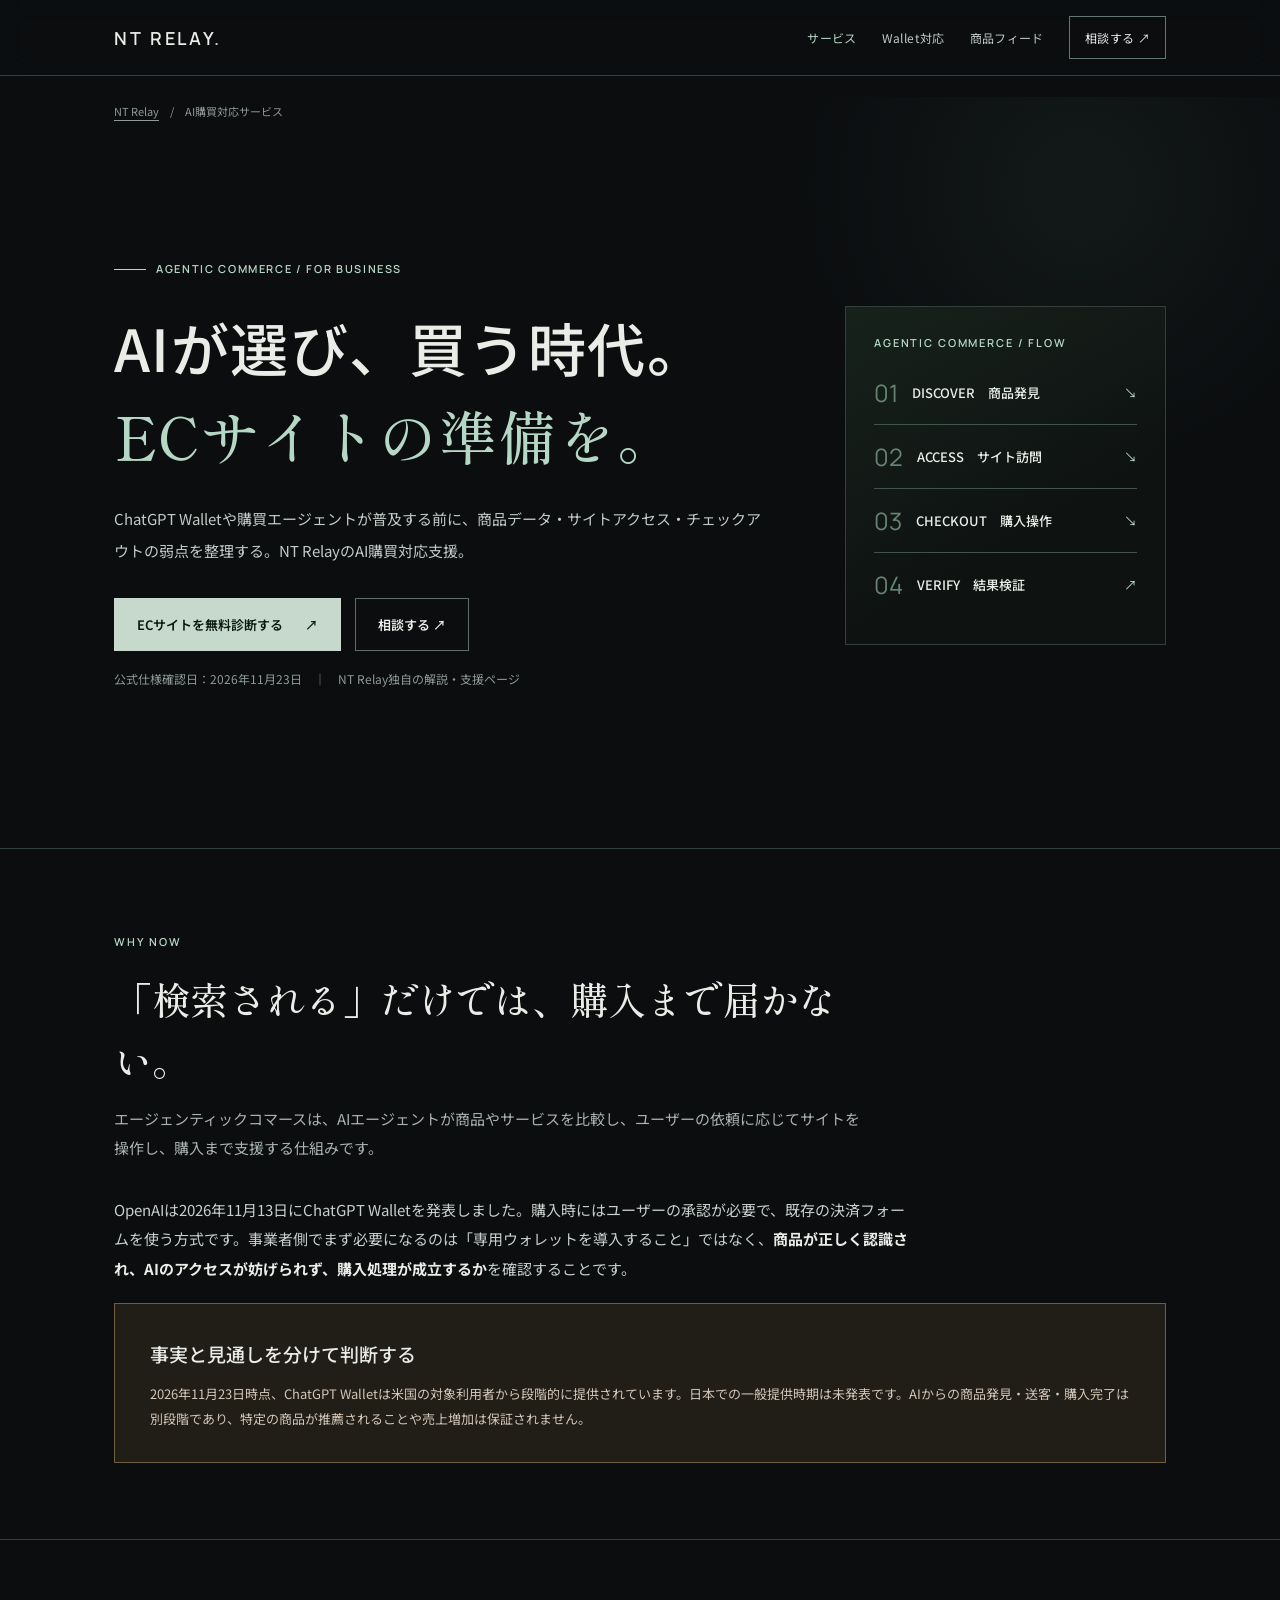
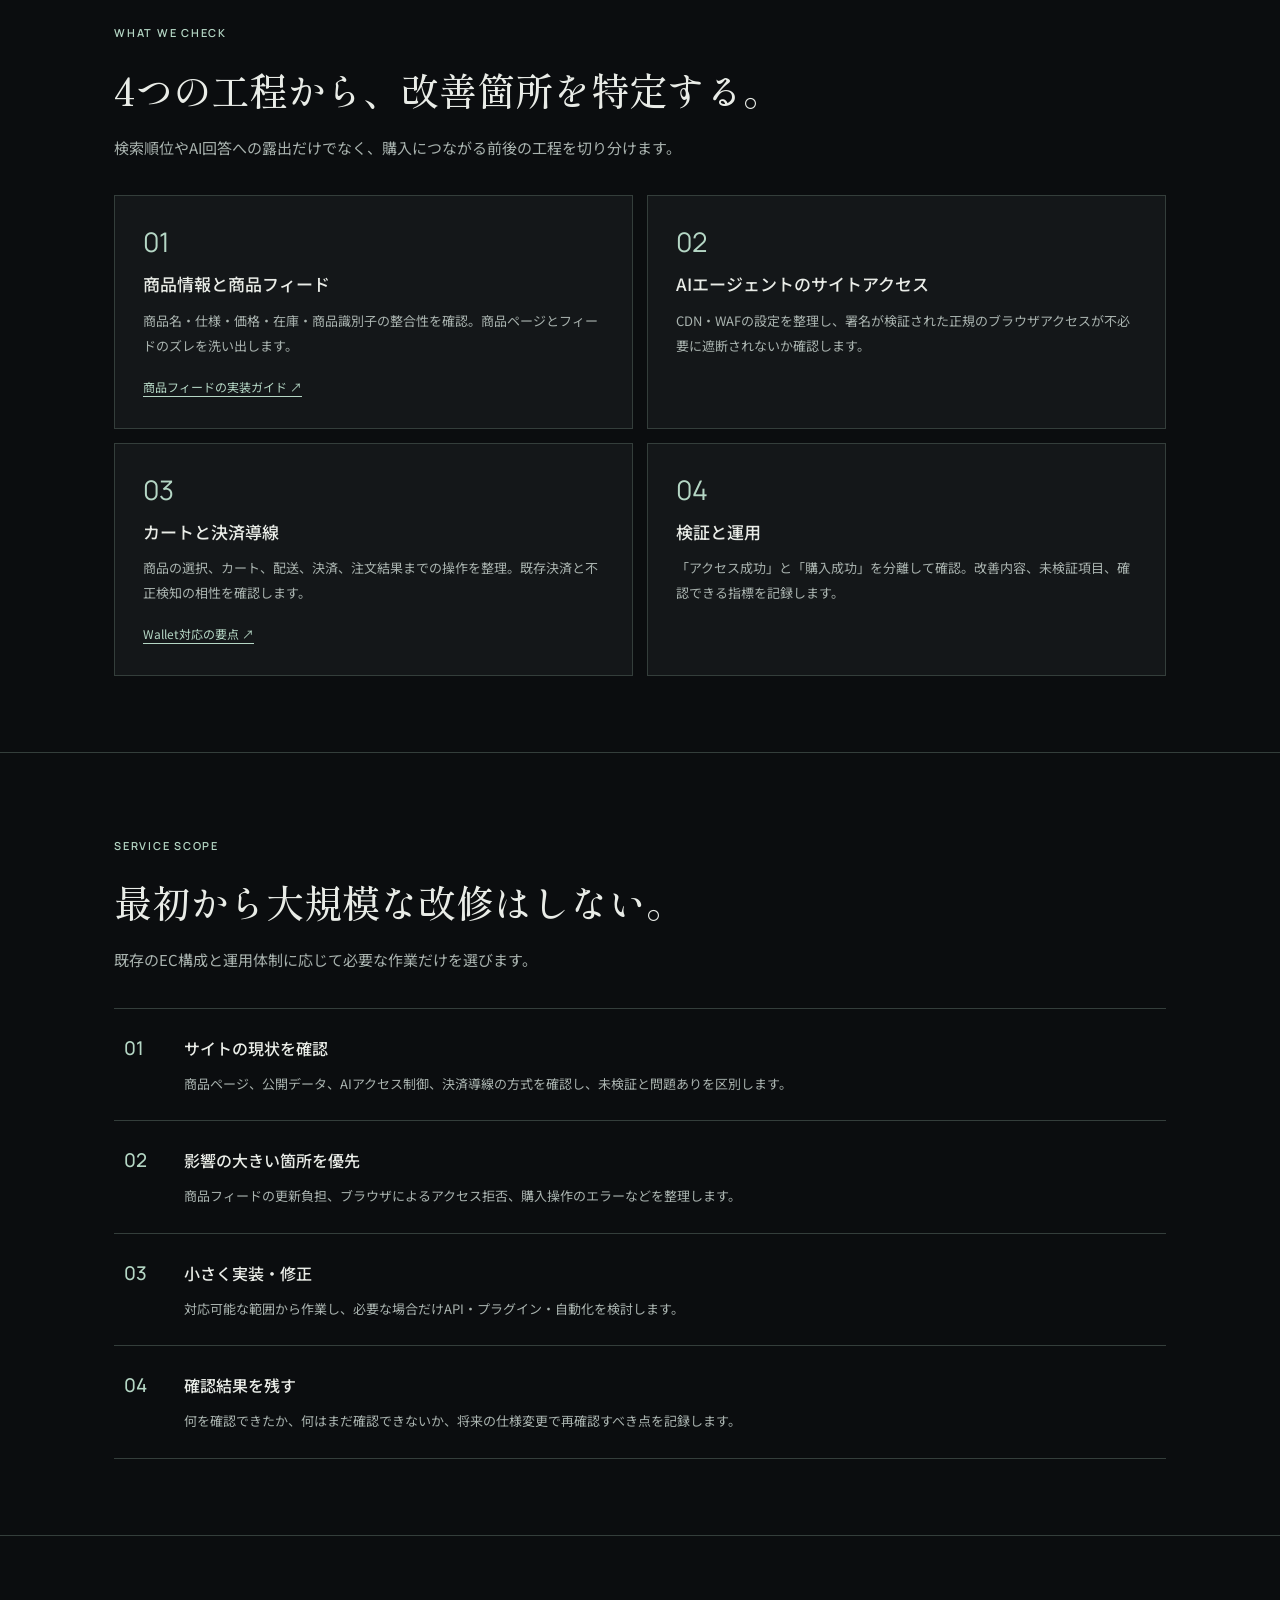
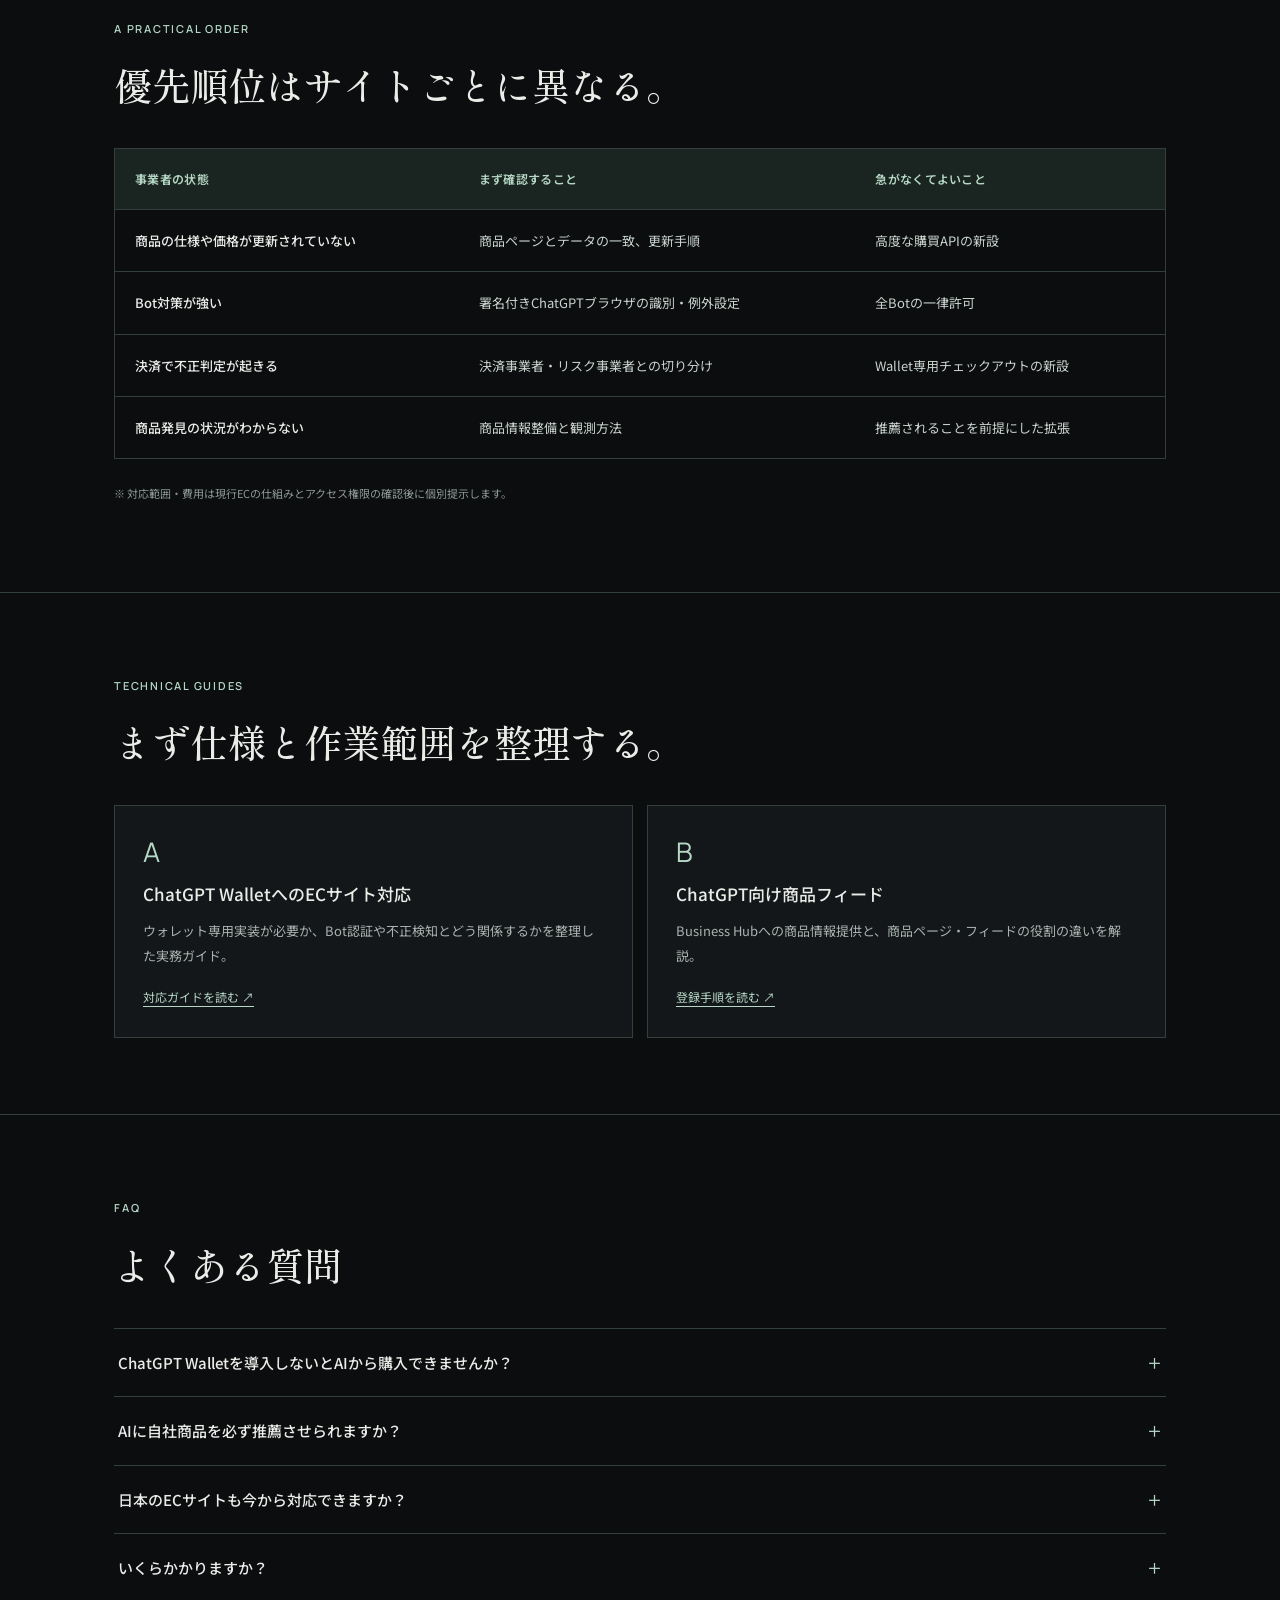
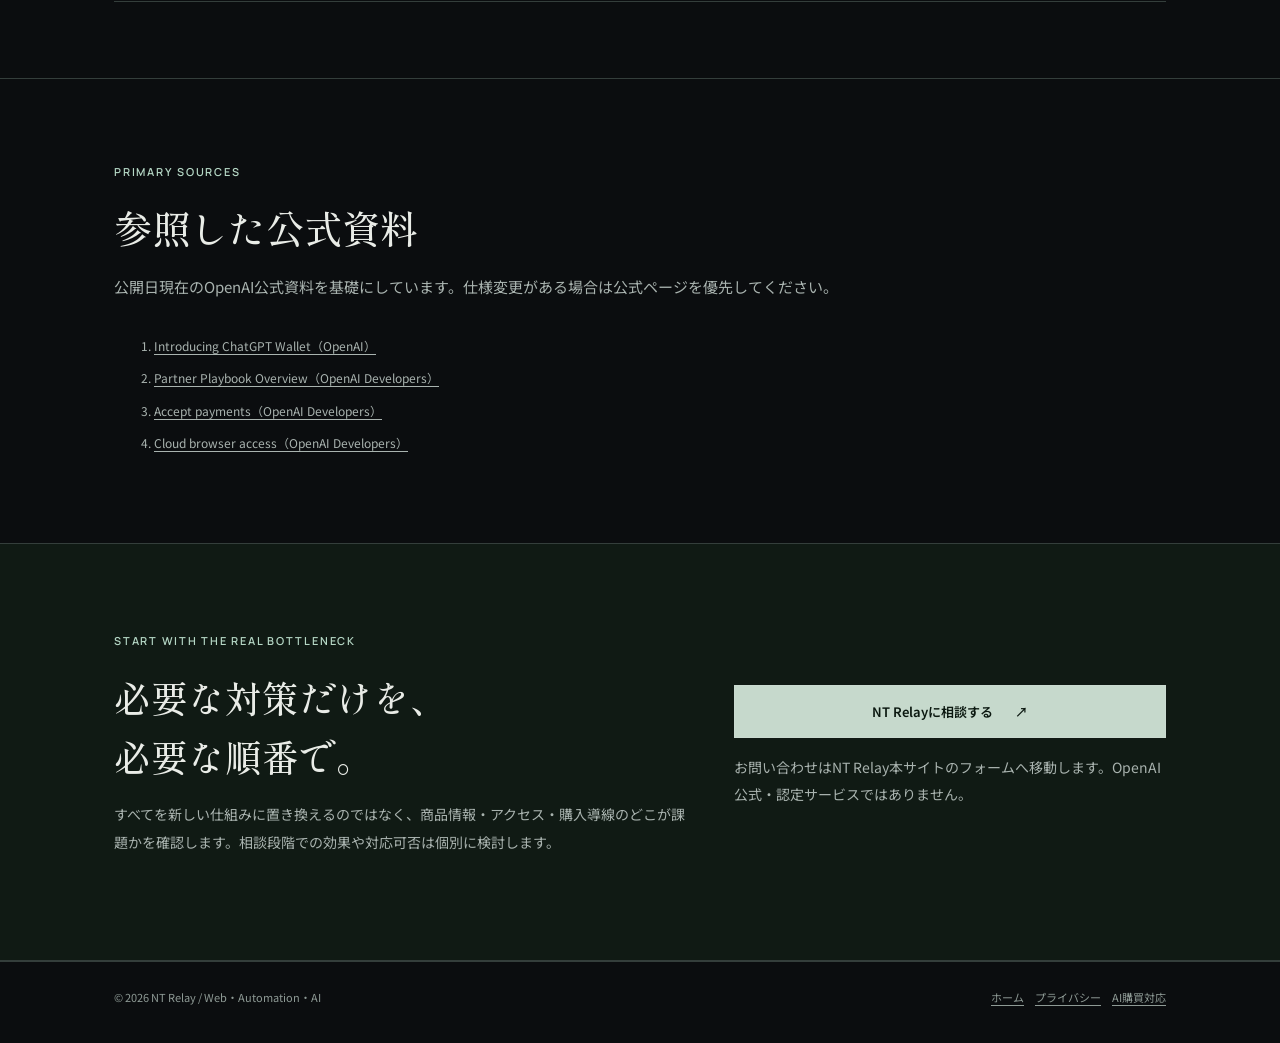
<file: agentic-commerce/index.html>
<!doctype html>
<html lang="ja">
<head>
<meta charset="utf-8">
<meta name="viewport" content="width=device-width, initial-scale=1">
<meta name="theme-color" content="#0b0d0f">
<meta name="robots" content="index,follow">
<title>エージェンティックコマース対応・AI購買導線の整備｜NT Relay</title>
<meta name="description" content="エージェンティックコマースに備えるECサイトのAI購買対応。ChatGPT Wallet、商品フィード、AIブラウザのアクセス、決済・不正検知を段階別に確認し、必要な改善を整理します。">
<link rel="canonical" href="https://ntrelay.com/agentic-commerce/">
<meta property="og:type" content="website">
<meta property="og:site_name" content="NT Relay">
<meta property="og:title" content="エージェンティックコマース対応・AI購買導線の整備｜NT Relay">
<meta property="og:description" content="エージェンティックコマースに備えるECサイトのAI購買対応。ChatGPT Wallet、商品フィード、AIブラウザのアクセス、決済・不正検知を段階別に確認し、必要な改善を整理します。">
<meta property="og:url" content="https://ntrelay.com/agentic-commerce/">
<meta name="twitter:card" content="summary">
<link rel="preconnect" href="https://fonts.googleapis.com">
<link rel="preconnect" href="https://fonts.gstatic.com" crossorigin>
<link href="https://fonts.googleapis.com/css2?family=Manrope:wght@400;500;600&family=Noto+Sans+JP:wght@400;500;600&family=Shippori+Mincho:wght@400;500&display=swap" rel="stylesheet">
<link rel="stylesheet" href="/agentic-commerce/assets/site.css">
<script type="application/ld+json">[{"@context":"https://schema.org","@type":"WebPage","name":"エージェンティックコマース対応・AI購買導線の整備｜NT Relay","url":"https://ntrelay.com/agentic-commerce/","description":"エージェンティックコマースに備えるECサイトのAI購買対応。ChatGPT Wallet、商品フィード、AIブラウザのアクセス、決済・不正検知を段階別に確認し、必要な改善を整理します。","inLanguage":"ja-JP","datePublished":"2026-11-23","dateModified":"2026-11-23","publisher":{"@type":"Organization","name":"NT Relay","url":"https://ntrelay.com/"}},{"@context":"https://schema.org","@type":"BreadcrumbList","itemListElement":[{"@type":"ListItem","position":1,"name":"NT Relay","item":"https://ntrelay.com/"},{"@type":"ListItem","position":2,"name":"AI購買対応サービス","item":"https://ntrelay.com/agentic-commerce/"}]},{"@context":"https://schema.org","@type":"Service","name":"AI購買対応・エージェンティックコマース技術診断","serviceType":"ECサイトのAI購買対応支援","provider":{"@type":"Organization","name":"NT Relay","url":"https://ntrelay.com/"},"areaServed":{"@type":"Country","name":"Japan"},"url":"https://ntrelay.com/agentic-commerce/"}]</script>
</head>
<body>
<a class="skip" href="#main">本文へ移動</a>
<header class="bar"><div class="wrap"><a href="/" class="brand" aria-label="NT Relay ホーム">NT RELAY<b>.</b></a>
<nav class="nav" aria-label="AI購買対応サイト内メニュー">
<a href="/agentic-commerce/" aria-current="page">サービス</a>
<a href="/chatgpt-wallet-ec/">Wallet対応</a>
<a href="/chatgpt-product-feed/">商品フィード</a>
<a class="nav-contact" href="/#contact">相談する ↗</a></nav></div></header>
<main id="main">
<div class="wrap"><p class="breadcrumb"><a href="/">NT Relay</a>　/　AI購買対応サービス</p></div>
<section class="hero"><div class="wrap"><div>
<span class="topline">AGENTIC COMMERCE / FOR BUSINESS</span>
<h1>AIが選び、買う時代。<br><em>ECサイトの準備を。</em></h1>
<p class="lead">ChatGPT Walletや購買エージェントが普及する前に、商品データ・サイトアクセス・チェックアウトの弱点を整理する。NT RelayのAI購買対応支援。</p>
<div class="actions"><a class="button" href="/ai-commerce-check/">ECサイトを無料診断する <span aria-hidden="true">↗</span></a><a class="button ghost" href="/#contact">相談する ↗</a></div>
<p class="note">公式仕様確認日：2026年11月23日　｜　NT Relay独自の解説・支援ページ</p>
</div><aside class="status-panel" aria-label="AI購買の4段階"><p class="mini">AGENTIC COMMERCE / FLOW</p>
<div class="flow-unit"><span class="num">01</span><strong>DISCOVER　商品発見</strong><span class="arrow">↘</span></div>
<div class="flow-unit"><span class="num">02</span><strong>ACCESS　サイト訪問</strong><span class="arrow">↘</span></div>
<div class="flow-unit"><span class="num">03</span><strong>CHECKOUT　購入操作</strong><span class="arrow">↘</span></div>
<div class="flow-unit"><span class="num">04</span><strong>VERIFY　結果検証</strong><span class="arrow">↗</span></div>
</aside></div></section>

<section id="overview"><div class="wrap">
<div class="section-head"><span class="eyebrow">WHY NOW</span><h2>「検索される」だけでは、購入まで届かない。</h2><p>エージェンティックコマースは、AIエージェントが商品やサービスを比較し、ユーザーの依頼に応じてサイトを操作し、購入まで支援する仕組みです。</p></div>
<div class="prose"><p>OpenAIは2026年11月13日にChatGPT Walletを発表しました。購入時にはユーザーの承認が必要で、既存の決済フォームを使う方式です。事業者側でまず必要になるのは「専用ウォレットを導入すること」ではなく、<strong>商品が正しく認識され、AIのアクセスが妨げられず、購入処理が成立するか</strong>を確認することです。</p></div>
<aside class="callout warning"><h3>事実と見通しを分けて判断する</h3><p>2026年11月23日時点、ChatGPT Walletは米国の対象利用者から段階的に提供されています。日本での一般提供時期は未発表です。AIからの商品発見・送客・購入完了は別段階であり、特定の商品が推薦されることや売上増加は保証されません。</p></aside></div></section>
<section id="services"><div class="wrap"><div class="section-head"><span class="eyebrow">WHAT WE CHECK</span><h2>4つの工程から、改善箇所を特定する。</h2><p>検索順位やAI回答への露出だけでなく、購入につながる前後の工程を切り分けます。</p></div>
<div class="grid">
<article class="tile"><div class="tile-num">01</div><h3>商品情報と商品フィード</h3><p>商品名・仕様・価格・在庫・商品識別子の整合性を確認。商品ページとフィードのズレを洗い出します。</p><a class="link" href="/chatgpt-product-feed/">商品フィードの実装ガイド ↗</a></article>
<article class="tile"><div class="tile-num">02</div><h3>AIエージェントのサイトアクセス</h3><p>CDN・WAFの設定を整理し、署名が検証された正規のブラウザアクセスが不必要に遮断されないか確認します。</p></article>
<article class="tile"><div class="tile-num">03</div><h3>カートと決済導線</h3><p>商品の選択、カート、配送、決済、注文結果までの操作を整理。既存決済と不正検知の相性を確認します。</p><a class="link" href="/chatgpt-wallet-ec/">Wallet対応の要点 ↗</a></article>
<article class="tile"><div class="tile-num">04</div><h3>検証と運用</h3><p>「アクセス成功」と「購入成功」を分離して確認。改善内容、未検証項目、確認できる指標を記録します。</p></article>
</div></div></section>
<section id="scope"><div class="wrap"><div class="section-head"><span class="eyebrow">SERVICE SCOPE</span><h2>最初から大規模な改修はしない。</h2><p>既存のEC構成と運用体制に応じて必要な作業だけを選びます。</p></div>
<ol class="steps"><li><strong>サイトの現状を確認</strong><p>商品ページ、公開データ、AIアクセス制御、決済導線の方式を確認し、未検証と問題ありを区別します。</p></li><li><strong>影響の大きい箇所を優先</strong><p>商品フィードの更新負担、ブラウザによるアクセス拒否、購入操作のエラーなどを整理します。</p></li><li><strong>小さく実装・修正</strong><p>対応可能な範囲から作業し、必要な場合だけAPI・プラグイン・自動化を検討します。</p></li><li><strong>確認結果を残す</strong><p>何を確認できたか、何はまだ確認できないか、将来の仕様変更で再確認すべき点を記録します。</p></li></ol></div></section>
<section id="considerations"><div class="wrap"><div class="section-head"><span class="eyebrow">A PRACTICAL ORDER</span><h2>優先順位はサイトごとに異なる。</h2></div>
<div class="table-scroll"><table><thead><tr><th>事業者の状態</th><th>まず確認すること</th><th>急がなくてよいこと</th></tr></thead><tbody>
<tr><td><strong>商品の仕様や価格が更新されていない</strong></td><td>商品ページとデータの一致、更新手順</td><td>高度な購買APIの新設</td></tr>
<tr><td><strong>Bot対策が強い</strong></td><td>署名付きChatGPTブラウザの識別・例外設定</td><td>全Botの一律許可</td></tr>
<tr><td><strong>決済で不正判定が起きる</strong></td><td>決済事業者・リスク事業者との切り分け</td><td>Wallet専用チェックアウトの新設</td></tr>
<tr><td><strong>商品発見の状況がわからない</strong></td><td>商品情報整備と観測方法</td><td>推薦されることを前提にした拡張</td></tr>
</tbody></table></div><p class="updated">※ 対応範囲・費用は現行ECの仕組みとアクセス権限の確認後に個別提示します。</p></div></section>
<section id="guides"><div class="wrap"><div class="section-head"><span class="eyebrow">TECHNICAL GUIDES</span><h2>まず仕様と作業範囲を整理する。</h2></div><div class="grid">
<article class="tile"><div class="tile-num">A</div><h3>ChatGPT WalletへのECサイト対応</h3><p>ウォレット専用実装が必要か、Bot認証や不正検知とどう関係するかを整理した実務ガイド。</p><a class="link" href="/chatgpt-wallet-ec/">対応ガイドを読む ↗</a></article>
<article class="tile"><div class="tile-num">B</div><h3>ChatGPT向け商品フィード</h3><p>Business Hubへの商品情報提供と、商品ページ・フィードの役割の違いを解説。</p><a class="link" href="/chatgpt-product-feed/">登録手順を読む ↗</a></article>
</div></div></section>
<section id="faq"><div class="wrap"><div class="section-head"><span class="eyebrow">FAQ</span><h2>よくある質問</h2></div><div class="faq"><details><summary>ChatGPT Walletを導入しないとAIから購入できませんか？</summary><p>OpenAIによれば、既存のチェックアウトと決済フォームを利用できます。Wallet専用の統合は必須ではありません。ただし、エージェントによるアクセスや不正検知が正常に動作するかは別途確認が必要です。</p></details><details><summary>AIに自社商品を必ず推薦させられますか？</summary><p>できません。フィードや商品情報の整備は、情報の正確性と発見可能性を高めるための対策ですが、推薦や掲載順位は保証されません。</p></details><details><summary>日本のECサイトも今から対応できますか？</summary><p>商品ページやフィード、セキュリティ設定などは事前に点検できます。ただし、Wallet自体は2026年11月23日時点で米国の対象利用者から段階提供であり、日本での購買成功を保証するものではありません。</p></details><details><summary>いくらかかりますか？</summary><p>対象サイトと改修範囲により必要な作業が異なるため、最初に現状と目的を確認し、作業範囲と料金を明示したうえで案内します。</p></details></div></div></section>
<section id="sources"><div class="wrap"><div class="section-head"><span class="eyebrow">PRIMARY SOURCES</span><h2>参照した公式資料</h2><p>公開日現在のOpenAI公式資料を基礎にしています。仕様変更がある場合は公式ページを優先してください。</p></div><ol class="sources"><li><a href="https://openai.com/index/introducing-chatgpt-wallet/" target="_blank" rel="noopener noreferrer">Introducing ChatGPT Wallet（OpenAI）</a></li><li><a href="https://developers.openai.com/commerce/guides/overview" target="_blank" rel="noopener noreferrer">Partner Playbook Overview（OpenAI Developers）</a></li><li><a href="https://developers.openai.com/commerce/guides/accept-payments" target="_blank" rel="noopener noreferrer">Accept payments（OpenAI Developers）</a></li><li><a href="https://developers.openai.com/commerce/agent-access" target="_blank" rel="noopener noreferrer">Cloud browser access（OpenAI Developers）</a></li></ol></div></section>

<section class="cta"><div class="wrap cta-inner"><div><span class="eyebrow">START WITH THE REAL BOTTLENECK</span><h2>必要な対策だけを、<br>必要な順番で。</h2><p>すべてを新しい仕組みに置き換えるのではなく、商品情報・アクセス・購入導線のどこが課題かを確認します。相談段階での効果や対応可否は個別に検討します。</p></div><div><a class="button" href="/#contact">NT Relayに相談する <span aria-hidden="true">↗</span></a><p class="note">お問い合わせはNT Relay本サイトのフォームへ移動します。OpenAI公式・認定サービスではありません。</p></div></div></section>
</main>
<footer class="foot"><div class="wrap foot-inner"><span>© 2026 NT Relay / Web・Automation・AI</span><span><a href="/">ホーム</a>　<a href="/privacy/">プライバシー</a>　<a href="/agentic-commerce/">AI購買対応</a></span></div></footer>
</body></html>
</file>
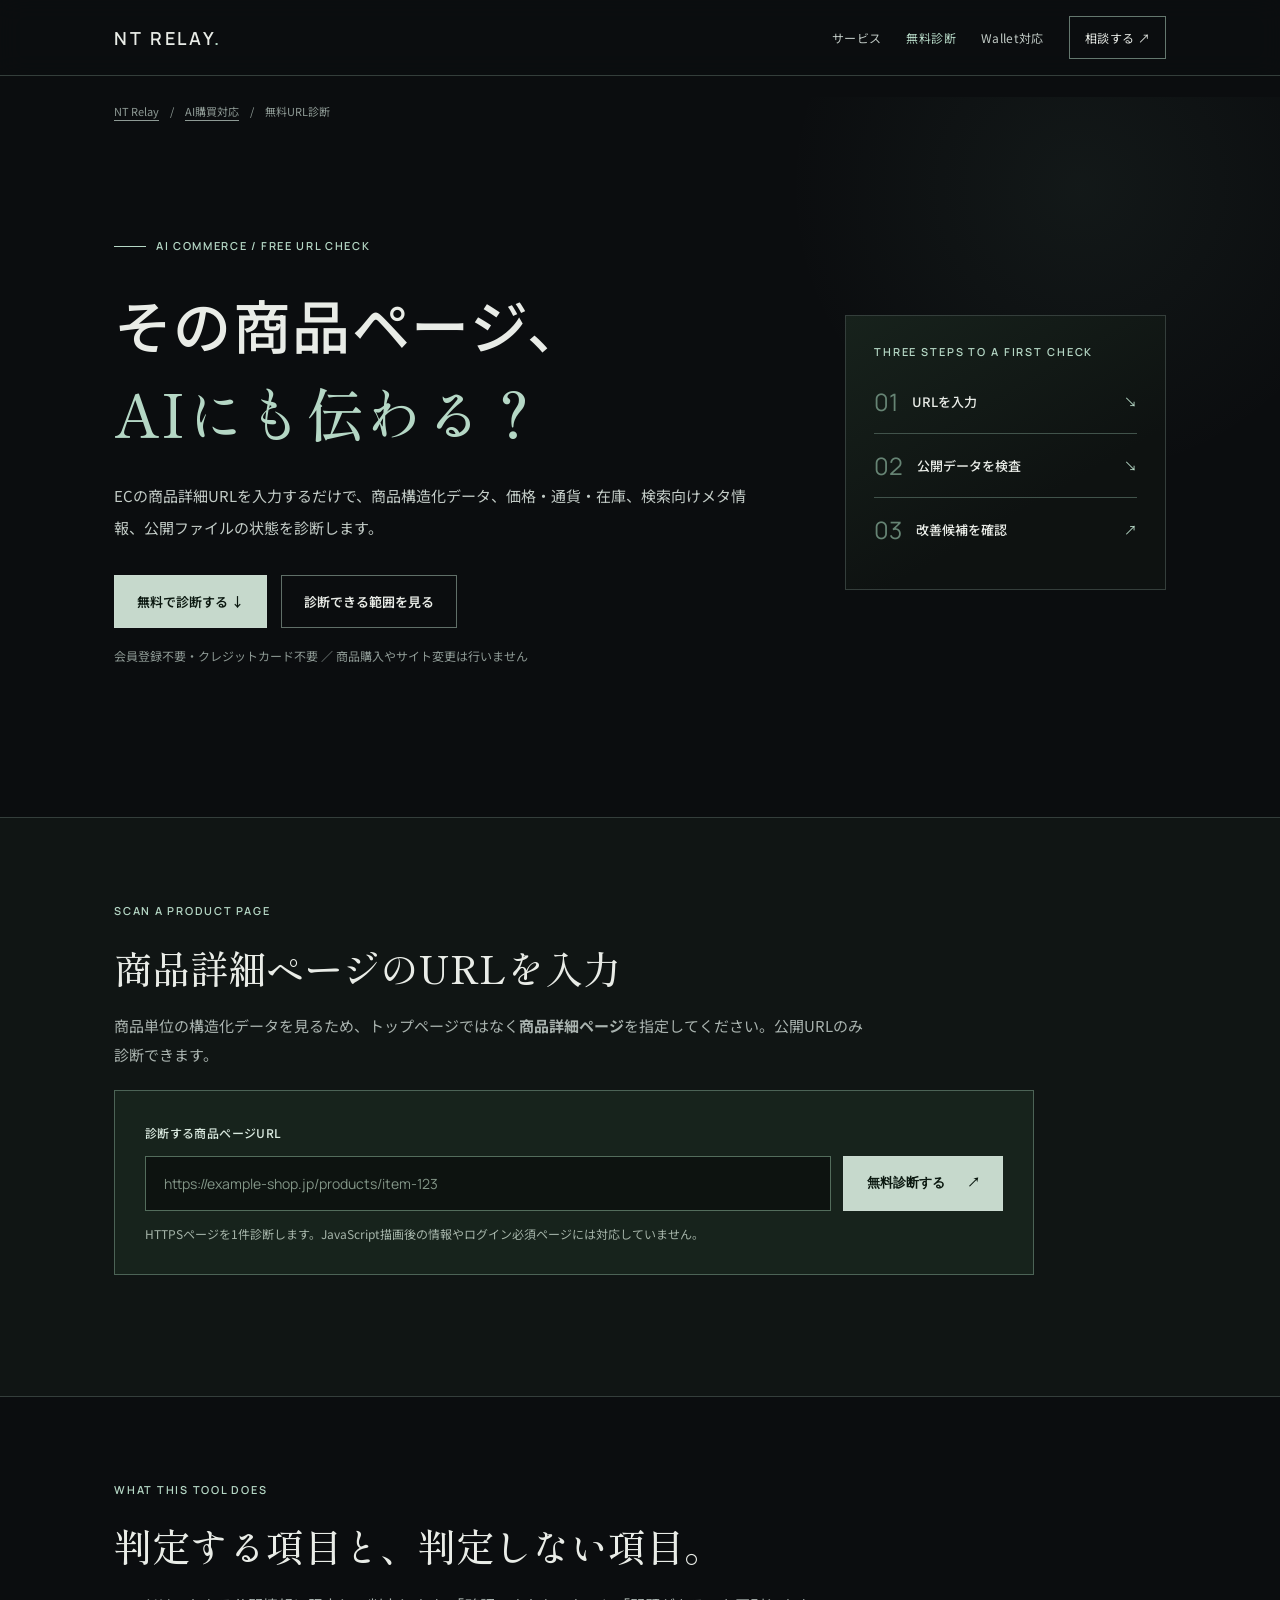
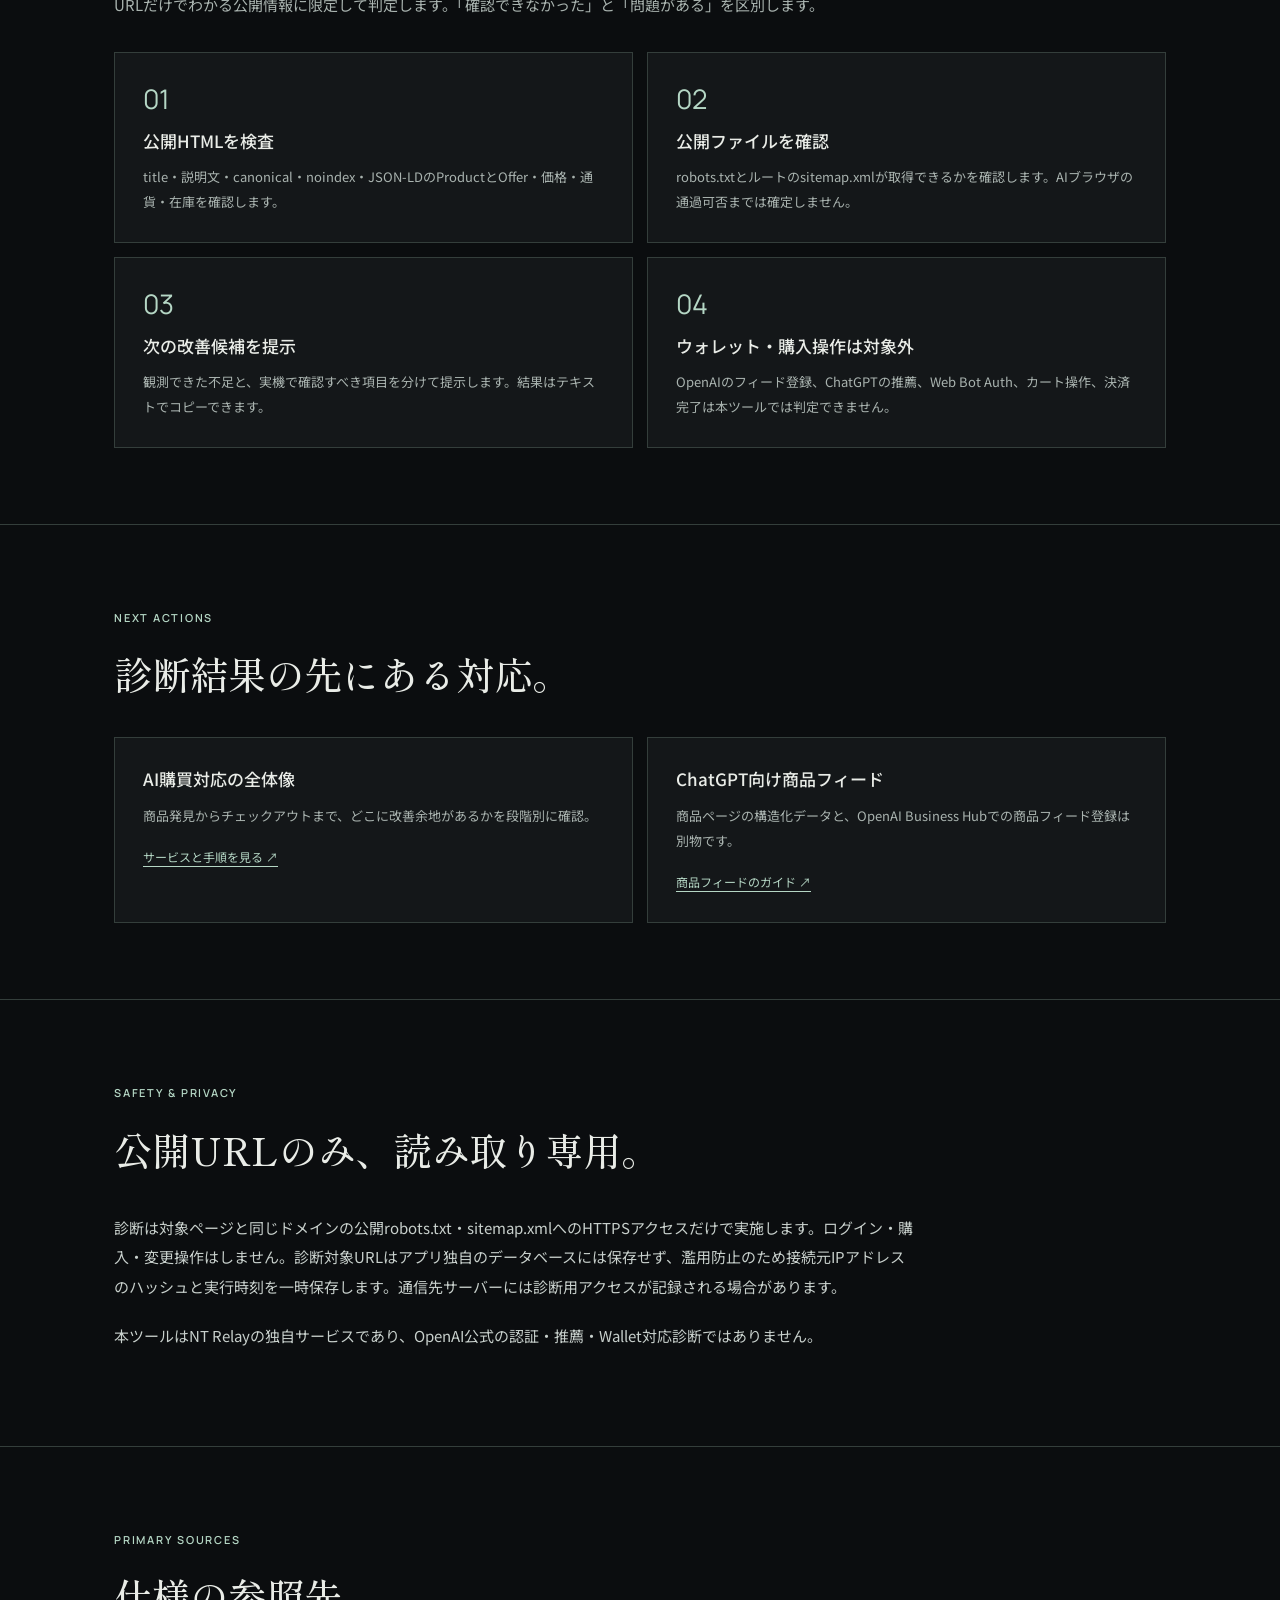
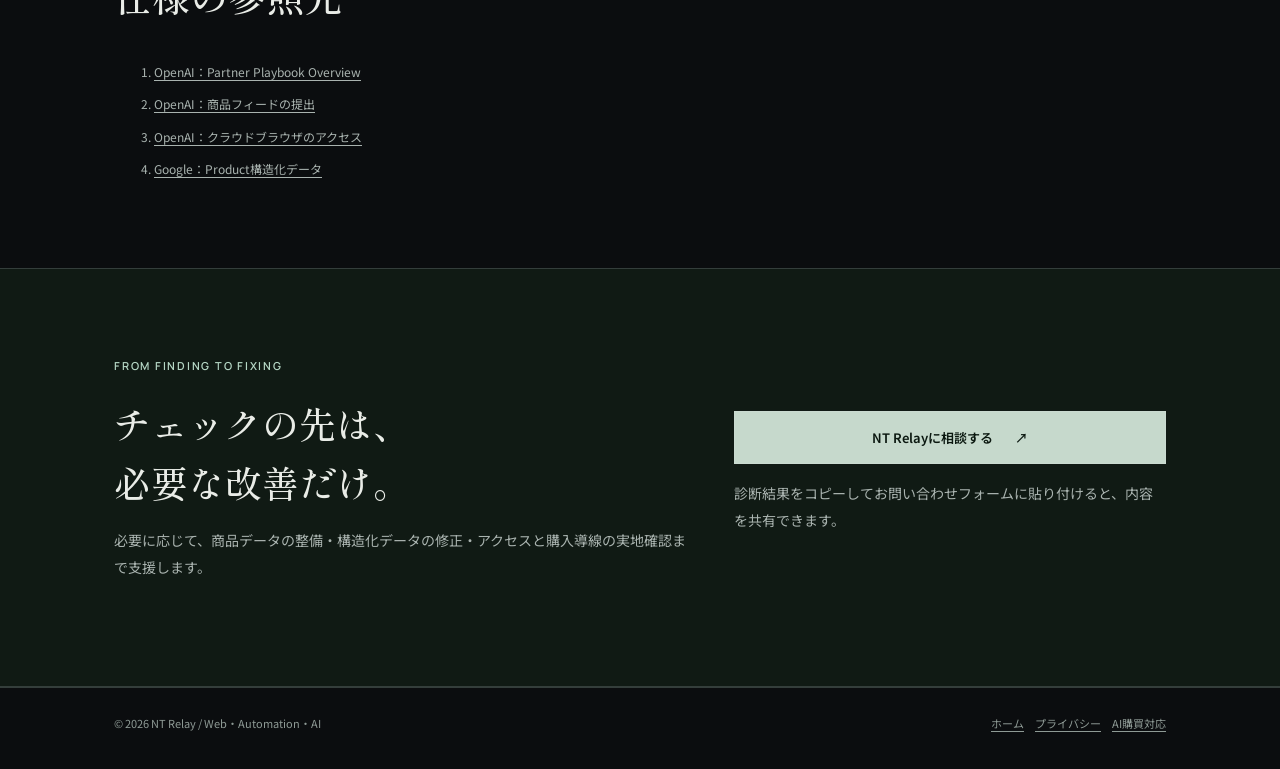
<file: ai-commerce-check/index.html>
<!doctype html>
<html lang="ja">
<head>
<meta charset="utf-8">
<meta name="viewport" content="width=device-width, initial-scale=1">
<meta name="theme-color" content="#0b0d0f">
<meta name="robots" content="index,follow">
<title>ECサイトのAI購買対応・無料URL診断｜Product構造化データをチェック｜NT Relay</title>
<meta name="description" content="ECサイトの商品詳細URLを入力するだけ。Product構造化データ、価格・通貨・在庫、noindex、robots.txt、サイトマップを無料で一次診断。ChatGPT向け商品データの改善候補を確認できます。">
<link rel="canonical" href="https://ntrelay.com/ai-commerce-check/">
<meta property="og:type" content="website">
<meta property="og:site_name" content="NT Relay">
<meta property="og:title" content="ECサイトのAI購買対応・無料URL診断｜NT Relay">
<meta property="og:description" content="商品詳細URLから、公開HTMLのProduct構造化データと機械可読性を無料で一次診断します。">
<meta property="og:url" content="https://ntrelay.com/ai-commerce-check/">
<meta name="twitter:card" content="summary">
<link rel="preconnect" href="https://fonts.googleapis.com">
<link rel="preconnect" href="https://fonts.gstatic.com" crossorigin>
<link href="https://fonts.googleapis.com/css2?family=Manrope:wght@400;500;600&family=Noto+Sans+JP:wght@400;500;600&family=Shippori+Mincho:wght@400;500&display=swap" rel="stylesheet">
<link rel="stylesheet" href="/ai-commerce-check/assets/check.css">
<script type="application/ld+json">{"@context":"https://schema.org","@type":"WebApplication","name":"ECサイトのAI購買対応・無料URL診断","url":"https://ntrelay.com/ai-commerce-check/","description":"公開商品ページのHTML構造化データと検索・アクセス準備を一次診断するツール","applicationCategory":"BusinessApplication","operatingSystem":"Web","isAccessibleForFree":true,"provider":{"@type":"Organization","name":"NT Relay","url":"https://ntrelay.com/"},"inLanguage":"ja-JP"}</script>
</head>
<body>
<a class="skip" href="#main">本文へ移動</a>
<header class="bar"><div class="wrap"><a href="/" class="brand" aria-label="NT Relay ホーム">NT RELAY<b>.</b></a>
<nav class="nav" aria-label="サイト内メニュー">
<a href="/agentic-commerce/">サービス</a>
<a href="/ai-commerce-check/" aria-current="page">無料診断</a>
<a href="/chatgpt-wallet-ec/">Wallet対応</a>
<a class="nav-contact" href="/#contact">相談する ↗</a>
</nav></div></header>
<main id="main">
<div class="wrap"><p class="breadcrumb"><a href="/">NT Relay</a>　/　<a href="/agentic-commerce/">AI購買対応</a>　/　無料URL診断</p></div>
<section class="hero check-hero"><div class="wrap"><div>
<span class="topline">AI COMMERCE / FREE URL CHECK</span>
<h1>その商品ページ、<br><em>AIにも伝わる？</em></h1>
<p class="lead">ECの商品詳細URLを入力するだけで、商品構造化データ、価格・通貨・在庫、検索向けメタ情報、公開ファイルの状態を診断します。</p>
<div class="actions"><a class="button" href="#checker">無料で診断する ↓</a><a class="button ghost" href="#scope">診断できる範囲を見る</a></div>
<p class="note">会員登録不要・クレジットカード不要 ／ 商品購入やサイト変更は行いません</p>
</div><aside class="status-panel" aria-label="診断の3段階"><p class="mini">THREE STEPS TO A FIRST CHECK</p>
<div class="flow-unit"><span class="num">01</span><strong>URLを入力</strong><span class="arrow">↘</span></div>
<div class="flow-unit"><span class="num">02</span><strong>公開データを検査</strong><span class="arrow">↘</span></div>
<div class="flow-unit"><span class="num">03</span><strong>改善候補を確認</strong><span class="arrow">↗</span></div>
</aside></div></section>
<section id="checker" class="check-section"><div class="wrap">
<div class="section-head"><span class="eyebrow">SCAN A PRODUCT PAGE</span><h2>商品詳細ページのURLを入力</h2><p>商品単位の構造化データを見るため、トップページではなく<strong>商品詳細ページ</strong>を指定してください。公開URLのみ診断できます。</p></div>
<form class="check-form" id="check-form">
<label for="target-url">診断する商品ページURL</label>
<div class="check-fields"><input id="target-url" name="url" type="text" inputmode="url" autocomplete="url" placeholder="https://example-shop.jp/products/item-123" required maxlength="2048" aria-describedby="input-note"><button type="submit" id="start-check" class="button">無料診断する <span aria-hidden="true">↗</span></button></div>
<p id="input-note" class="field-note">HTTPSページを1件診断します。JavaScript描画後の情報やログイン必須ページには対応していません。</p>
</form>
<div id="check-message" class="check-message" role="status" aria-live="polite"></div>
<section id="scan-result" class="results" hidden aria-label="診断結果">
<div class="results-head"><div><span class="eyebrow">SCAN RESULT</span><h2>一次診断の結果</h2><p class="result-domain" id="result-domain"></p><p class="field-note" id="result-time"></p></div><button class="button ghost" type="button" id="copy-result">結果をコピー</button></div>
<div class="metrics" aria-label="診断項目の内訳"><div class="metric"><strong id="metric-ok">0</strong><span>確認できた項目</span></div><div class="metric"><strong id="metric-attention">0</strong><span>改善候補</span></div><div class="metric"><strong id="metric-unknown">0</strong><span>未確認</span></div></div>
<p class="field-note">良好・改善候補の数は商品ページの公開HTMLの確認結果であり、ChatGPTへの掲載率や売上を表すスコアではありません。</p>
<div id="check-list" class="check-list"></div>
<div class="report-note"><h3>この診断では確認できないこと</h3><ul id="result-limitations"></ul></div>
<p class="result-cta"><a class="button" href="/#contact">改善内容をNT Relayに相談する <span aria-hidden="true">↗</span></a></p>
</section>
</div></section>
<section id="scope"><div class="wrap"><div class="section-head"><span class="eyebrow">WHAT THIS TOOL DOES</span><h2>判定する項目と、判定しない項目。</h2><p>URLだけでわかる公開情報に限定して判定します。「確認できなかった」と「問題がある」を区別します。</p></div>
<div class="grid"><article class="tile"><div class="tile-num">01</div><h3>公開HTMLを検査</h3><p>title・説明文・canonical・noindex・JSON-LDのProductとOffer・価格・通貨・在庫を確認します。</p></article>
<article class="tile"><div class="tile-num">02</div><h3>公開ファイルを確認</h3><p>robots.txtとルートのsitemap.xmlが取得できるかを確認します。AIブラウザの通過可否までは確定しません。</p></article>
<article class="tile"><div class="tile-num">03</div><h3>次の改善候補を提示</h3><p>観測できた不足と、実機で確認すべき項目を分けて提示します。結果はテキストでコピーできます。</p></article>
<article class="tile"><div class="tile-num">04</div><h3>ウォレット・購入操作は対象外</h3><p>OpenAIのフィード登録、ChatGPTの推薦、Web Bot Auth、カート操作、決済完了は本ツールでは判定できません。</p></article></div>
</div></section>
<section id="guide"><div class="wrap"><div class="section-head"><span class="eyebrow">NEXT ACTIONS</span><h2>診断結果の先にある対応。</h2></div><div class="grid">
<article class="tile"><h3>AI購買対応の全体像</h3><p>商品発見からチェックアウトまで、どこに改善余地があるかを段階別に確認。</p><a class="link" href="/agentic-commerce/">サービスと手順を見る ↗</a></article>
<article class="tile"><h3>ChatGPT向け商品フィード</h3><p>商品ページの構造化データと、OpenAI Business Hubでの商品フィード登録は別物です。</p><a class="link" href="/chatgpt-product-feed/">商品フィードのガイド ↗</a></article></div></div></section>
<section id="privacy"><div class="wrap"><div class="section-head"><span class="eyebrow">SAFETY & PRIVACY</span><h2>公開URLのみ、読み取り専用。</h2></div><div class="prose"><p>診断は対象ページと同じドメインの公開robots.txt・sitemap.xmlへのHTTPSアクセスだけで実施します。ログイン・購入・変更操作はしません。診断対象URLはアプリ独自のデータベースには保存せず、濫用防止のため接続元IPアドレスのハッシュと実行時刻を一時保存します。通信先サーバーには診断用アクセスが記録される場合があります。</p><p>本ツールはNT Relayの独自サービスであり、OpenAI公式の認証・推薦・Wallet対応診断ではありません。</p></div></div></section>
<section id="sources"><div class="wrap"><div class="section-head"><span class="eyebrow">PRIMARY SOURCES</span><h2>仕様の参照先</h2></div><ol class="sources"><li><a href="https://developers.openai.com/commerce/guides/overview" target="_blank" rel="noopener noreferrer">OpenAI：Partner Playbook Overview</a></li><li><a href="https://developers.openai.com/commerce/guides/submit-product-feeds" target="_blank" rel="noopener noreferrer">OpenAI：商品フィードの提出</a></li><li><a href="https://developers.openai.com/commerce/agent-access" target="_blank" rel="noopener noreferrer">OpenAI：クラウドブラウザのアクセス</a></li><li><a href="https://developers.google.com/search/docs/appearance/structured-data/product" target="_blank" rel="noopener noreferrer">Google：Product構造化データ</a></li></ol></div></section>
<section class="cta"><div class="wrap cta-inner"><div><span class="eyebrow">FROM FINDING TO FIXING</span><h2>チェックの先は、<br>必要な改善だけ。</h2><p>必要に応じて、商品データの整備・構造化データの修正・アクセスと購入導線の実地確認まで支援します。</p></div><div><a class="button" href="/#contact">NT Relayに相談する <span aria-hidden="true">↗</span></a><p class="note">診断結果をコピーしてお問い合わせフォームに貼り付けると、内容を共有できます。</p></div></div></section>
</main>
<footer class="foot"><div class="wrap foot-inner"><span>© 2026 NT Relay / Web・Automation・AI</span><span><a href="/">ホーム</a>　<a href="/privacy/">プライバシー</a>　<a href="/agentic-commerce/">AI購買対応</a></span></div></footer>
<script src="/ai-commerce-check/assets/check.js" defer></script>
</body></html>
</file>
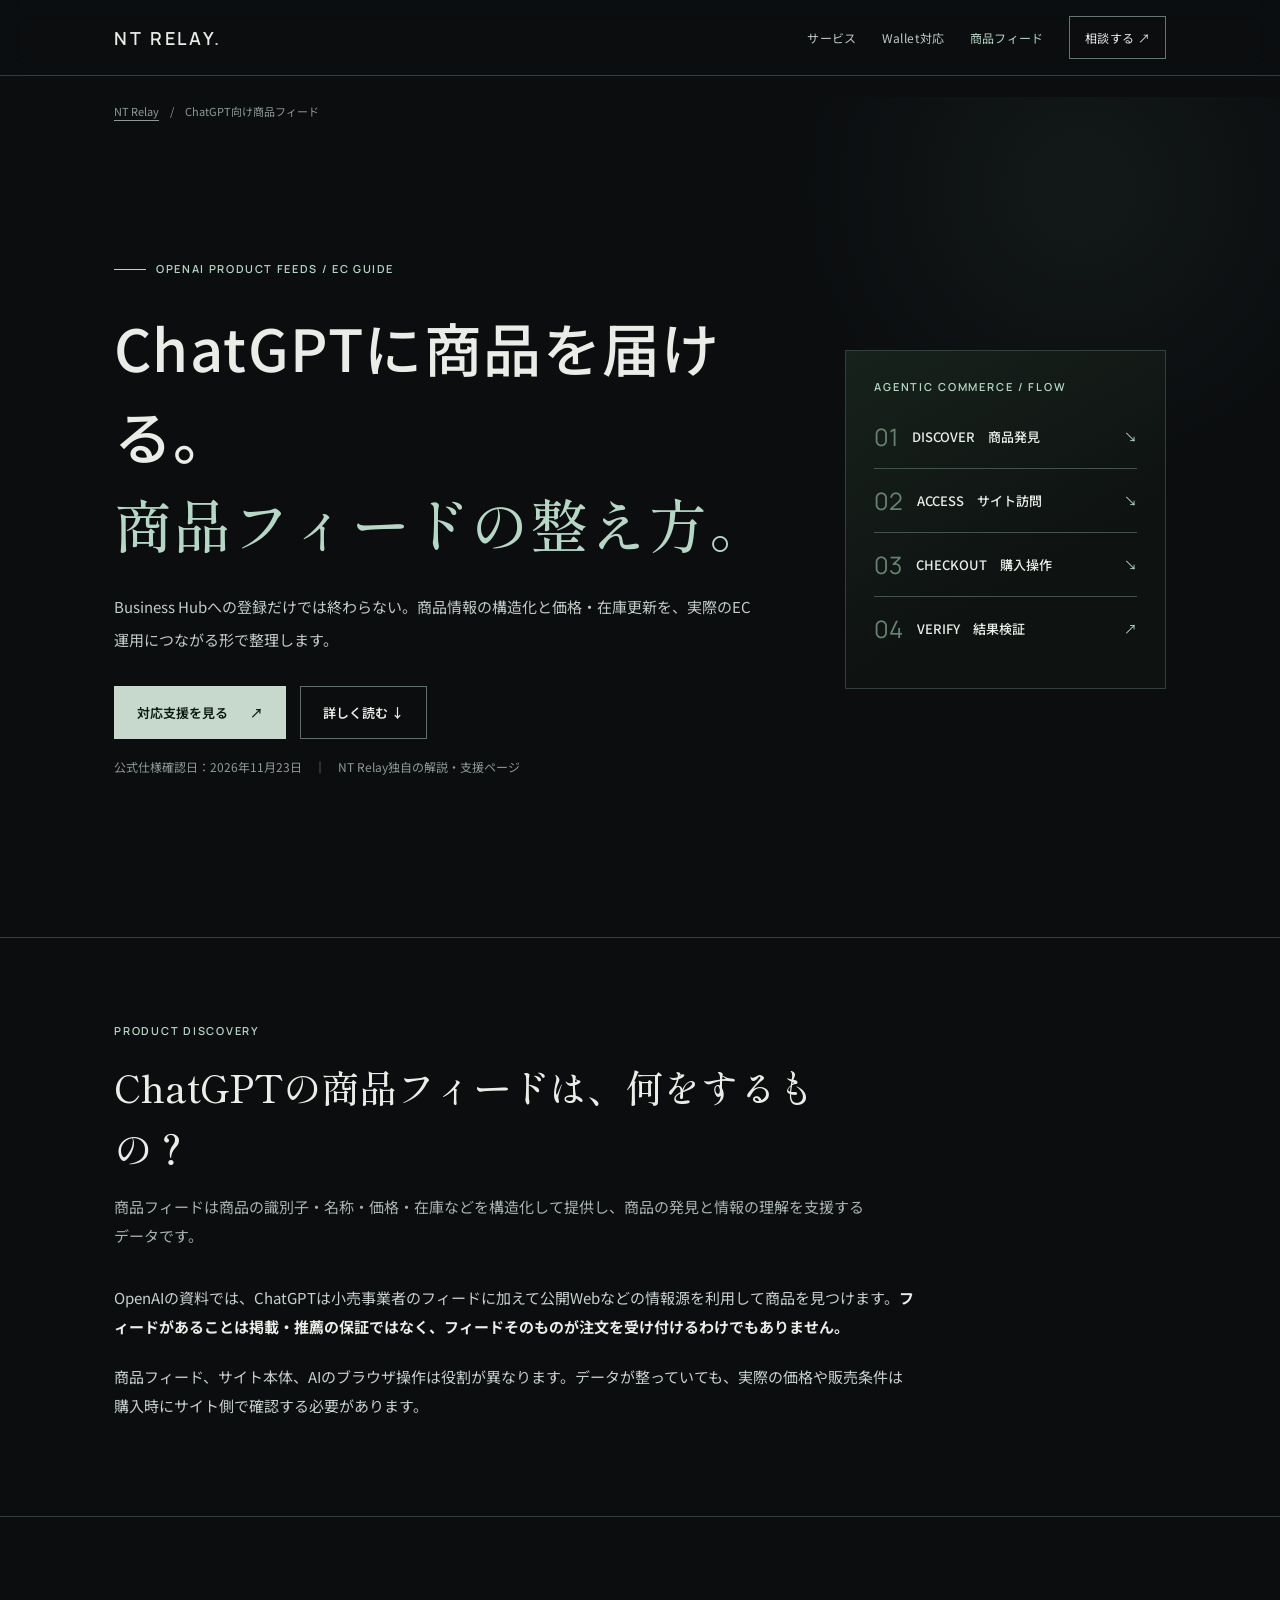
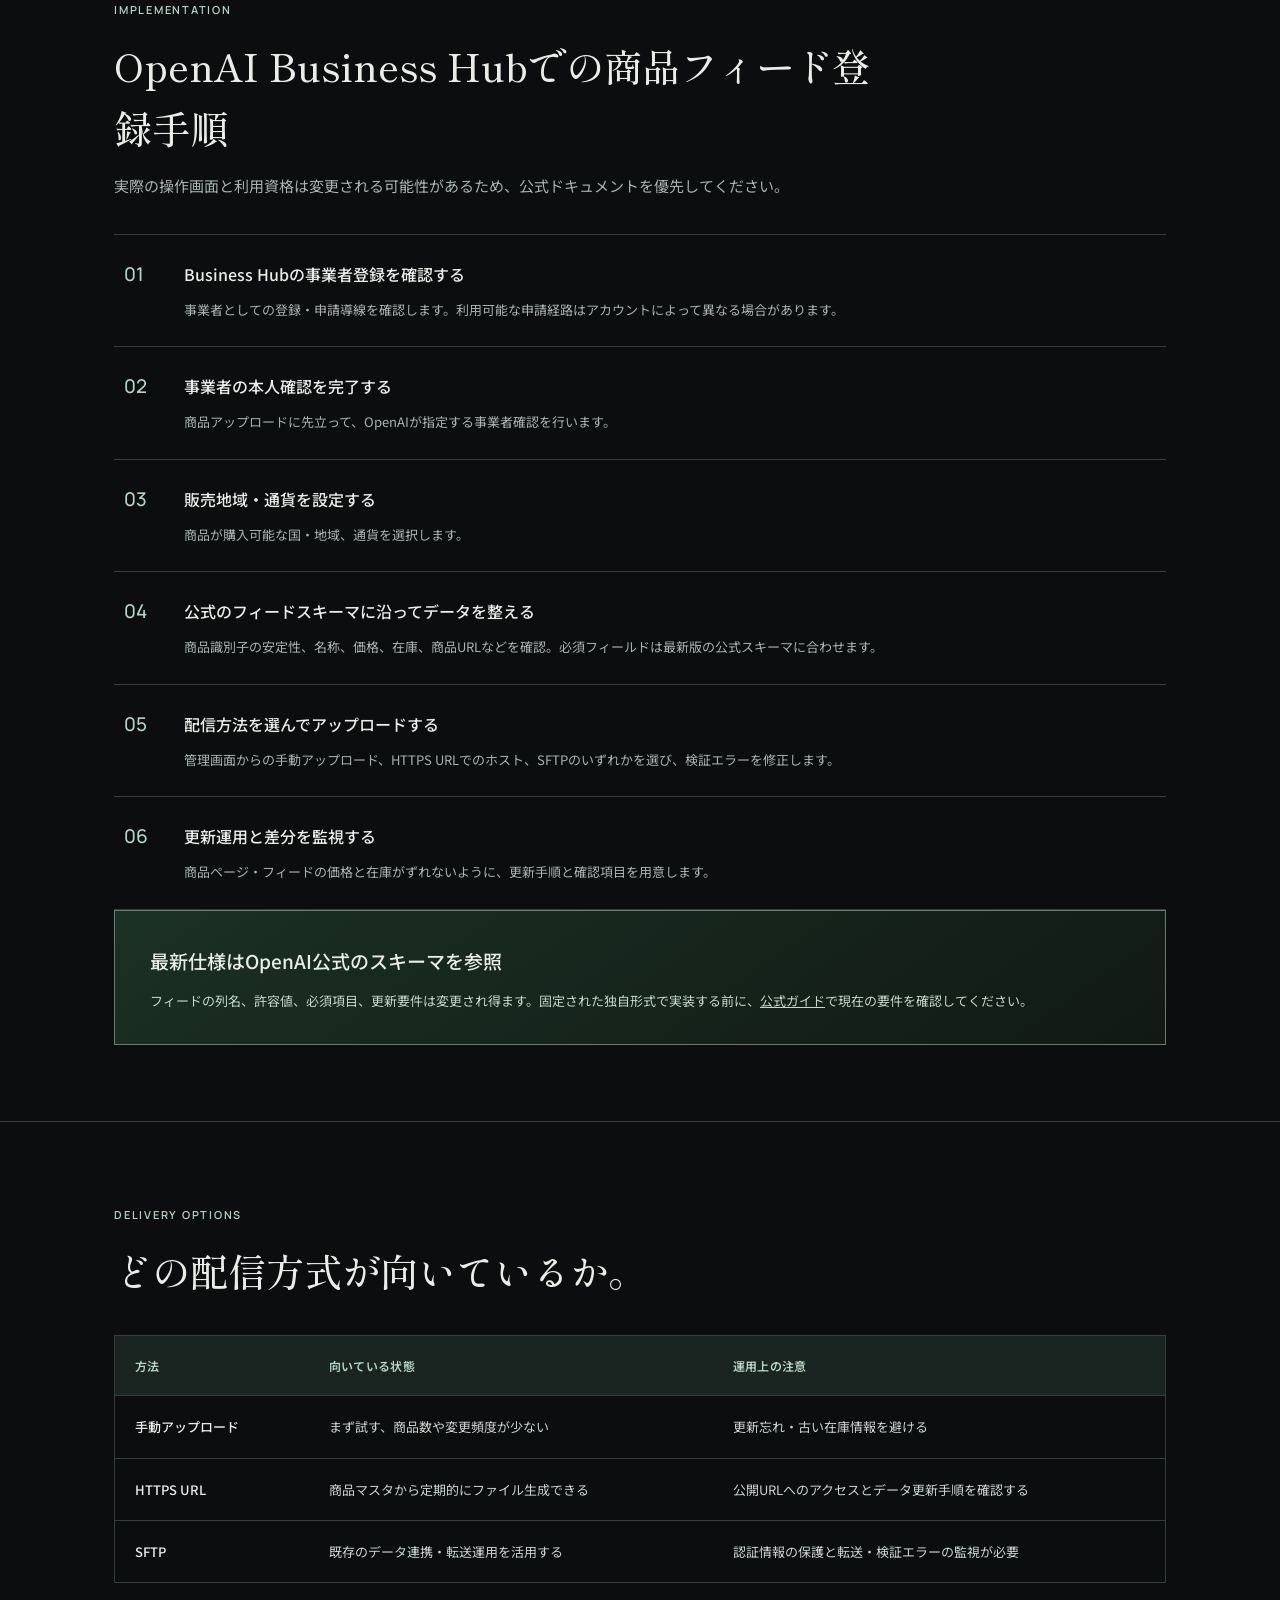
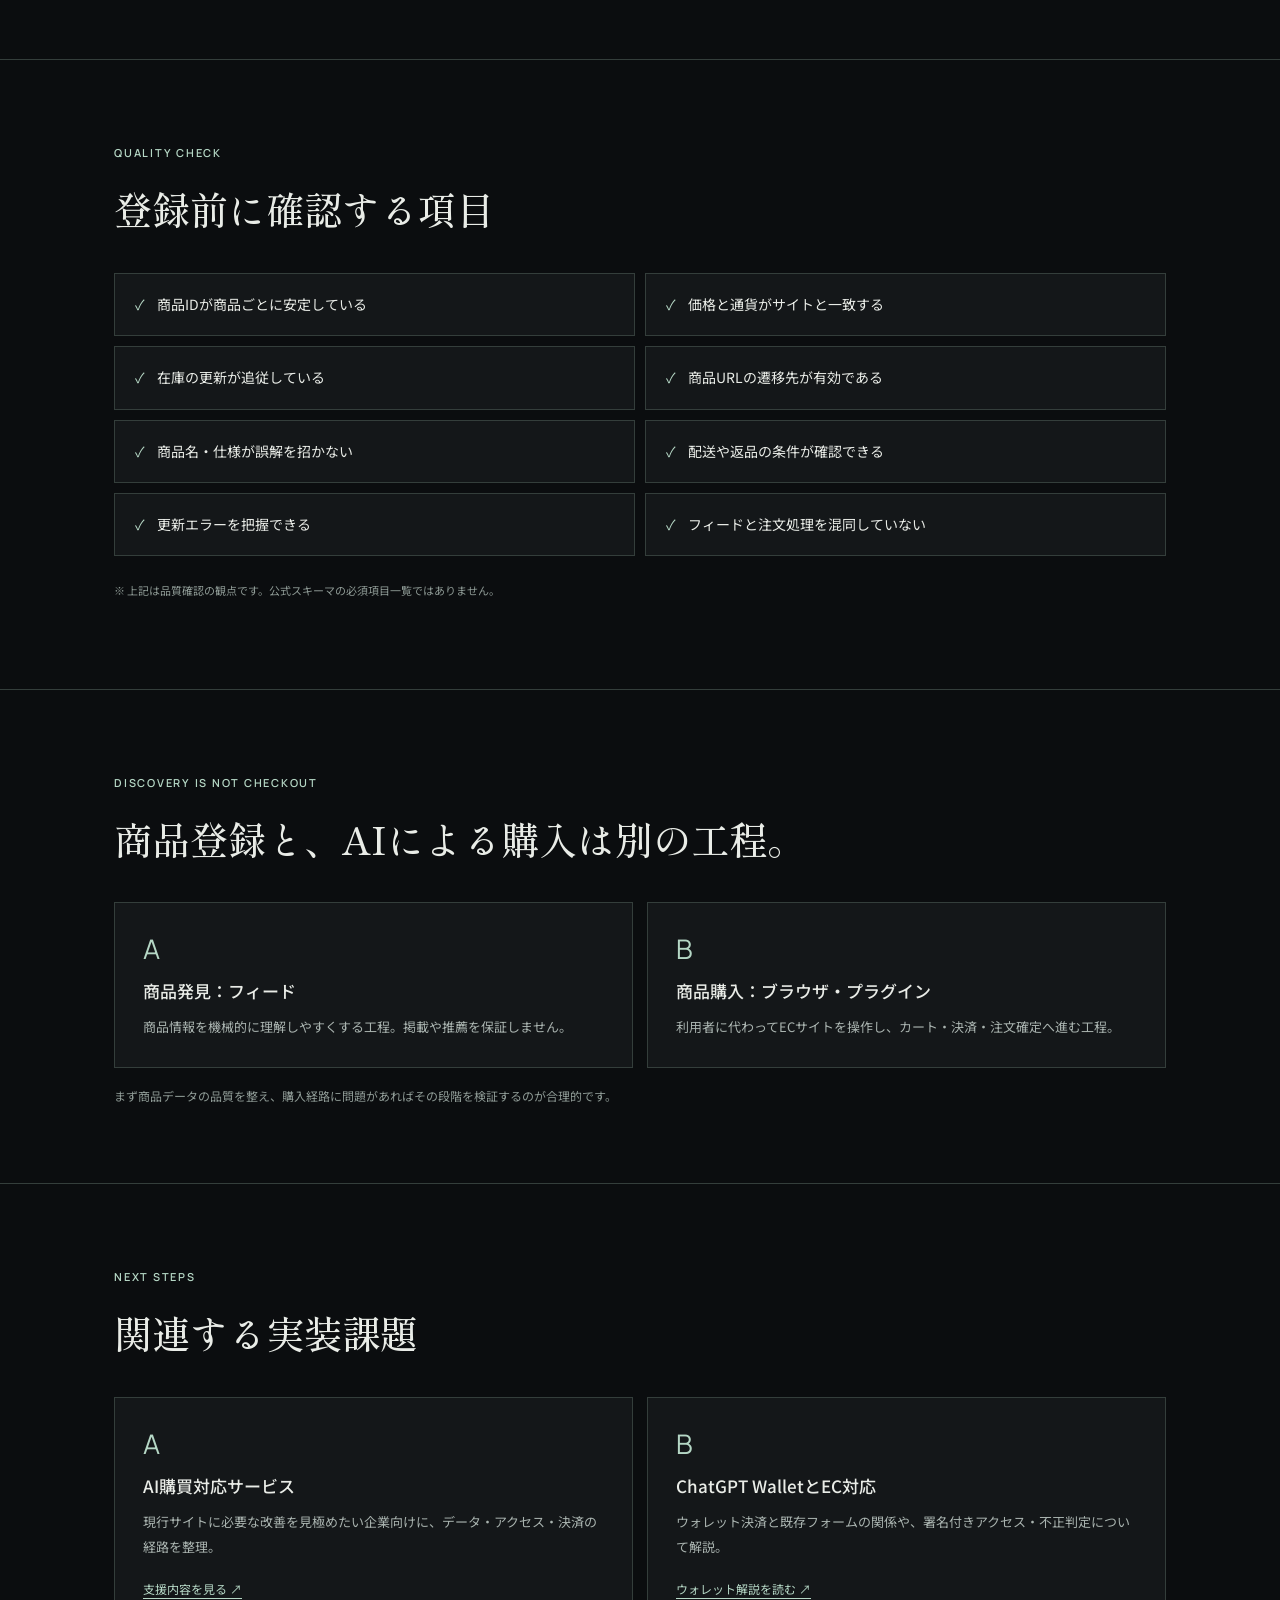
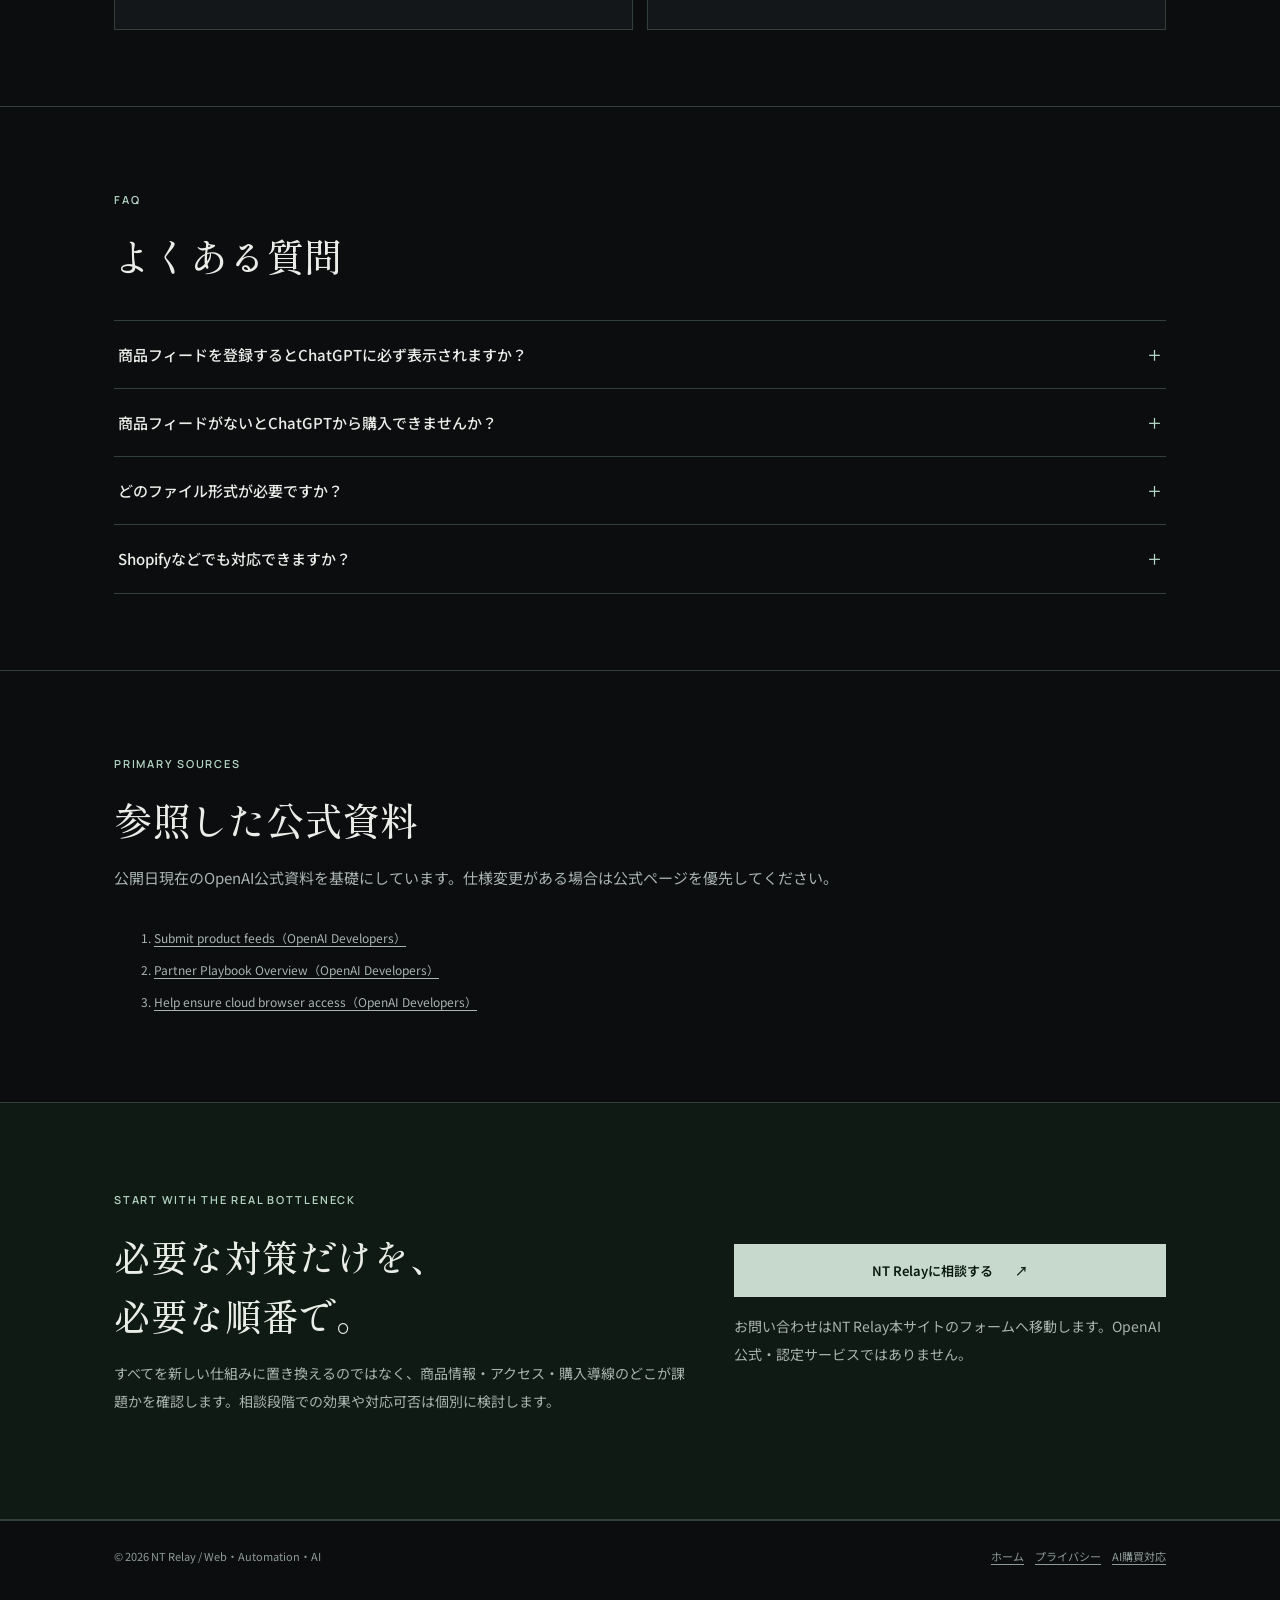
<file: chatgpt-product-feed/index.html>
<!doctype html>
<html lang="ja">
<head>
<meta charset="utf-8">
<meta name="viewport" content="width=device-width, initial-scale=1">
<meta name="theme-color" content="#0b0d0f">
<meta name="robots" content="index,follow">
<title>ChatGPTの商品フィード登録方法｜Business Hub・更新運用ガイド｜NT Relay</title>
<meta name="description" content="ChatGPTに自社商品の情報を登録するには？OpenAI Business Hubでの商品フィード登録・認証・配信方法と、価格・在庫の更新運用、AI購買との役割の違いを解説します。">
<link rel="canonical" href="https://ntrelay.com/chatgpt-product-feed/">
<meta property="og:type" content="article">
<meta property="og:site_name" content="NT Relay">
<meta property="og:title" content="ChatGPTの商品フィード登録方法｜Business Hub・更新運用ガイド｜NT Relay">
<meta property="og:description" content="ChatGPTに自社商品の情報を登録するには？OpenAI Business Hubでの商品フィード登録・認証・配信方法と、価格・在庫の更新運用、AI購買との役割の違いを解説します。">
<meta property="og:url" content="https://ntrelay.com/chatgpt-product-feed/">
<meta name="twitter:card" content="summary">
<link rel="preconnect" href="https://fonts.googleapis.com">
<link rel="preconnect" href="https://fonts.gstatic.com" crossorigin>
<link href="https://fonts.googleapis.com/css2?family=Manrope:wght@400;500;600&family=Noto+Sans+JP:wght@400;500;600&family=Shippori+Mincho:wght@400;500&display=swap" rel="stylesheet">
<link rel="stylesheet" href="/agentic-commerce/assets/site.css">
<script type="application/ld+json">[{"@context":"https://schema.org","@type":"WebPage","name":"ChatGPTの商品フィード登録方法｜Business Hub・更新運用ガイド｜NT Relay","url":"https://ntrelay.com/chatgpt-product-feed/","description":"ChatGPTに自社商品の情報を登録するには？OpenAI Business Hubでの商品フィード登録・認証・配信方法と、価格・在庫の更新運用、AI購買との役割の違いを解説します。","inLanguage":"ja-JP","datePublished":"2026-11-23","dateModified":"2026-11-23","publisher":{"@type":"Organization","name":"NT Relay","url":"https://ntrelay.com/"}},{"@context":"https://schema.org","@type":"BreadcrumbList","itemListElement":[{"@type":"ListItem","position":1,"name":"NT Relay","item":"https://ntrelay.com/"},{"@type":"ListItem","position":2,"name":"ChatGPT向け商品フィード","item":"https://ntrelay.com/chatgpt-product-feed/"}]}]</script>
</head>
<body>
<a class="skip" href="#main">本文へ移動</a>
<header class="bar"><div class="wrap"><a href="/" class="brand" aria-label="NT Relay ホーム">NT RELAY<b>.</b></a>
<nav class="nav" aria-label="AI購買対応サイト内メニュー">
<a href="/agentic-commerce/">サービス</a>
<a href="/chatgpt-wallet-ec/">Wallet対応</a>
<a href="/chatgpt-product-feed/" aria-current="page">商品フィード</a>
<a class="nav-contact" href="/#contact">相談する ↗</a></nav></div></header>
<main id="main">
<div class="wrap"><p class="breadcrumb"><a href="/">NT Relay</a>　/　ChatGPT向け商品フィード</p></div>
<section class="hero"><div class="wrap"><div>
<span class="topline">OPENAI PRODUCT FEEDS / EC GUIDE</span>
<h1>ChatGPTに商品を届ける。<br><em>商品フィードの整え方。</em></h1>
<p class="lead">Business Hubへの登録だけでは終わらない。商品情報の構造化と価格・在庫更新を、実際のEC運用につながる形で整理します。</p>
<div class="actions"><a class="button" href="/agentic-commerce/">対応支援を見る <span aria-hidden="true">↗</span></a><a class="button ghost" href="#overview">詳しく読む ↓</a></div>
<p class="note">公式仕様確認日：2026年11月23日　｜　NT Relay独自の解説・支援ページ</p>
</div><aside class="status-panel" aria-label="AI購買の4段階"><p class="mini">AGENTIC COMMERCE / FLOW</p>
<div class="flow-unit"><span class="num">01</span><strong>DISCOVER　商品発見</strong><span class="arrow">↘</span></div>
<div class="flow-unit"><span class="num">02</span><strong>ACCESS　サイト訪問</strong><span class="arrow">↘</span></div>
<div class="flow-unit"><span class="num">03</span><strong>CHECKOUT　購入操作</strong><span class="arrow">↘</span></div>
<div class="flow-unit"><span class="num">04</span><strong>VERIFY　結果検証</strong><span class="arrow">↗</span></div>
</aside></div></section>

<section id="overview"><div class="wrap"><div class="section-head"><span class="eyebrow">PRODUCT DISCOVERY</span><h2>ChatGPTの商品フィードは、何をするもの？</h2><p>商品フィードは商品の識別子・名称・価格・在庫などを構造化して提供し、商品の発見と情報の理解を支援するデータです。</p></div>
<div class="prose"><p>OpenAIの資料では、ChatGPTは小売事業者のフィードに加えて公開Webなどの情報源を利用して商品を見つけます。<strong>フィードがあることは掲載・推薦の保証ではなく、フィードそのものが注文を受け付けるわけでもありません。</strong></p><p>商品フィード、サイト本体、AIのブラウザ操作は役割が異なります。データが整っていても、実際の価格や販売条件は購入時にサイト側で確認する必要があります。</p></div></div></section>
<section id="steps"><div class="wrap"><div class="section-head"><span class="eyebrow">IMPLEMENTATION</span><h2>OpenAI Business Hubでの商品フィード登録手順</h2><p>実際の操作画面と利用資格は変更される可能性があるため、公式ドキュメントを優先してください。</p></div>
<ol class="steps">
<li><strong>Business Hubの事業者登録を確認する</strong><p>事業者としての登録・申請導線を確認します。利用可能な申請経路はアカウントによって異なる場合があります。</p></li>
<li><strong>事業者の本人確認を完了する</strong><p>商品アップロードに先立って、OpenAIが指定する事業者確認を行います。</p></li>
<li><strong>販売地域・通貨を設定する</strong><p>商品が購入可能な国・地域、通貨を選択します。</p></li>
<li><strong>公式のフィードスキーマに沿ってデータを整える</strong><p>商品識別子の安定性、名称、価格、在庫、商品URLなどを確認。必須フィールドは最新版の公式スキーマに合わせます。</p></li>
<li><strong>配信方法を選んでアップロードする</strong><p>管理画面からの手動アップロード、HTTPS URLでのホスト、SFTPのいずれかを選び、検証エラーを修正します。</p></li>
<li><strong>更新運用と差分を監視する</strong><p>商品ページ・フィードの価格と在庫がずれないように、更新手順と確認項目を用意します。</p></li>
</ol><div class="callout"><h3>最新仕様はOpenAI公式のスキーマを参照</h3><p>フィードの列名、許容値、必須項目、更新要件は変更され得ます。固定された独自形式で実装する前に、<a style="text-decoration:underline" href="https://developers.openai.com/commerce/guides/submit-product-feeds" target="_blank" rel="noopener noreferrer">公式ガイド</a>で現在の要件を確認してください。</p></div></div></section>
<section id="delivery"><div class="wrap"><div class="section-head"><span class="eyebrow">DELIVERY OPTIONS</span><h2>どの配信方式が向いているか。</h2></div>
<div class="table-scroll"><table><thead><tr><th>方法</th><th>向いている状態</th><th>運用上の注意</th></tr></thead><tbody>
<tr><td><strong>手動アップロード</strong></td><td>まず試す、商品数や変更頻度が少ない</td><td>更新忘れ・古い在庫情報を避ける</td></tr>
<tr><td><strong>HTTPS URL</strong></td><td>商品マスタから定期的にファイル生成できる</td><td>公開URLへのアクセスとデータ更新手順を確認する</td></tr>
<tr><td><strong>SFTP</strong></td><td>既存のデータ連携・転送運用を活用する</td><td>認証情報の保護と転送・検証エラーの監視が必要</td></tr>
</tbody></table></div></div></section>
<section id="check"><div class="wrap"><div class="section-head"><span class="eyebrow">QUALITY CHECK</span><h2>登録前に確認する項目</h2></div>
<ul class="checklist"><li>商品IDが商品ごとに安定している</li><li>価格と通貨がサイトと一致する</li><li>在庫の更新が追従している</li><li>商品URLの遷移先が有効である</li><li>商品名・仕様が誤解を招かない</li><li>配送や返品の条件が確認できる</li><li>更新エラーを把握できる</li><li>フィードと注文処理を混同していない</li></ul><p class="updated">※ 上記は品質確認の観点です。公式スキーマの必須項目一覧ではありません。</p></div></section>
<section id="relation"><div class="wrap"><div class="section-head"><span class="eyebrow">DISCOVERY IS NOT CHECKOUT</span><h2>商品登録と、AIによる購入は別の工程。</h2></div>
<div class="grid">
<article class="tile"><div class="tile-num">A</div><h3>商品発見：フィード</h3><p>商品情報を機械的に理解しやすくする工程。掲載や推薦を保証しません。</p></article>
<article class="tile"><div class="tile-num">B</div><h3>商品購入：ブラウザ・プラグイン</h3><p>利用者に代わってECサイトを操作し、カート・決済・注文確定へ進む工程。</p></article>
</div><p class="note">まず商品データの品質を整え、購入経路に問題があればその段階を検証するのが合理的です。</p></div></section>
<section id="related"><div class="wrap"><div class="section-head"><span class="eyebrow">NEXT STEPS</span><h2>関連する実装課題</h2></div><div class="grid">
<article class="tile"><div class="tile-num">A</div><h3>AI購買対応サービス</h3><p>現行サイトに必要な改善を見極めたい企業向けに、データ・アクセス・決済の経路を整理。</p><a class="link" href="/agentic-commerce/">支援内容を見る ↗</a></article>
<article class="tile"><div class="tile-num">B</div><h3>ChatGPT WalletとEC対応</h3><p>ウォレット決済と既存フォームの関係や、署名付きアクセス・不正判定について解説。</p><a class="link" href="/chatgpt-wallet-ec/">ウォレット解説を読む ↗</a></article>
</div></div></section>
<section id="faq"><div class="wrap"><div class="section-head"><span class="eyebrow">FAQ</span><h2>よくある質問</h2></div><div class="faq"><details><summary>商品フィードを登録するとChatGPTに必ず表示されますか？</summary><p>保証されません。商品フィードは発見と理解のための情報源の一つです。検索や比較の結果はユーザーの質問や複数の情報源によって変わります。</p></details><details><summary>商品フィードがないとChatGPTから購入できませんか？</summary><p>必須ではありません。OpenAIのクラウドブラウザによるサイト操作はフィード登録と別の機能です。</p></details><details><summary>どのファイル形式が必要ですか？</summary><p>OpenAIの公式ガイドおよびフィードスキーマを参照してください。ここでは変更されやすい項目一覧を固定せず、現在の規格確認を推奨します。</p></details><details><summary>Shopifyなどでも対応できますか？</summary><p>既存の商品データの取り出し方法や運用環境によります。プラットフォーム名だけでは対応可否を判断できないため、商品マスタの取得・更新経路を確認します。</p></details></div></div></section>
<section id="sources"><div class="wrap"><div class="section-head"><span class="eyebrow">PRIMARY SOURCES</span><h2>参照した公式資料</h2><p>公開日現在のOpenAI公式資料を基礎にしています。仕様変更がある場合は公式ページを優先してください。</p></div><ol class="sources"><li><a href="https://developers.openai.com/commerce/guides/submit-product-feeds" target="_blank" rel="noopener noreferrer">Submit product feeds（OpenAI Developers）</a></li><li><a href="https://developers.openai.com/commerce/guides/overview" target="_blank" rel="noopener noreferrer">Partner Playbook Overview（OpenAI Developers）</a></li><li><a href="https://developers.openai.com/commerce/agent-access" target="_blank" rel="noopener noreferrer">Help ensure cloud browser access（OpenAI Developers）</a></li></ol></div></section>

<section class="cta"><div class="wrap cta-inner"><div><span class="eyebrow">START WITH THE REAL BOTTLENECK</span><h2>必要な対策だけを、<br>必要な順番で。</h2><p>すべてを新しい仕組みに置き換えるのではなく、商品情報・アクセス・購入導線のどこが課題かを確認します。相談段階での効果や対応可否は個別に検討します。</p></div><div><a class="button" href="/#contact">NT Relayに相談する <span aria-hidden="true">↗</span></a><p class="note">お問い合わせはNT Relay本サイトのフォームへ移動します。OpenAI公式・認定サービスではありません。</p></div></div></section>
</main>
<footer class="foot"><div class="wrap foot-inner"><span>© 2026 NT Relay / Web・Automation・AI</span><span><a href="/">ホーム</a>　<a href="/privacy/">プライバシー</a>　<a href="/agentic-commerce/">AI購買対応</a></span></div></footer>
</body></html>
</file>
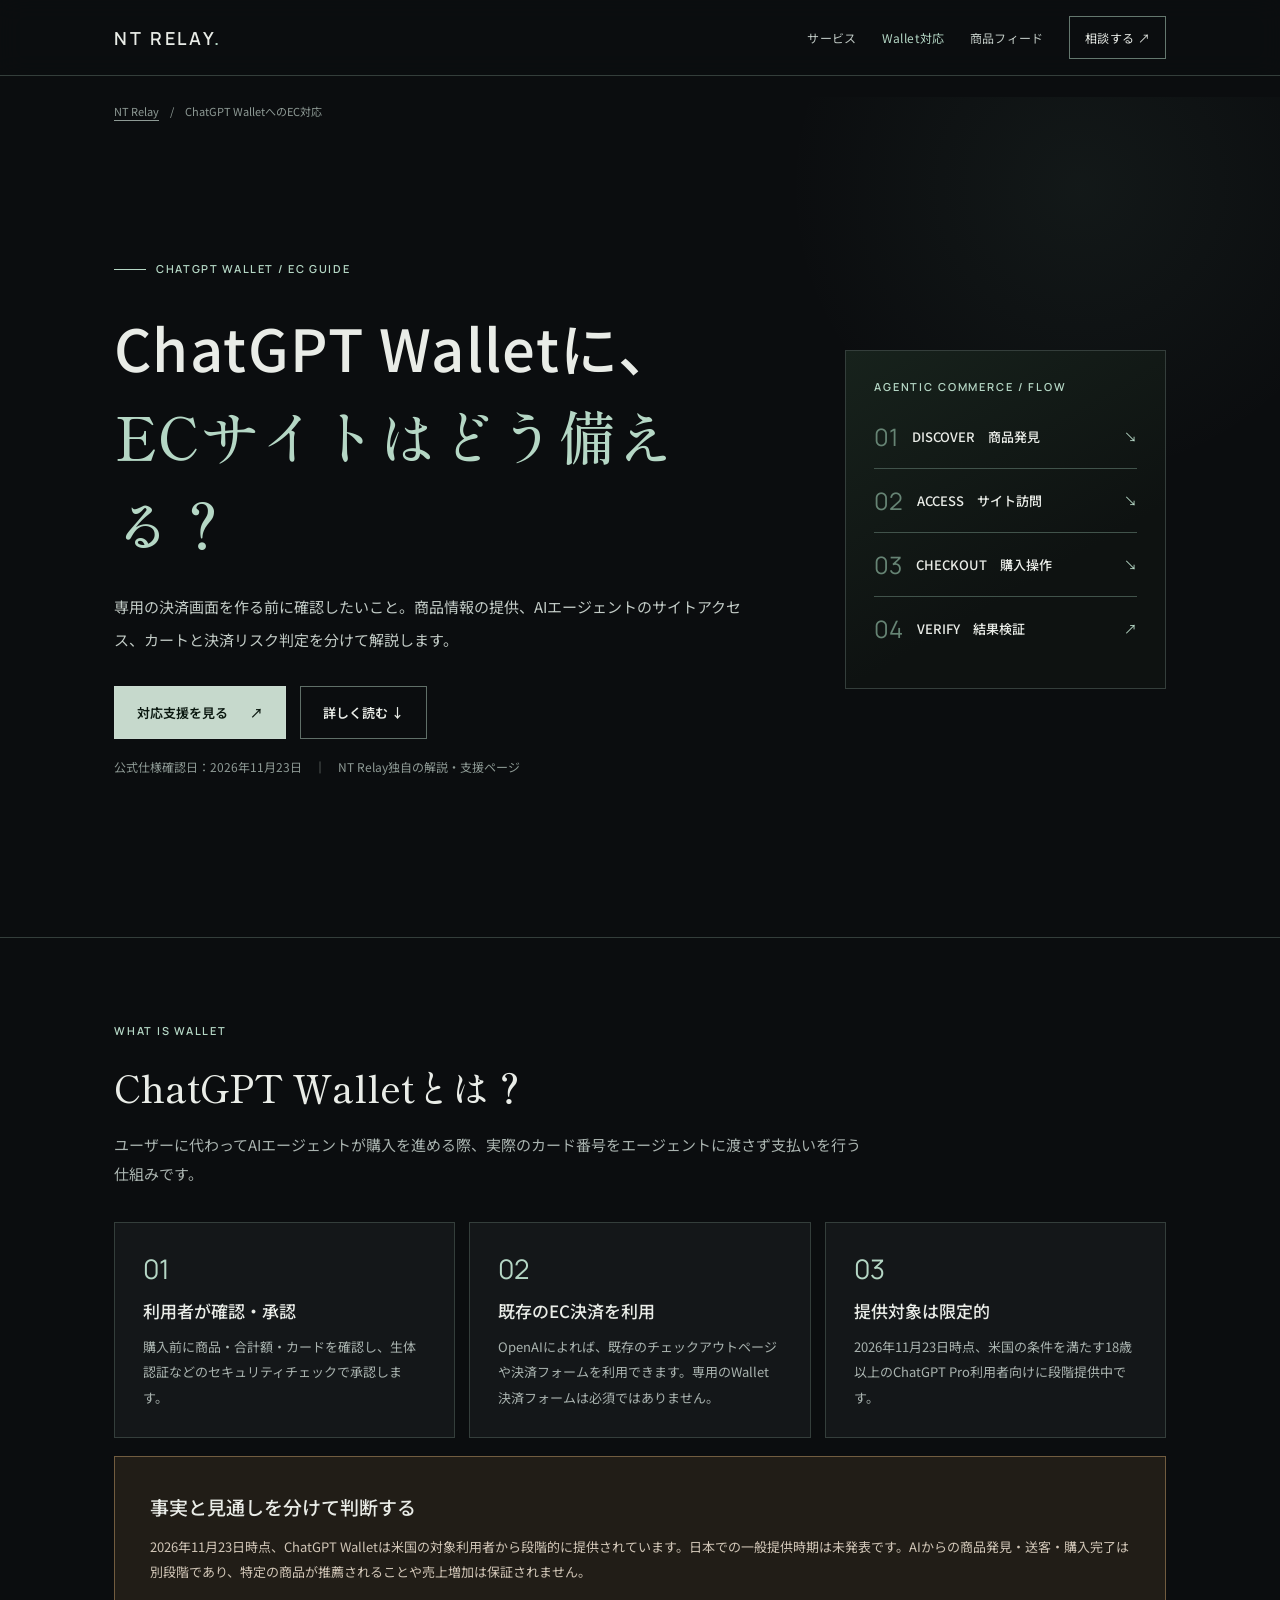
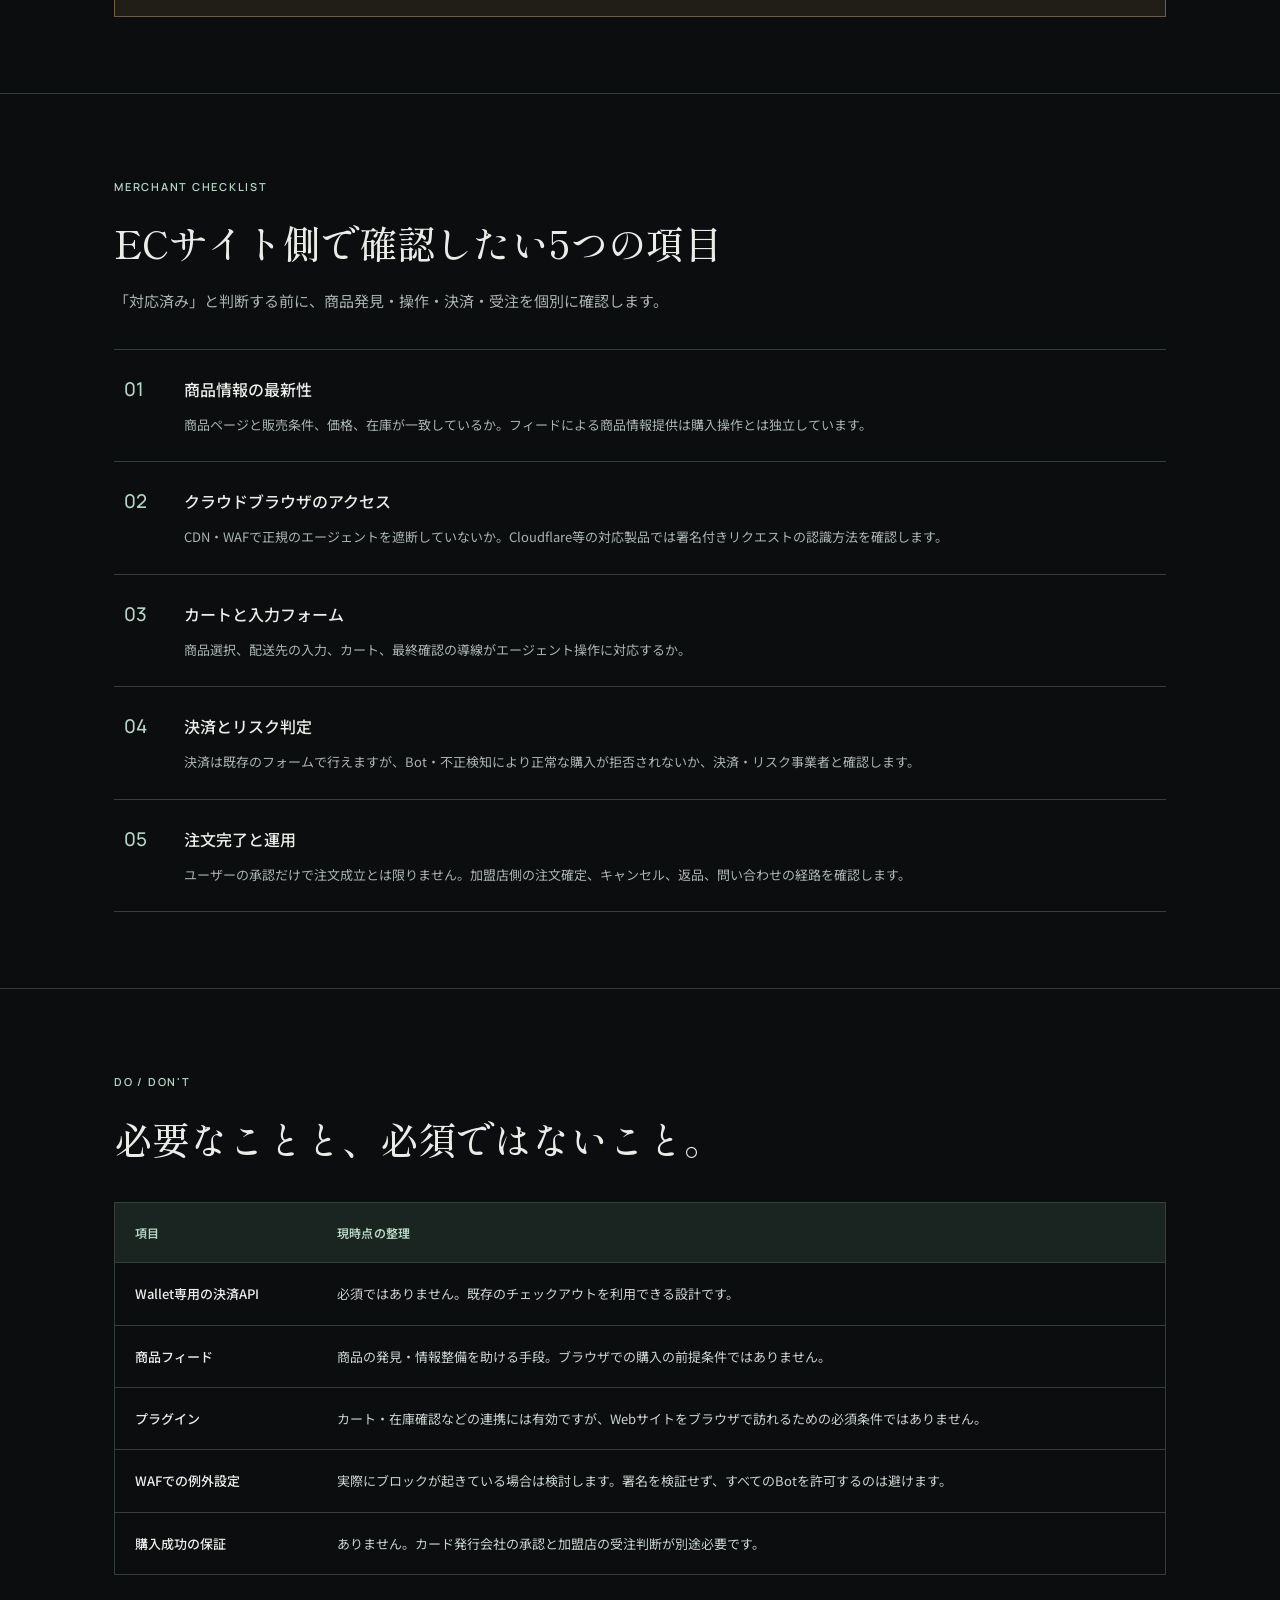
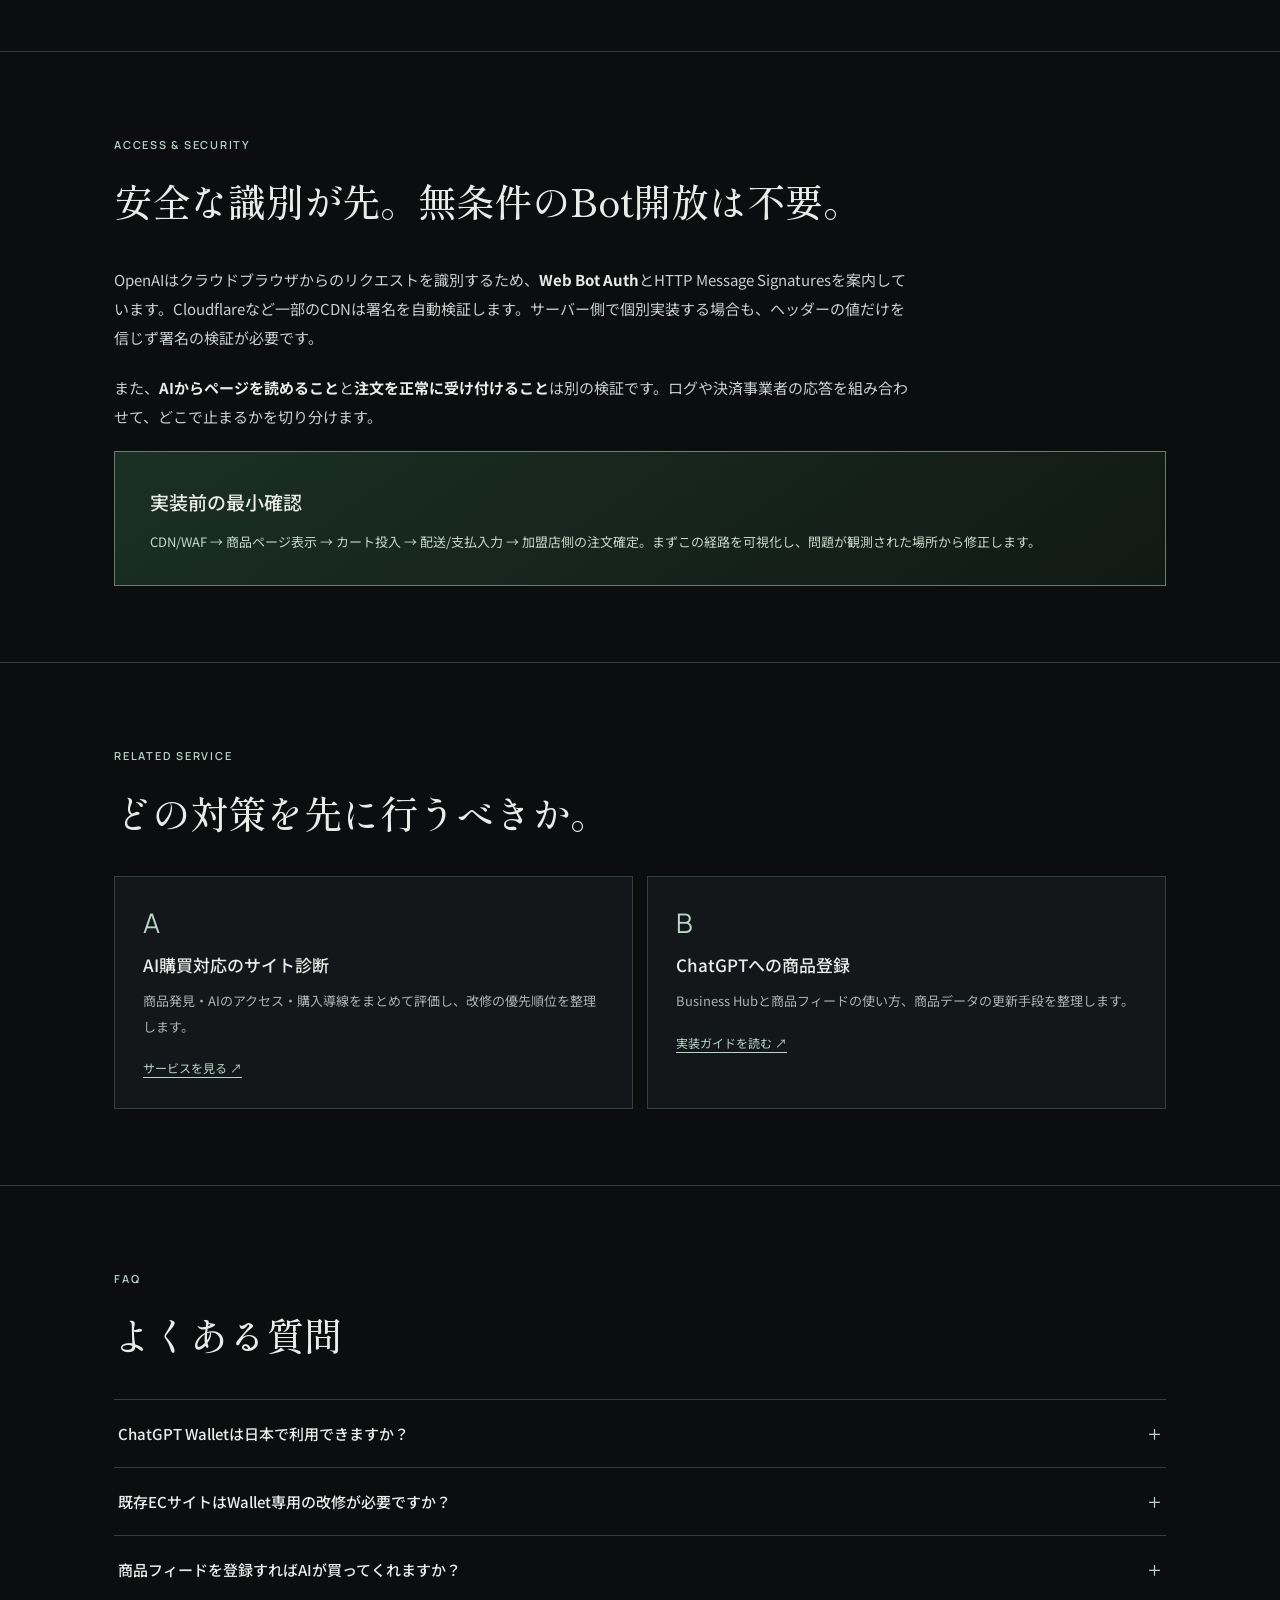
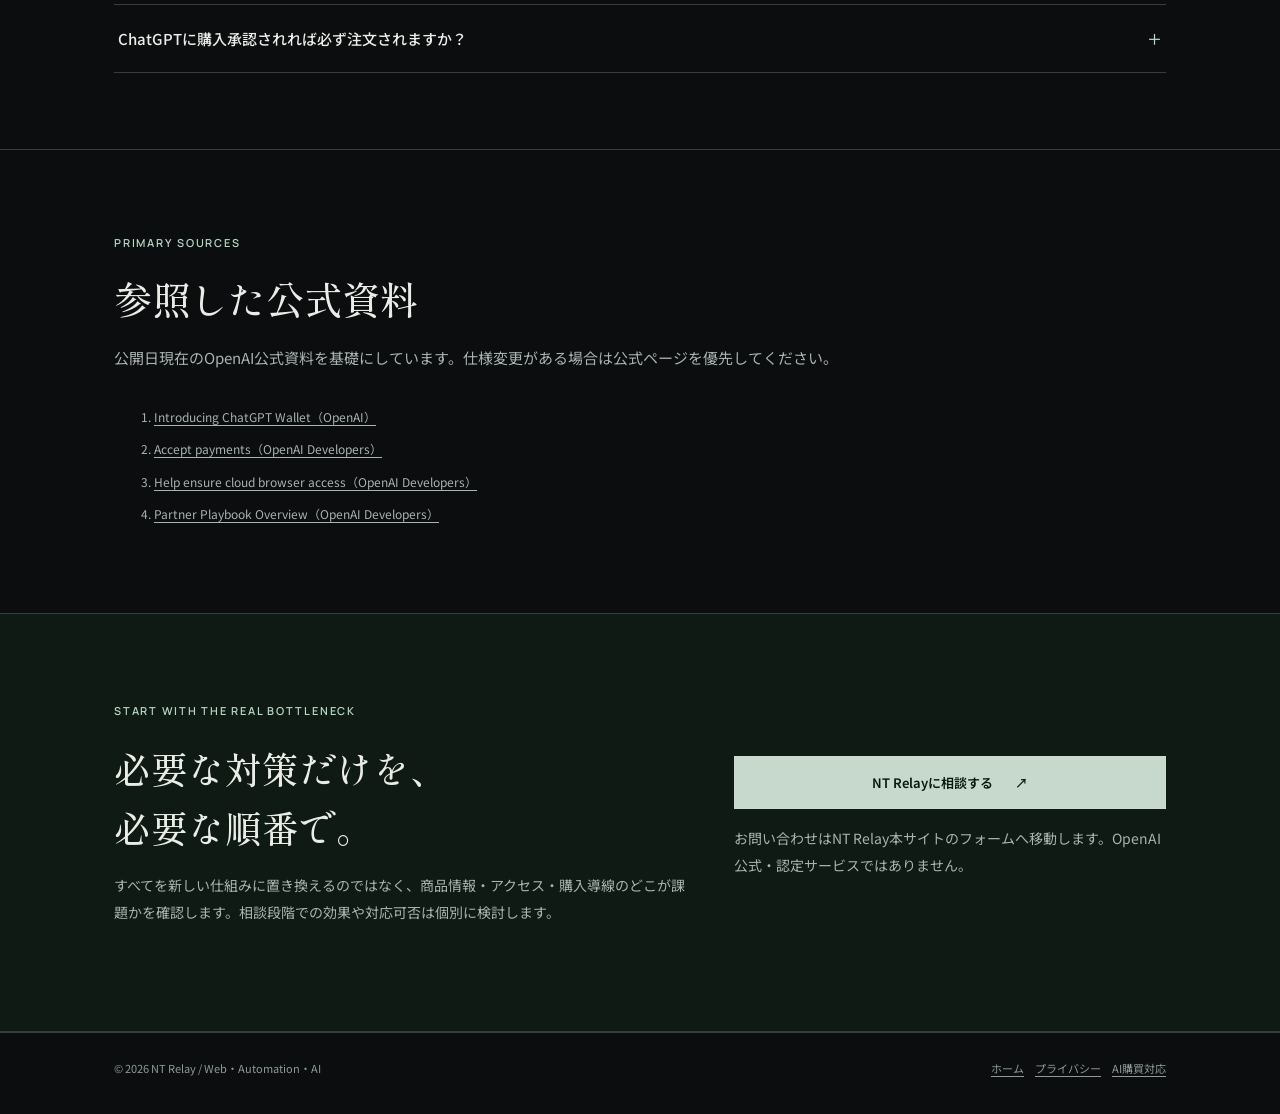
<file: chatgpt-wallet-ec/index.html>
<!doctype html>
<html lang="ja">
<head>
<meta charset="utf-8">
<meta name="viewport" content="width=device-width, initial-scale=1">
<meta name="theme-color" content="#0b0d0f">
<meta name="robots" content="index,follow">
<title>ChatGPT WalletへのECサイト対応方法｜必要な準備と注意点｜NT Relay</title>
<meta name="description" content="ChatGPT WalletにECサイトはどう対応すべき？専用決済実装の必要性、AIブラウザのWeb Bot Auth、カート・不正検知、商品フィードの役割をOpenAI公式資料から整理。">
<link rel="canonical" href="https://ntrelay.com/chatgpt-wallet-ec/">
<meta property="og:type" content="article">
<meta property="og:site_name" content="NT Relay">
<meta property="og:title" content="ChatGPT WalletへのECサイト対応方法｜必要な準備と注意点｜NT Relay">
<meta property="og:description" content="ChatGPT WalletにECサイトはどう対応すべき？専用決済実装の必要性、AIブラウザのWeb Bot Auth、カート・不正検知、商品フィードの役割をOpenAI公式資料から整理。">
<meta property="og:url" content="https://ntrelay.com/chatgpt-wallet-ec/">
<meta name="twitter:card" content="summary">
<link rel="preconnect" href="https://fonts.googleapis.com">
<link rel="preconnect" href="https://fonts.gstatic.com" crossorigin>
<link href="https://fonts.googleapis.com/css2?family=Manrope:wght@400;500;600&family=Noto+Sans+JP:wght@400;500;600&family=Shippori+Mincho:wght@400;500&display=swap" rel="stylesheet">
<link rel="stylesheet" href="/agentic-commerce/assets/site.css">
<script type="application/ld+json">[{"@context":"https://schema.org","@type":"WebPage","name":"ChatGPT WalletへのECサイト対応方法｜必要な準備と注意点｜NT Relay","url":"https://ntrelay.com/chatgpt-wallet-ec/","description":"ChatGPT WalletにECサイトはどう対応すべき？専用決済実装の必要性、AIブラウザのWeb Bot Auth、カート・不正検知、商品フィードの役割をOpenAI公式資料から整理。","inLanguage":"ja-JP","datePublished":"2026-11-23","dateModified":"2026-11-23","publisher":{"@type":"Organization","name":"NT Relay","url":"https://ntrelay.com/"}},{"@context":"https://schema.org","@type":"BreadcrumbList","itemListElement":[{"@type":"ListItem","position":1,"name":"NT Relay","item":"https://ntrelay.com/"},{"@type":"ListItem","position":2,"name":"ChatGPT WalletへのEC対応","item":"https://ntrelay.com/chatgpt-wallet-ec/"}]}]</script>
</head>
<body>
<a class="skip" href="#main">本文へ移動</a>
<header class="bar"><div class="wrap"><a href="/" class="brand" aria-label="NT Relay ホーム">NT RELAY<b>.</b></a>
<nav class="nav" aria-label="AI購買対応サイト内メニュー">
<a href="/agentic-commerce/">サービス</a>
<a href="/chatgpt-wallet-ec/" aria-current="page">Wallet対応</a>
<a href="/chatgpt-product-feed/">商品フィード</a>
<a class="nav-contact" href="/#contact">相談する ↗</a></nav></div></header>
<main id="main">
<div class="wrap"><p class="breadcrumb"><a href="/">NT Relay</a>　/　ChatGPT WalletへのEC対応</p></div>
<section class="hero"><div class="wrap"><div>
<span class="topline">CHATGPT WALLET / EC GUIDE</span>
<h1>ChatGPT Walletに、<br><em>ECサイトはどう備える？</em></h1>
<p class="lead">専用の決済画面を作る前に確認したいこと。商品情報の提供、AIエージェントのサイトアクセス、カートと決済リスク判定を分けて解説します。</p>
<div class="actions"><a class="button" href="/agentic-commerce/">対応支援を見る <span aria-hidden="true">↗</span></a><a class="button ghost" href="#overview">詳しく読む ↓</a></div>
<p class="note">公式仕様確認日：2026年11月23日　｜　NT Relay独自の解説・支援ページ</p>
</div><aside class="status-panel" aria-label="AI購買の4段階"><p class="mini">AGENTIC COMMERCE / FLOW</p>
<div class="flow-unit"><span class="num">01</span><strong>DISCOVER　商品発見</strong><span class="arrow">↘</span></div>
<div class="flow-unit"><span class="num">02</span><strong>ACCESS　サイト訪問</strong><span class="arrow">↘</span></div>
<div class="flow-unit"><span class="num">03</span><strong>CHECKOUT　購入操作</strong><span class="arrow">↘</span></div>
<div class="flow-unit"><span class="num">04</span><strong>VERIFY　結果検証</strong><span class="arrow">↗</span></div>
</aside></div></section>

<section id="overview"><div class="wrap"><div class="section-head"><span class="eyebrow">WHAT IS WALLET</span><h2>ChatGPT Walletとは？</h2><p>ユーザーに代わってAIエージェントが購入を進める際、実際のカード番号をエージェントに渡さず支払いを行う仕組みです。</p></div>
<div class="grid three">
<article class="tile"><div class="tile-num">01</div><h3>利用者が確認・承認</h3><p>購入前に商品・合計額・カードを確認し、生体認証などのセキュリティチェックで承認します。</p></article>
<article class="tile"><div class="tile-num">02</div><h3>既存のEC決済を利用</h3><p>OpenAIによれば、既存のチェックアウトページや決済フォームを利用できます。専用のWallet決済フォームは必須ではありません。</p></article>
<article class="tile"><div class="tile-num">03</div><h3>提供対象は限定的</h3><p>2026年11月23日時点、米国の条件を満たす18歳以上のChatGPT Pro利用者向けに段階提供中です。</p></article>
</div><div style="margin-top:18px"><aside class="callout warning"><h3>事実と見通しを分けて判断する</h3><p>2026年11月23日時点、ChatGPT Walletは米国の対象利用者から段階的に提供されています。日本での一般提供時期は未発表です。AIからの商品発見・送客・購入完了は別段階であり、特定の商品が推薦されることや売上増加は保証されません。</p></aside></div></div></section>
<section id="requirements"><div class="wrap"><div class="section-head"><span class="eyebrow">MERCHANT CHECKLIST</span><h2>ECサイト側で確認したい5つの項目</h2><p>「対応済み」と判断する前に、商品発見・操作・決済・受注を個別に確認します。</p></div>
<ol class="steps">
<li><strong>商品情報の最新性</strong><p>商品ページと販売条件、価格、在庫が一致しているか。フィードによる商品情報提供は購入操作とは独立しています。</p></li>
<li><strong>クラウドブラウザのアクセス</strong><p>CDN・WAFで正規のエージェントを遮断していないか。Cloudflare等の対応製品では署名付きリクエストの認識方法を確認します。</p></li>
<li><strong>カートと入力フォーム</strong><p>商品選択、配送先の入力、カート、最終確認の導線がエージェント操作に対応するか。</p></li>
<li><strong>決済とリスク判定</strong><p>決済は既存のフォームで行えますが、Bot・不正検知により正常な購入が拒否されないか、決済・リスク事業者と確認します。</p></li>
<li><strong>注文完了と運用</strong><p>ユーザーの承認だけで注文成立とは限りません。加盟店側の注文確定、キャンセル、返品、問い合わせの経路を確認します。</p></li>
</ol></div></section>
<section id="table"><div class="wrap"><div class="section-head"><span class="eyebrow">DO / DON'T</span><h2>必要なことと、必須ではないこと。</h2></div>
<div class="table-scroll"><table><thead><tr><th>項目</th><th>現時点の整理</th></tr></thead><tbody>
<tr><td><strong>Wallet専用の決済API</strong></td><td>必須ではありません。既存のチェックアウトを利用できる設計です。</td></tr>
<tr><td><strong>商品フィード</strong></td><td>商品の発見・情報整備を助ける手段。ブラウザでの購入の前提条件ではありません。</td></tr>
<tr><td><strong>プラグイン</strong></td><td>カート・在庫確認などの連携には有効ですが、Webサイトをブラウザで訪れるための必須条件ではありません。</td></tr>
<tr><td><strong>WAFでの例外設定</strong></td><td>実際にブロックが起きている場合は検討します。署名を検証せず、すべてのBotを許可するのは避けます。</td></tr>
<tr><td><strong>購入成功の保証</strong></td><td>ありません。カード発行会社の承認と加盟店の受注判断が別途必要です。</td></tr>
</tbody></table></div></div></section>
<section id="security"><div class="wrap"><div class="section-head"><span class="eyebrow">ACCESS & SECURITY</span><h2>安全な識別が先。無条件のBot開放は不要。</h2></div><div class="prose"><p>OpenAIはクラウドブラウザからのリクエストを識別するため、<strong>Web Bot Auth</strong>とHTTP Message Signaturesを案内しています。Cloudflareなど一部のCDNは署名を自動検証します。サーバー側で個別実装する場合も、ヘッダーの値だけを信じず署名の検証が必要です。</p><p>また、<strong>AIからページを読めること</strong>と<strong>注文を正常に受け付けること</strong>は別の検証です。ログや決済事業者の応答を組み合わせて、どこで止まるかを切り分けます。</p></div>
<div class="callout"><h3>実装前の最小確認</h3><p>CDN/WAF → 商品ページ表示 → カート投入 → 配送/支払入力 → 加盟店側の注文確定。まずこの経路を可視化し、問題が観測された場所から修正します。</p></div></div></section>
<section id="guide"><div class="wrap"><div class="section-head"><span class="eyebrow">RELATED SERVICE</span><h2>どの対策を先に行うべきか。</h2></div><div class="grid">
<article class="tile"><div class="tile-num">A</div><h3>AI購買対応のサイト診断</h3><p>商品発見・AIのアクセス・購入導線をまとめて評価し、改修の優先順位を整理します。</p><a class="link" href="/agentic-commerce/">サービスを見る ↗</a></article>
<article class="tile"><div class="tile-num">B</div><h3>ChatGPTへの商品登録</h3><p>Business Hubと商品フィードの使い方、商品データの更新手段を整理します。</p><a class="link" href="/chatgpt-product-feed/">実装ガイドを読む ↗</a></article>
</div></div></section>
<section id="faq"><div class="wrap"><div class="section-head"><span class="eyebrow">FAQ</span><h2>よくある質問</h2></div><div class="faq"><details><summary>ChatGPT Walletは日本で利用できますか？</summary><p>2026年11月23日時点では、対象を米国の一部ChatGPT Pro利用者と対象カードに限定して提供されています。日本向けの提供開始日は発表されていません。</p></details><details><summary>既存ECサイトはWallet専用の改修が必要ですか？</summary><p>OpenAIの案内では、専用決済の統合は不要です。ただし、クラウドブラウザのアクセス、フォーム操作や不正検知による拒否などの問題がないことを意味しません。</p></details><details><summary>商品フィードを登録すればAIが買ってくれますか？</summary><p>いいえ。商品フィードは商品を発見・理解するためのデータであり、カート更新や注文確定は行いません。</p></details><details><summary>ChatGPTに購入承認されれば必ず注文されますか？</summary><p>いいえ。Wallet側の購入承認の後も、カード会社の承認や店舗による注文受付が必要です。</p></details></div></div></section>
<section id="sources"><div class="wrap"><div class="section-head"><span class="eyebrow">PRIMARY SOURCES</span><h2>参照した公式資料</h2><p>公開日現在のOpenAI公式資料を基礎にしています。仕様変更がある場合は公式ページを優先してください。</p></div><ol class="sources"><li><a href="https://openai.com/index/introducing-chatgpt-wallet/" target="_blank" rel="noopener noreferrer">Introducing ChatGPT Wallet（OpenAI）</a></li><li><a href="https://developers.openai.com/commerce/guides/accept-payments" target="_blank" rel="noopener noreferrer">Accept payments（OpenAI Developers）</a></li><li><a href="https://developers.openai.com/commerce/agent-access" target="_blank" rel="noopener noreferrer">Help ensure cloud browser access（OpenAI Developers）</a></li><li><a href="https://developers.openai.com/commerce/guides/overview" target="_blank" rel="noopener noreferrer">Partner Playbook Overview（OpenAI Developers）</a></li></ol></div></section>

<section class="cta"><div class="wrap cta-inner"><div><span class="eyebrow">START WITH THE REAL BOTTLENECK</span><h2>必要な対策だけを、<br>必要な順番で。</h2><p>すべてを新しい仕組みに置き換えるのではなく、商品情報・アクセス・購入導線のどこが課題かを確認します。相談段階での効果や対応可否は個別に検討します。</p></div><div><a class="button" href="/#contact">NT Relayに相談する <span aria-hidden="true">↗</span></a><p class="note">お問い合わせはNT Relay本サイトのフォームへ移動します。OpenAI公式・認定サービスではありません。</p></div></div></section>
</main>
<footer class="foot"><div class="wrap foot-inner"><span>© 2026 NT Relay / Web・Automation・AI</span><span><a href="/">ホーム</a>　<a href="/privacy/">プライバシー</a>　<a href="/agentic-commerce/">AI購買対応</a></span></div></footer>
</body></html>
</file>
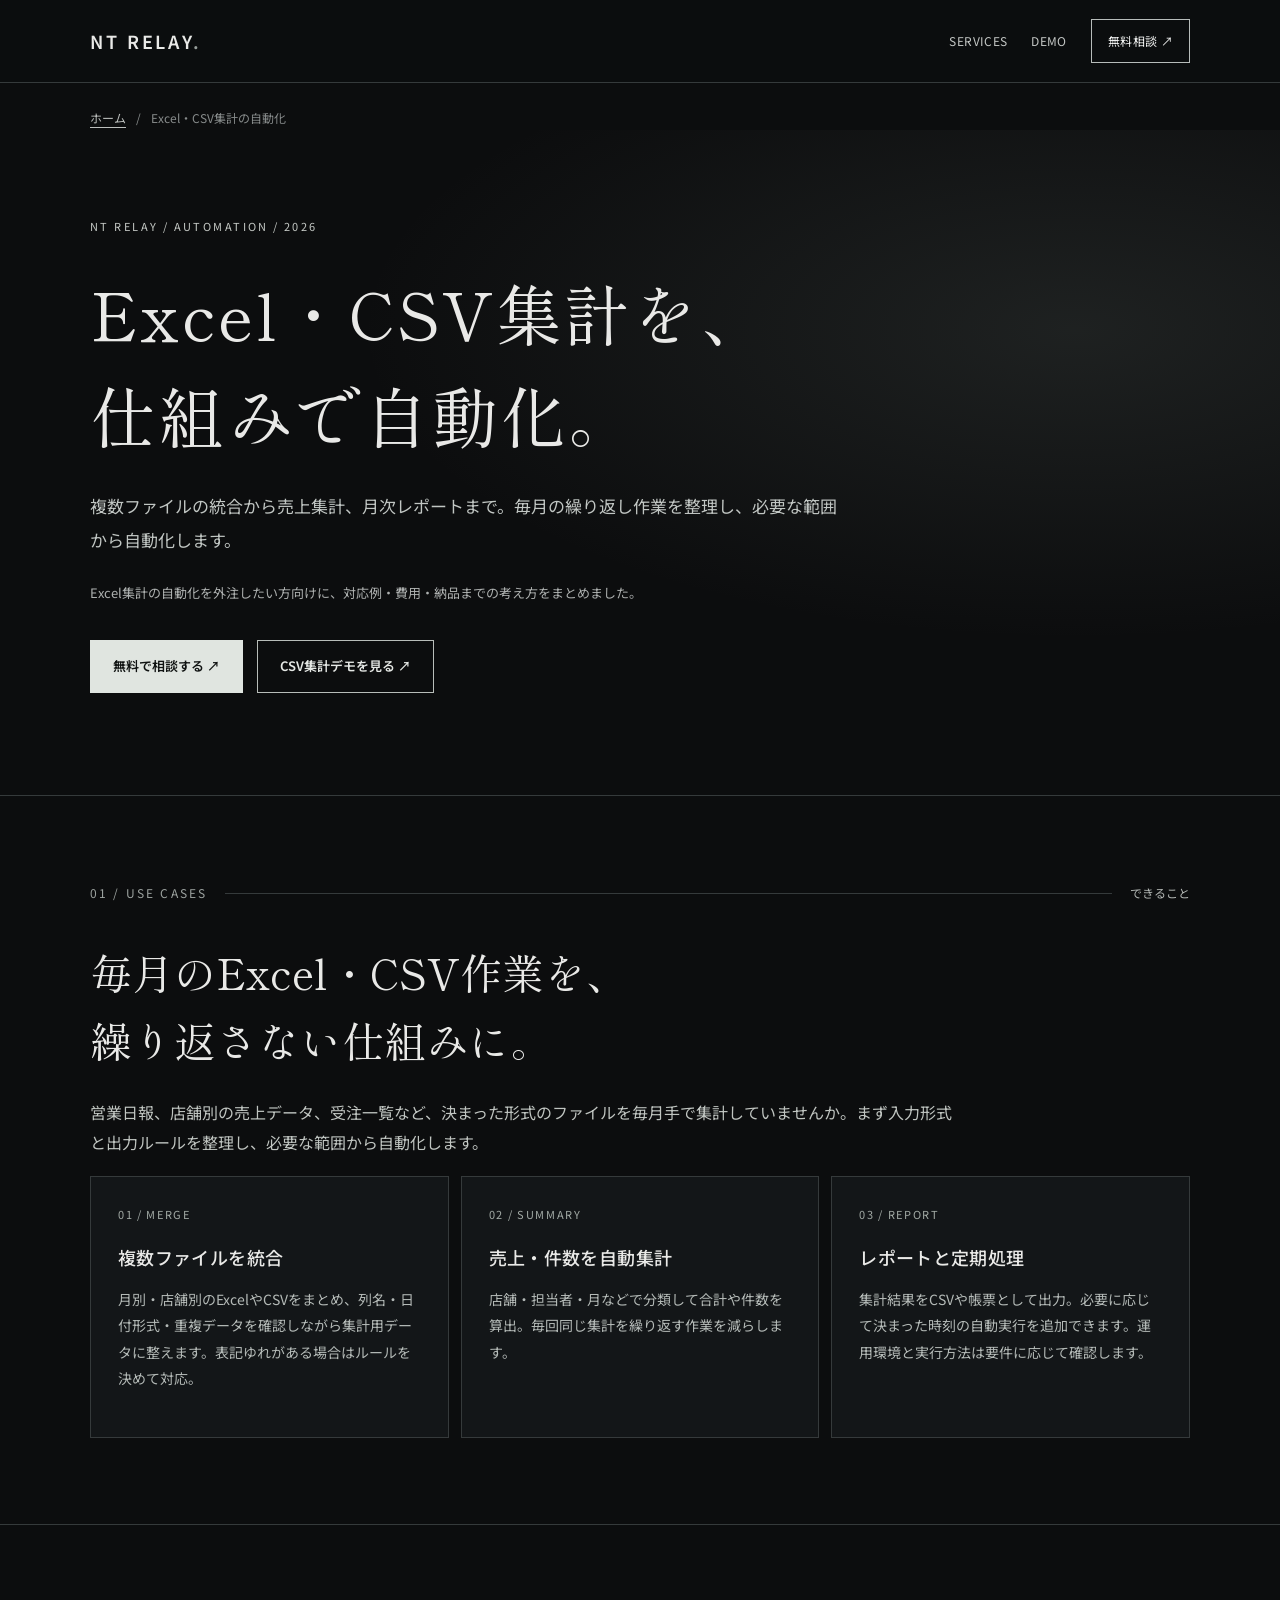
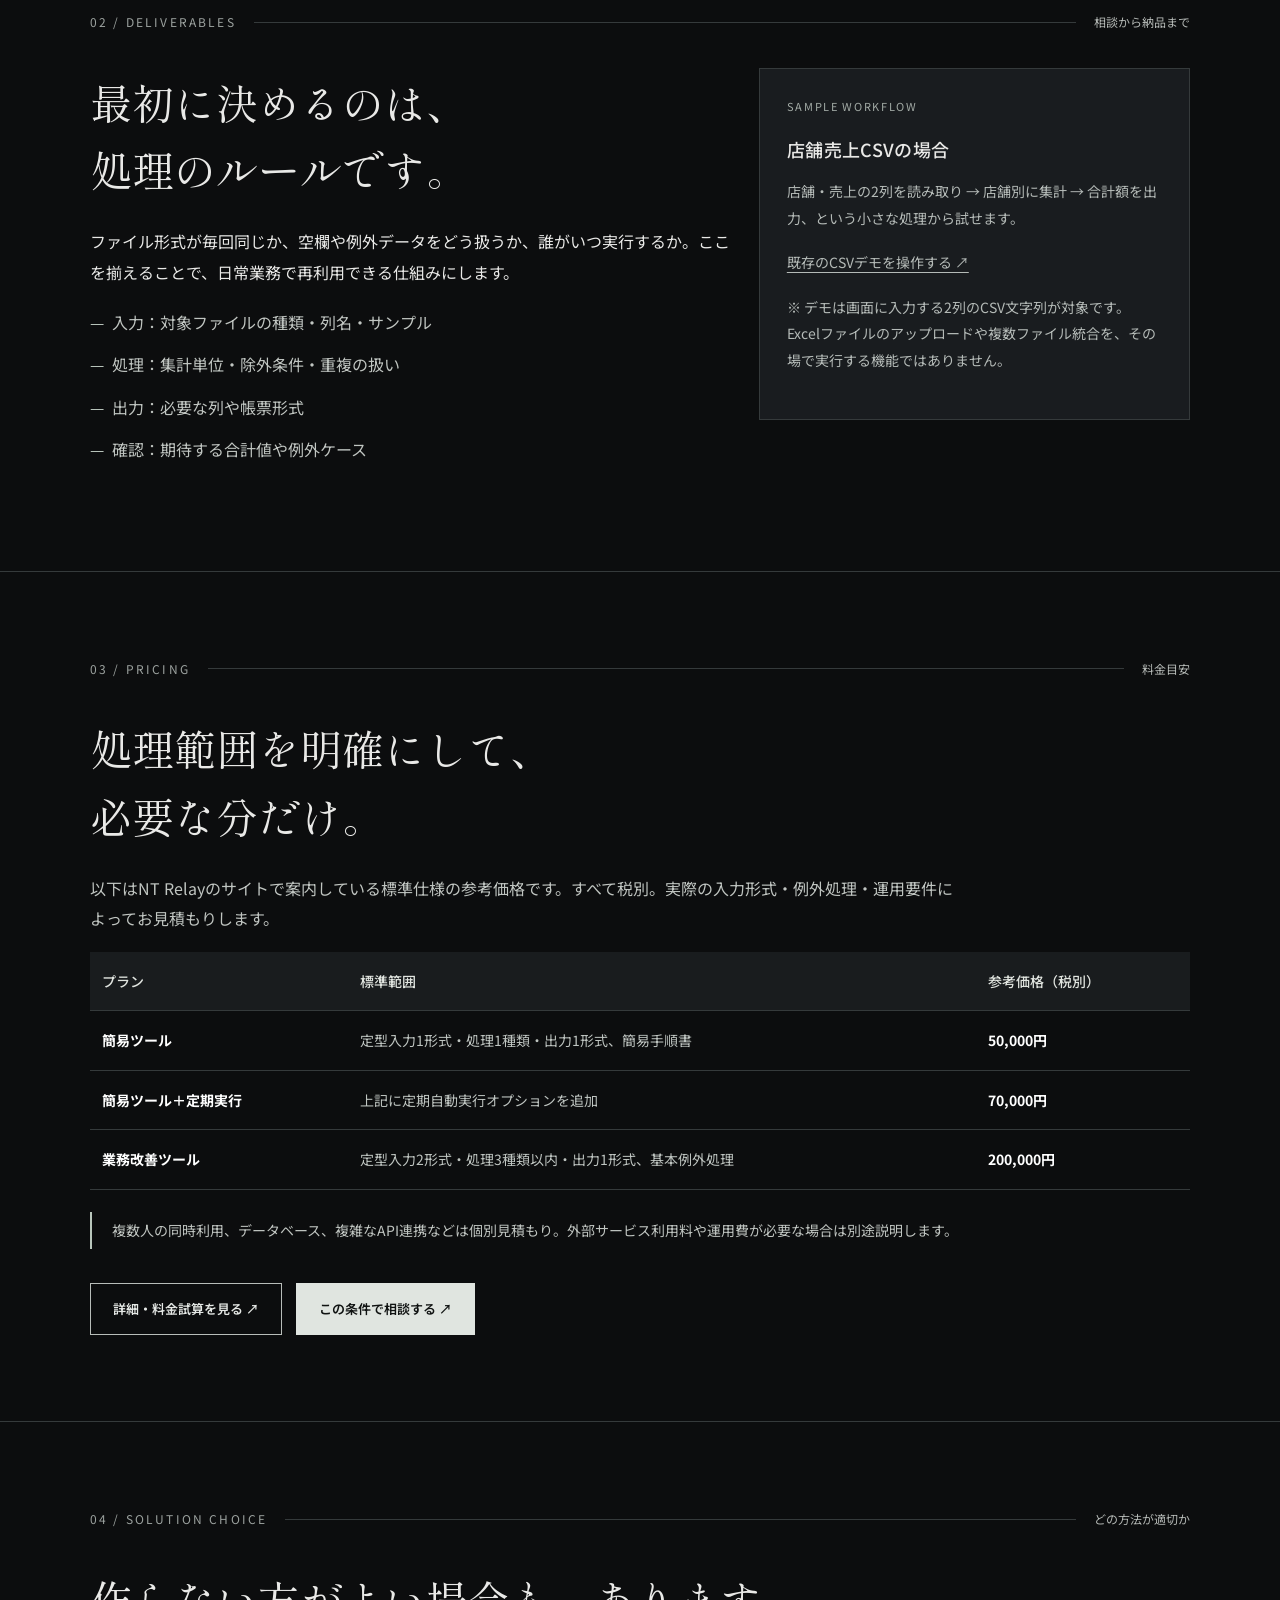
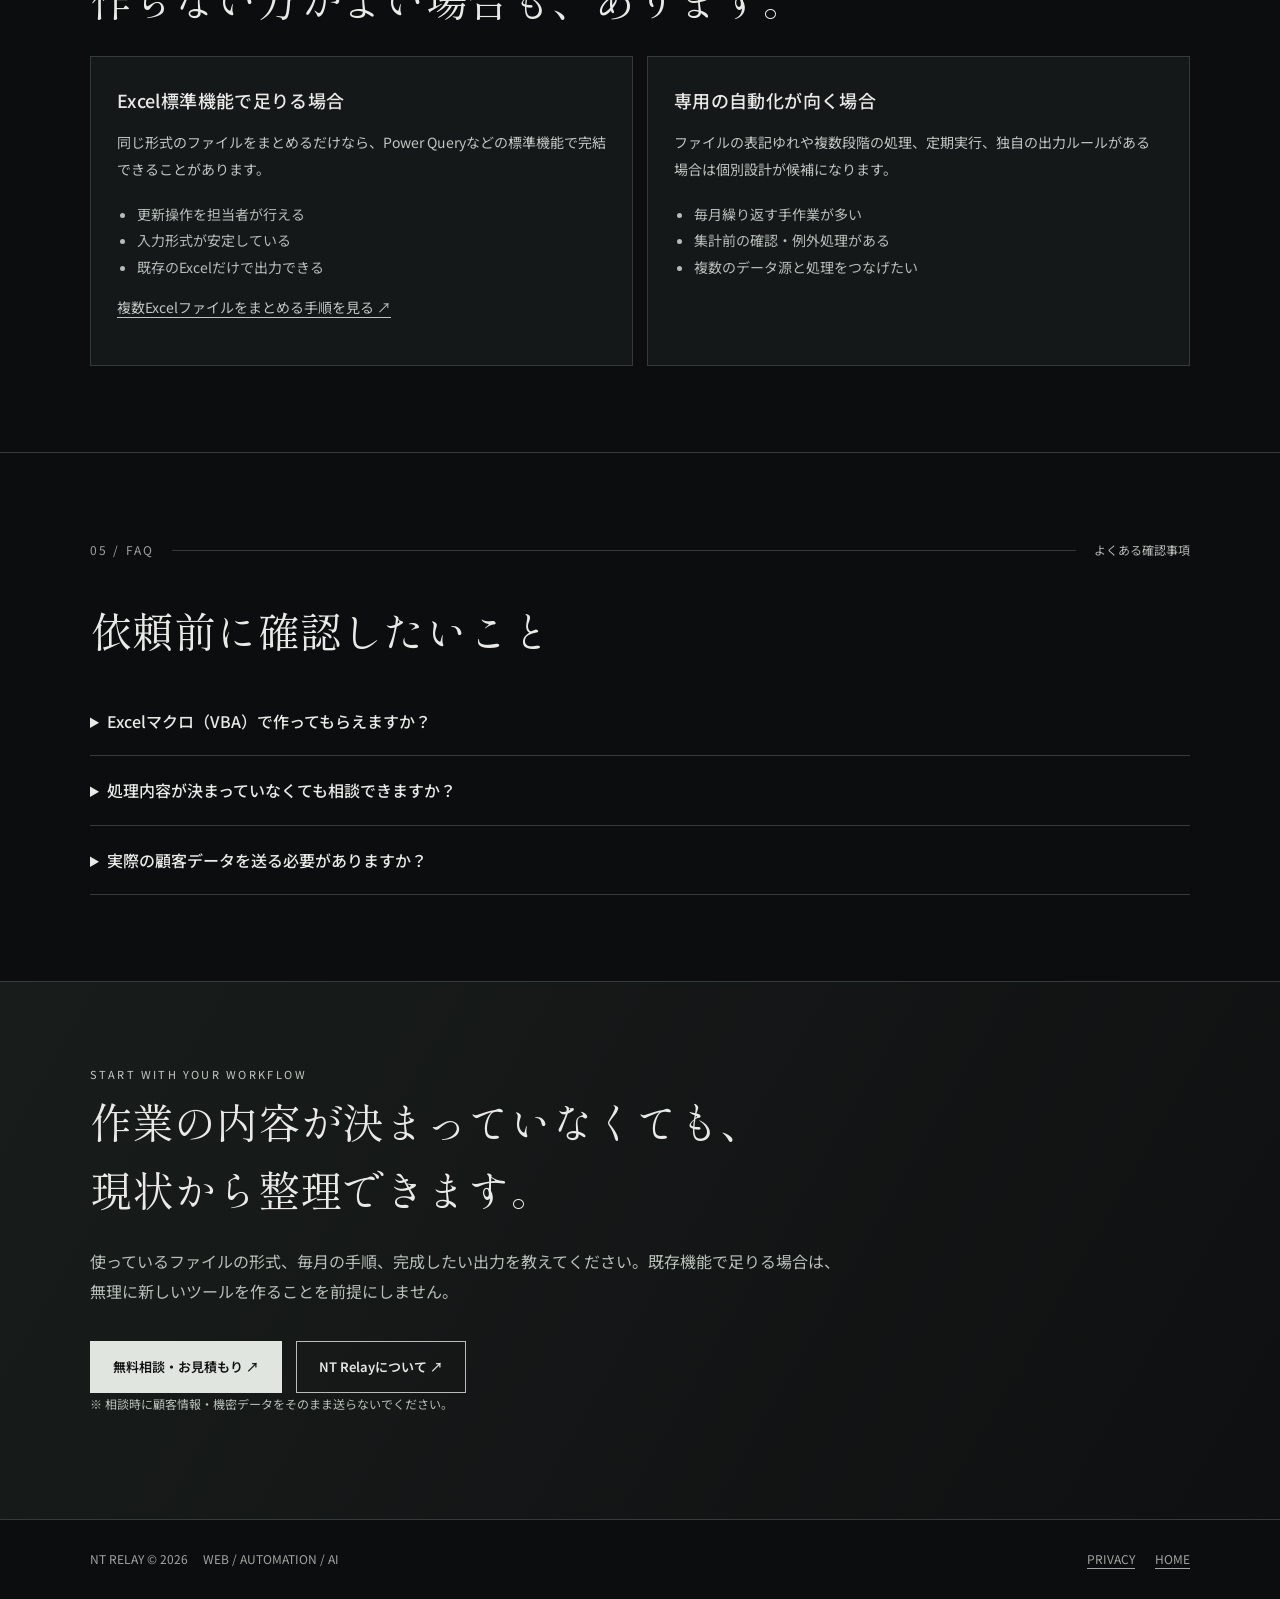
<file: excel-automation/index.html>
<!doctype html>
<html lang="ja">
<head>
<meta charset="utf-8">
<meta name="viewport" content="width=device-width, initial-scale=1">
<meta name="theme-color" content="#0c0d0e">
<meta name="robots" content="index,follow">
<link rel="canonical" href="https://ntrelay.com/excel-automation/">
<title>Excel・CSV集計の自動化・外注｜料金・対応例・無料デモ | NT Relay</title>
<meta name="description" content="Excel・CSVの集計業務を自動化。複数ファイルの統合、店舗別の売上集計、月次レポート、定期実行など、毎月の手作業を減らす仕組みを設計・開発します。簡易ツールは5万円（税別）の標準仕様から。無料の集計デモと料金目安を確認できます。">
<meta property="og:type" content="article">
<meta property="og:site_name" content="NT Relay">
<meta property="og:title" content="Excel・CSV集計の自動化・外注｜料金・対応例・無料デモ | NT Relay">
<meta property="og:description" content="Excel・CSVの集計業務を自動化。複数ファイルの統合、店舗別の売上集計、月次レポート、定期実行など、毎月の手作業を減らす仕組みを設計・開発します。簡易ツールは5万円（税別）の標準仕様から。無料の集計デモと料金目安を確認できます。">
<meta property="og:url" content="https://ntrelay.com/excel-automation/">
<meta name="twitter:card" content="summary">
<link rel="preconnect" href="https://fonts.googleapis.com">
<link rel="preconnect" href="https://fonts.gstatic.com" crossorigin>
<link href="https://fonts.googleapis.com/css2?family=Noto+Sans+JP:wght@400;500;600&family=Shippori+Mincho:wght@400;500;600&display=swap" rel="stylesheet">
<script type="application/ld+json">{"@context":"https://schema.org","@type":"BreadcrumbList","itemListElement":[{"@type":"ListItem","position":1,"name":"ホーム","item":"https://ntrelay.com/"},{"@type":"ListItem","position":2,"name":"Excel・CSV集計の自動化","item":"https://ntrelay.com/excel-automation/"}]}</script>
<style>
:root{color-scheme:dark;--bg:#0c0d0e;--fg:#e9e9e7;--muted:#aeb1b0;--dim:#878b8b;--line:#353a3b;--surface:#131618;--surface2:#191c1f;--accent:#e2e6e2;--serif:"Shippori Mincho",Georgia,serif;--sans:"Noto Sans JP",system-ui,sans-serif}
*{box-sizing:border-box}html{scroll-behavior:smooth;scroll-padding-top:76px}body{margin:0;background:var(--bg);color:var(--fg);font-family:var(--sans);font-weight:400;line-height:1.9}a{color:inherit;text-underline-offset:4px}a:hover{color:#fff}a:focus-visible{outline:2px solid #e2e6e2;outline-offset:4px}::selection{background:#626b66;color:white}.wrap{width:min(1100px,calc(100% - 44px));margin-inline:auto}.skip{position:absolute;top:-100px;left:10px;z-index:10;background:white;color:black;padding:12px}.skip:focus{top:10px}
header{border-bottom:1px solid var(--line);background:rgba(12,13,14,.96)}.head{min-height:82px;display:flex;align-items:center;gap:24px;justify-content:space-between}.brand{font-size:18px;letter-spacing:.16em;font-weight:600;text-decoration:none;white-space:nowrap}.brand em{font-style:normal;color:#969e9a}.nav{display:flex;gap:24px;align-items:center}.nav a{font-size:12px;letter-spacing:.03em;text-decoration:none;color:#c4c7c5}.nav .consult{border:1px solid #b7bcba;padding:10px 16px;color:#f4f5f4}.breadcrumb{display:flex;gap:10px;flex-wrap:wrap;padding:24px 0 0;color:var(--dim);font-size:12px}.breadcrumb a{color:#bcbfbd}.hero{padding:86px 0 102px;position:relative;overflow:hidden;border-bottom:1px solid var(--line);background:radial-gradient(ellipse at 84% 30%,rgba(120,132,126,.17),transparent 47%)}.overline,.eyebrow{font-size:11px;letter-spacing:.22em;color:#c5c9c5}.hero h1{font:400 clamp(35px,5.5vw,66px)/1.55 var(--serif);letter-spacing:.035em;max-width:930px;margin:24px 0}.lead{font-size:17px;color:#c1c6c3;max-width:760px;line-height:2}.sublead{color:var(--muted);font-size:13px;margin-top:24px}.actions{display:flex;gap:14px;flex-wrap:wrap;margin-top:34px}.button{display:inline-block;text-decoration:none;padding:13px 22px;border:1px solid #b8bdb9;font-size:13px;font-weight:600}.button.primary{background:#e0e5e0;color:#101312;border-color:#e0e5e0}.button.secondary{color:#e5e8e5}.button:hover{background:#cfd6cf;color:#0d0f0e}.stats{display:grid;grid-template-columns:repeat(3,1fr);gap:1px;background:var(--line);margin-top:42px;border:1px solid var(--line)}.stats div{background:#171a1c;padding:20px}.stats strong{display:block;font-family:var(--serif);font-size:27px;font-weight:400}.stats span{color:#a9aeab;font-size:12px}
section.content{padding:86px 0;border-bottom:1px solid var(--line)}.section-head{display:flex;align-items:center;gap:18px;margin-bottom:34px}.num{font-size:12px;letter-spacing:.18em;color:#9ca29f}.rule{height:1px;background:var(--line);flex:1}.section-head span:last-child{font-size:12px;color:#b5b9b6}h2{font:400 clamp(26px,3.4vw,42px)/1.6 var(--serif);margin:0 0 24px}h3{font-size:18px;font-weight:500;margin:0 0 12px;letter-spacing:.02em}p{margin:0 0 18px}section.content>div>p,.intro{max-width:870px;color:#c0c5c1}.cards{display:grid;grid-template-columns:repeat(3,minmax(0,1fr));gap:12px}.card,.note,.callout{background:var(--surface);border:1px solid var(--line);padding:27px}.card p,.note p{color:#b4bab7;font-size:14px}.kicker{color:#a2aaa5;font-size:11px;letter-spacing:.15em;display:block;margin-bottom:15px}.mini{font-size:13px;color:#afb6b1}.note{background:var(--surface2)}.twocol{display:grid;grid-template-columns:1.2fr .8fr;gap:22px;align-items:start}.tablebox{overflow-x:auto}.table{width:100%;border-collapse:collapse;min-width:520px}.table th,.table td{border-bottom:1px solid var(--line);padding:16px 12px;text-align:left;font-size:14px;vertical-align:top}.table th{color:#e1e5e0;font-weight:500;background:#191c1e}.table td{color:#bfc5c1}.table strong{color:white}.plainlist{list-style:none;padding:0;margin:20px 0;display:grid;gap:12px}.plainlist li{padding-left:22px;position:relative;color:#c0c5c1}.plainlist li:before{content:"—";position:absolute;left:0;color:#b6c2b9}.steps{display:grid;gap:14px}.step{display:grid;grid-template-columns:46px 1fr;gap:18px;padding:23px 0;border-bottom:1px solid var(--line)}.stepnum{font:400 30px/1.4 var(--serif);color:#9ba59f}.step h3{margin:0 0 5px}.step p{color:#b8c0bb;font-size:14px;margin:0}.compare{display:grid;grid-template-columns:repeat(2,minmax(0,1fr));gap:14px}.compare>div{padding:26px;background:#151819;border:1px solid var(--line)}.compare p{color:#c0c5c1;font-size:14px}.compare ul{color:#b5bdb8;font-size:14px;padding-left:20px}.fyi{border-left:2px solid #b9c6bb;padding:5px 0 5px 20px;color:#c4cdc6;font-size:14px;margin-top:22px}details{border-bottom:1px solid var(--line);padding:19px 0}summary{cursor:pointer;font-weight:500;padding-right:14px}details p{margin:14px 0 0;color:#b4bdb6;font-size:14px}.related{display:flex;flex-wrap:wrap;gap:12px}.related a{padding:16px 20px;border:1px solid var(--line);text-decoration:none;font-size:14px;background:#16191b}.cta{padding:75px 0 85px;text-align:left;background:linear-gradient(120deg,#181d1b,#0f1011);border-bottom:1px solid var(--line)}.cta h2{max-width:800px}.cta p{max-width:760px;color:#b8c0ba}footer{padding:28px 0;color:#a0a6a1;font-size:12px}.foot{display:flex;justify-content:space-between;gap:20px;flex-wrap:wrap}.foot a{margin-left:20px}.small{font-size:12px;color:#9ba49e}
@media(max-width:740px){.wrap{width:min(100% - 32px,1100px)}.head{min-height:68px;align-items:flex-start;padding:16px 0}.nav{gap:12px;flex-wrap:wrap;justify-content:flex-end}.nav a{font-size:11px}.nav a:nth-child(2){display:none}.nav .consult{padding:7px 10px}.hero{padding:54px 0 70px}.hero h1{font-size:clamp(33px,8.1vw,45px)}.lead{font-size:15px}.stats{grid-template-columns:1fr}.stats div{padding:15px}.stats strong{font-size:21px}section.content{padding:62px 0}.cards,.twocol,.compare{grid-template-columns:1fr}.card,.note,.callout{padding:20px}.step{grid-template-columns:34px 1fr;gap:12px}.stepnum{font-size:24px}footer .foot a{margin:0 16px 0 0}}
</style>
</head>
<body>
<a class="skip" href="#main">本文へ移動</a>
<header><div class="wrap head"><a class="brand" href="/" aria-label="NT Relay ホーム">NT RELAY<em>.</em></a><nav class="nav" aria-label="ページ内の移動"><a href="/#services">SERVICES</a><a href="/#demo">DEMO</a><a class="consult" href="/#contact">無料相談 ↗</a></nav></div></header>
<div class="wrap breadcrumb" aria-label="パンくずリスト"><a href="/">ホーム</a><span aria-hidden="true">/</span><span aria-current="page">Excel・CSV集計の自動化</span></div>
<main id="main">
<section class="hero"><div class="wrap"><div class="overline">NT RELAY / AUTOMATION / 2026</div><h1>Excel・CSV集計を、<br>仕組みで自動化。</h1><p class="lead">複数ファイルの統合から売上集計、月次レポートまで。毎月の繰り返し作業を整理し、必要な範囲から自動化します。</p><p class="sublead">Excel集計の自動化を外注したい方向けに、対応例・費用・納品までの考え方をまとめました。</p><div class="actions"><a class="button primary" href="/#contact">無料で相談する ↗</a><a class="button secondary" href="/#demo">CSV集計デモを見る ↗</a></div></div></section>

<section class="content" id="scope"><div class="wrap"><div class="section-head"><span class="num">01 / USE CASES</span><span class="rule"></span><span>できること</span></div><h2>毎月のExcel・CSV作業を、<br>繰り返さない仕組みに。</h2><p class="intro">営業日報、店舗別の売上データ、受注一覧など、決まった形式のファイルを毎月手で集計していませんか。まず入力形式と出力ルールを整理し、必要な範囲から自動化します。</p><div class="cards">
<article class="card"><span class="kicker">01 / MERGE</span><h3>複数ファイルを統合</h3><p>月別・店舗別のExcelやCSVをまとめ、列名・日付形式・重複データを確認しながら集計用データに整えます。表記ゆれがある場合はルールを決めて対応。</p></article>
<article class="card"><span class="kicker">02 / SUMMARY</span><h3>売上・件数を自動集計</h3><p>店舗・担当者・月などで分類して合計や件数を算出。毎回同じ集計を繰り返す作業を減らします。</p></article>
<article class="card"><span class="kicker">03 / REPORT</span><h3>レポートと定期処理</h3><p>集計結果をCSVや帳票として出力。必要に応じて決まった時刻の自動実行を追加できます。運用環境と実行方法は要件に応じて確認します。</p></article>
</div></div></section>
<section class="content" id="deliverables"><div class="wrap"><div class="section-head"><span class="num">02 / DELIVERABLES</span><span class="rule"></span><span>相談から納品まで</span></div><div class="twocol"><div><h2>最初に決めるのは、<br>処理のルールです。</h2><p>ファイル形式が毎回同じか、空欄や例外データをどう扱うか、誰がいつ実行するか。ここを揃えることで、日常業務で再利用できる仕組みにします。</p><ul class="plainlist"><li>入力：対象ファイルの種類・列名・サンプル</li><li>処理：集計単位・除外条件・重複の扱い</li><li>出力：必要な列や帳票形式</li><li>確認：期待する合計値や例外ケース</li></ul></div><aside class="note"><span class="kicker">SAMPLE WORKFLOW</span><h3>店舗売上CSVの場合</h3><p>店舗・売上の2列を読み取り → 店舗別に集計 → 合計額を出力、という小さな処理から試せます。</p><p><a href="/#demo">既存のCSVデモを操作する ↗</a></p><p class="small">※ デモは画面に入力する2列のCSV文字列が対象です。Excelファイルのアップロードや複数ファイル統合を、その場で実行する機能ではありません。</p></aside></div></div></section>
<section class="content" id="pricing"><div class="wrap"><div class="section-head"><span class="num">03 / PRICING</span><span class="rule"></span><span>料金目安</span></div><h2>処理範囲を明確にして、<br>必要な分だけ。</h2><p class="intro">以下はNT Relayのサイトで案内している標準仕様の参考価格です。すべて税別。実際の入力形式・例外処理・運用要件によってお見積もりします。</p><div class="tablebox"><table class="table"><thead><tr><th>プラン</th><th>標準範囲</th><th>参考価格（税別）</th></tr></thead><tbody><tr><td><strong>簡易ツール</strong></td><td>定型入力1形式・処理1種類・出力1形式、簡易手順書</td><td><strong>50,000円</strong></td></tr><tr><td><strong>簡易ツール＋定期実行</strong></td><td>上記に定期自動実行オプションを追加</td><td><strong>70,000円</strong></td></tr><tr><td><strong>業務改善ツール</strong></td><td>定型入力2形式・処理3種類以内・出力1形式、基本例外処理</td><td><strong>200,000円</strong></td></tr></tbody></table></div><p class="fyi">複数人の同時利用、データベース、複雑なAPI連携などは個別見積もり。外部サービス利用料や運用費が必要な場合は別途説明します。</p><div class="actions"><a class="button secondary" href="/#pricing">詳細・料金試算を見る ↗</a><a class="button primary" href="/#contact">この条件で相談する ↗</a></div></div></section>
<section class="content" id="choice"><div class="wrap"><div class="section-head"><span class="num">04 / SOLUTION CHOICE</span><span class="rule"></span><span>どの方法が適切か</span></div><h2>作らない方がよい場合も、あります。</h2><div class="compare"><div><h3>Excel標準機能で足りる場合</h3><p>同じ形式のファイルをまとめるだけなら、Power Queryなどの標準機能で完結できることがあります。</p><ul><li>更新操作を担当者が行える</li><li>入力形式が安定している</li><li>既存のExcelだけで出力できる</li></ul><p><a href="/excel-multiple-files/">複数Excelファイルをまとめる手順を見る ↗</a></p></div><div><h3>専用の自動化が向く場合</h3><p>ファイルの表記ゆれや複数段階の処理、定期実行、独自の出力ルールがある場合は個別設計が候補になります。</p><ul><li>毎月繰り返す手作業が多い</li><li>集計前の確認・例外処理がある</li><li>複数のデータ源と処理をつなげたい</li></ul></div></div></div></section>
<section class="content" id="faq"><div class="wrap"><div class="section-head"><span class="num">05 / FAQ</span><span class="rule"></span><span>よくある確認事項</span></div><h2>依頼前に確認したいこと</h2>
<details><summary>Excelマクロ（VBA）で作ってもらえますか？</summary><p>既存のExcel環境を確認したうえで、VBA・Power Query・Pythonなどから適した方法を検討します。必ず特定の技術を採用するとは限りません。</p></details>
<details><summary>処理内容が決まっていなくても相談できますか？</summary><p>現在の入力ファイル、手作業の手順、欲しい出力を伺い、実装範囲と例外条件を整理します。</p></details>
<details><summary>実際の顧客データを送る必要がありますか？</summary><p>最初は列名や形式だけを残したダミーデータで相談できます。機密情報をフォームに直接貼り付けないでください。</p></details>
</div></section>
<section class="cta"><div class="wrap"><span class="eyebrow">START WITH YOUR WORKFLOW</span><h2>作業の内容が決まっていなくても、<br>現状から整理できます。</h2><p>使っているファイルの形式、毎月の手順、完成したい出力を教えてください。既存機能で足りる場合は、無理に新しいツールを作ることを前提にしません。</p><div class="actions"><a class="button primary" href="/#contact">無料相談・お見積もり ↗</a><a class="button secondary" href="/">NT Relayについて ↗</a></div><p class="small">※ 相談時に顧客情報・機密データをそのまま送らないでください。</p></div></section>
</main>
<footer><div class="wrap foot"><span>NT RELAY © 2026　 WEB / AUTOMATION / AI</span><span><a href="/privacy/">PRIVACY</a><a href="/">HOME</a></span></div></footer>
</body></html>
</file>
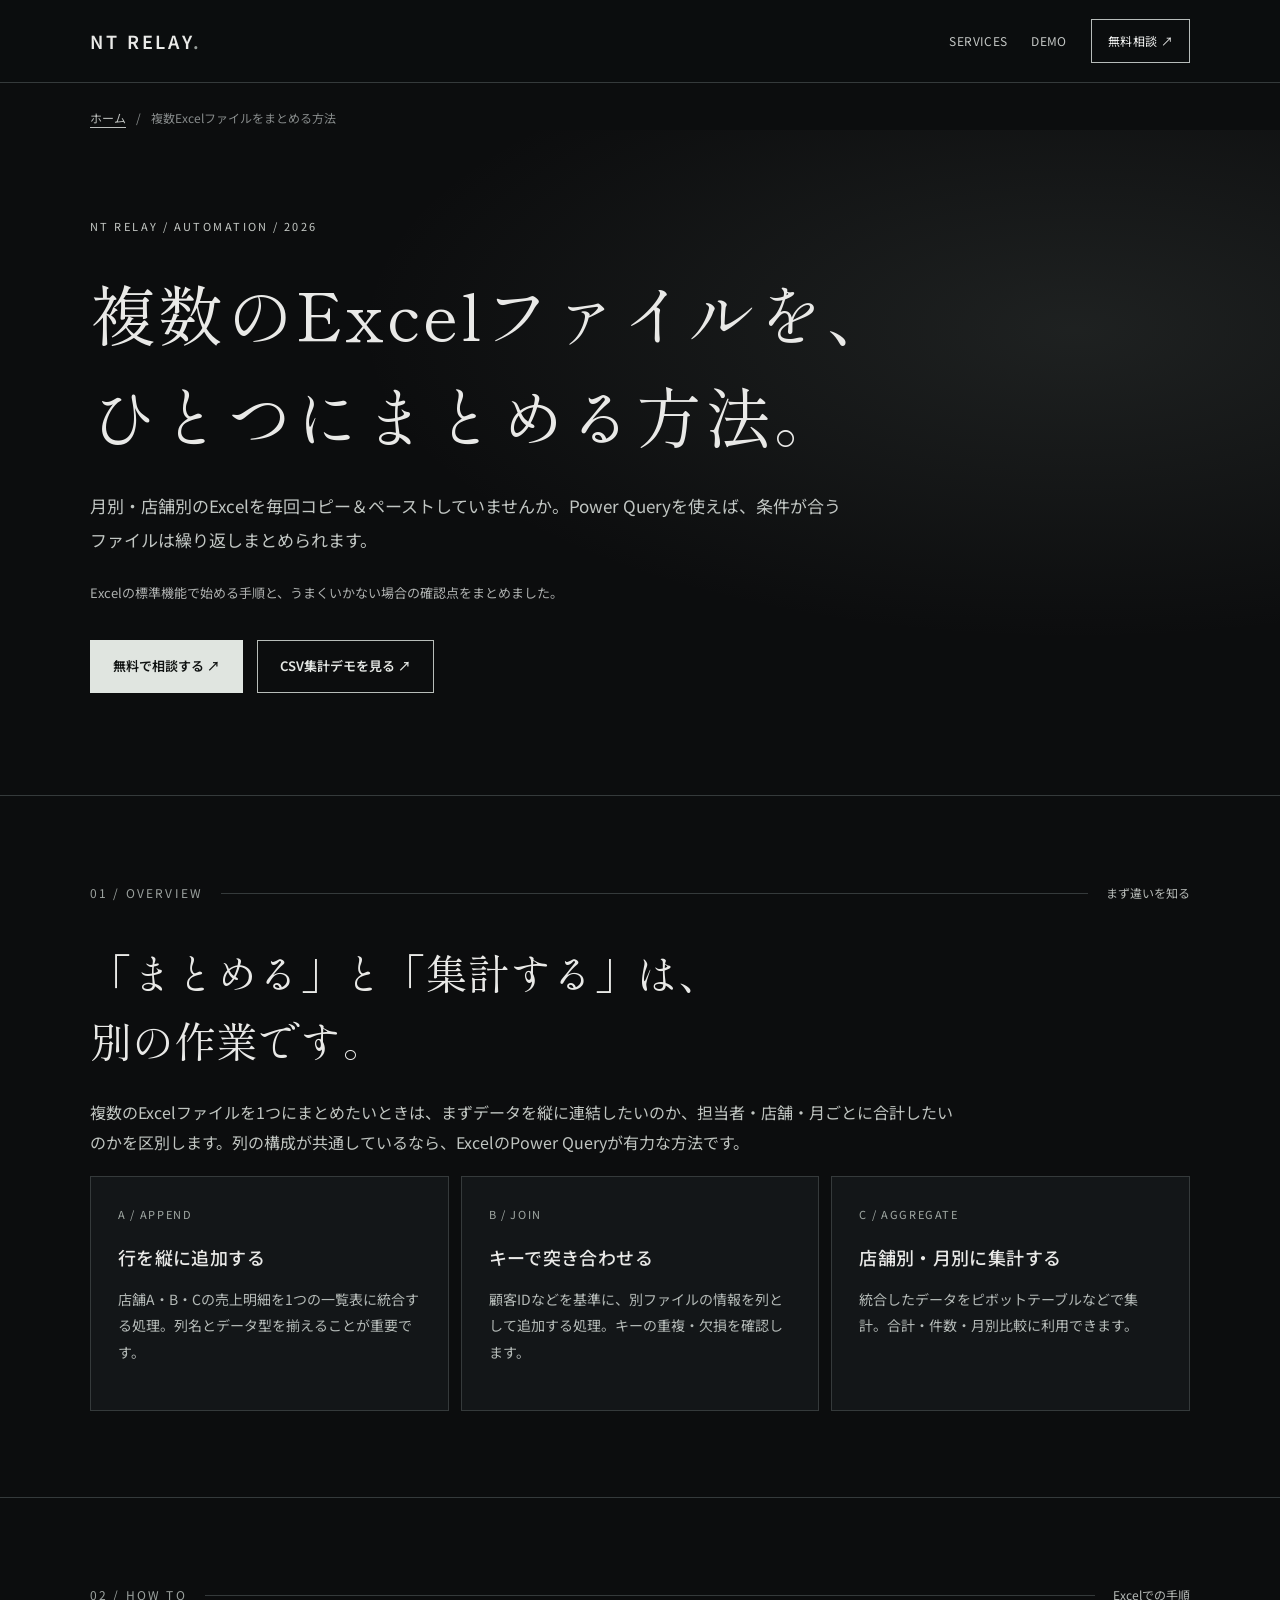
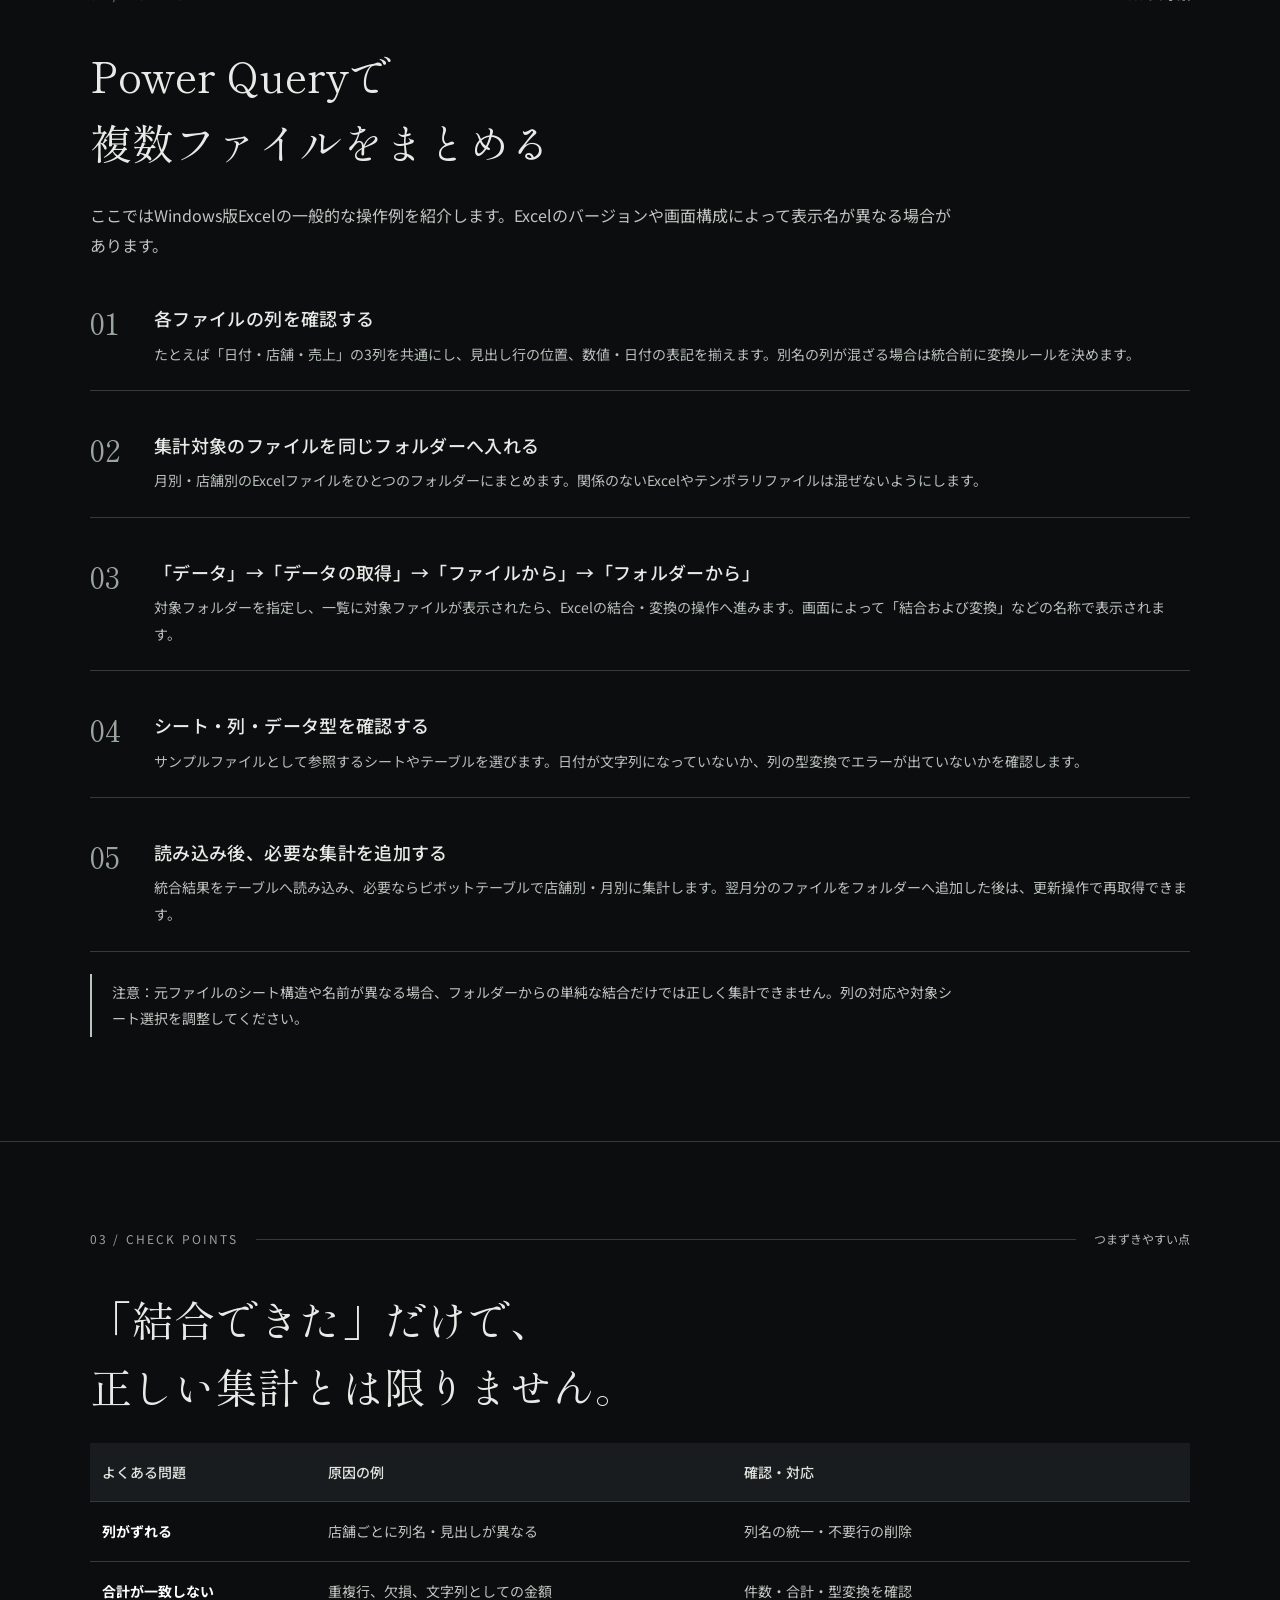
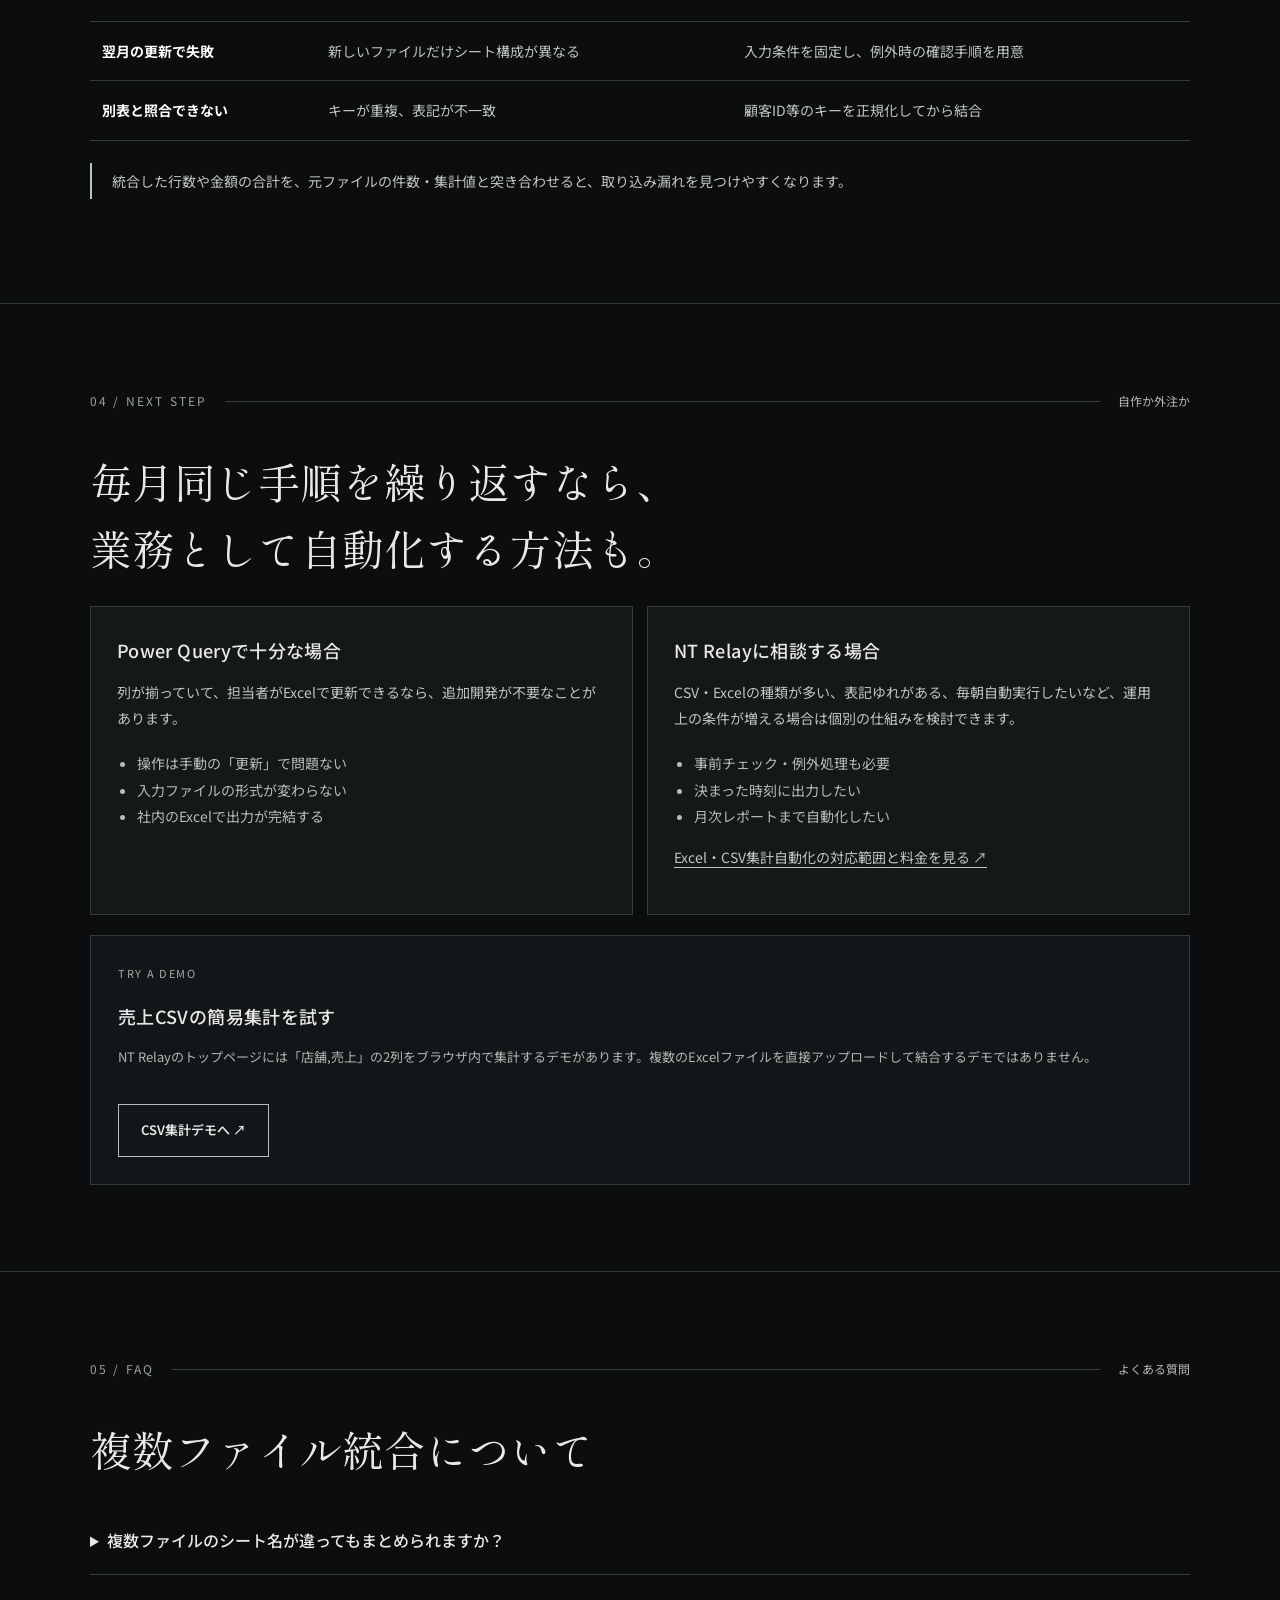
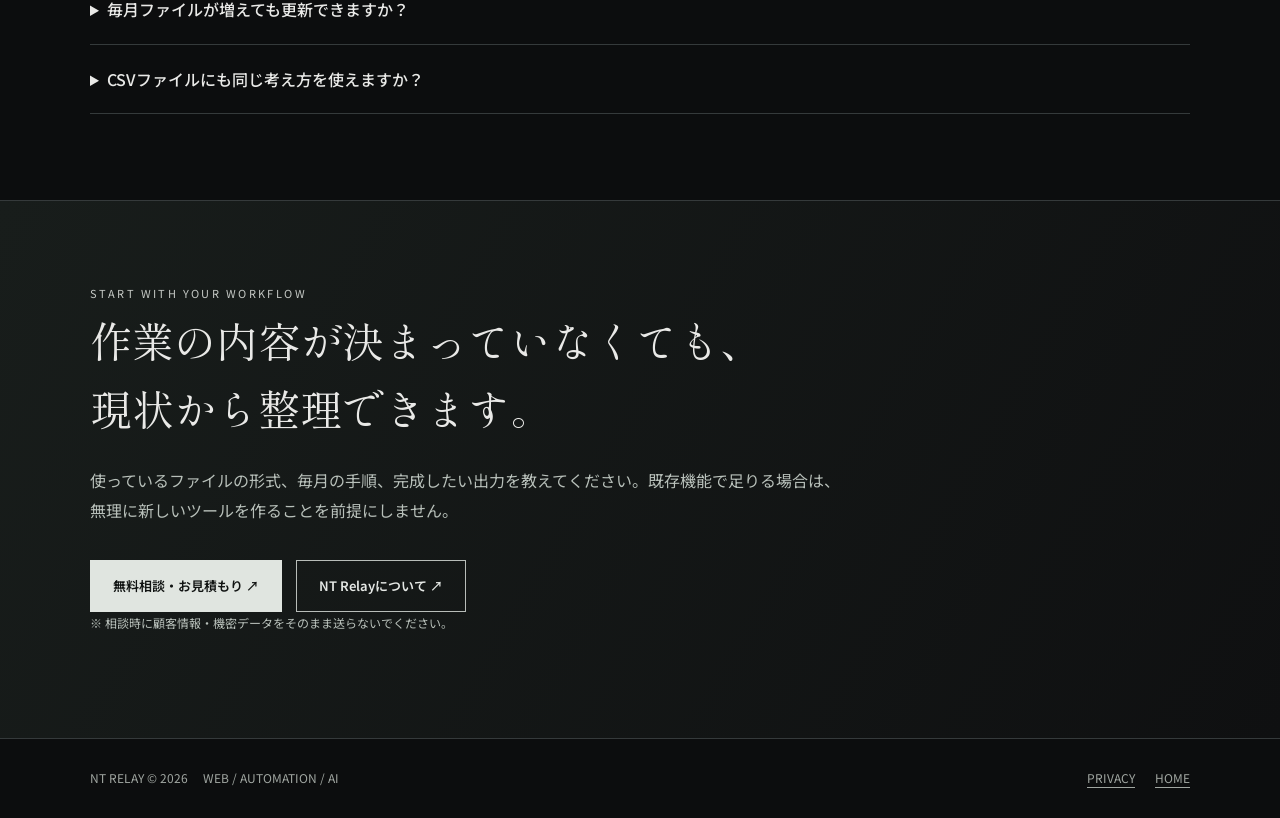
<file: excel-multiple-files/index.html>
<!doctype html>
<html lang="ja">
<head>
<meta charset="utf-8">
<meta name="viewport" content="width=device-width, initial-scale=1">
<meta name="theme-color" content="#0c0d0e">
<meta name="robots" content="index,follow">
<link rel="canonical" href="https://ntrelay.com/excel-multiple-files/">
<title>複数のExcelファイルをまとめる方法｜Power Queryで自動集計 | NT Relay</title>
<meta name="description" content="複数のExcelファイルを一つにまとめる方法を解説。Power Queryの「フォルダーから」読み込みによる結合手順、列ずれ・重複・集計ミスの防ぎ方、毎月の自動更新まで紹介します。手動の集計が負担になった場合の自動化・外注の判断ポイントも整理しています。">
<meta property="og:type" content="article">
<meta property="og:site_name" content="NT Relay">
<meta property="og:title" content="複数のExcelファイルをまとめる方法｜Power Queryで自動集計 | NT Relay">
<meta property="og:description" content="複数のExcelファイルを一つにまとめる方法を解説。Power Queryの「フォルダーから」読み込みによる結合手順、列ずれ・重複・集計ミスの防ぎ方、毎月の自動更新まで紹介します。手動の集計が負担になった場合の自動化・外注の判断ポイントも整理しています。">
<meta property="og:url" content="https://ntrelay.com/excel-multiple-files/">
<meta name="twitter:card" content="summary">
<link rel="preconnect" href="https://fonts.googleapis.com">
<link rel="preconnect" href="https://fonts.gstatic.com" crossorigin>
<link href="https://fonts.googleapis.com/css2?family=Noto+Sans+JP:wght@400;500;600&family=Shippori+Mincho:wght@400;500;600&display=swap" rel="stylesheet">
<script type="application/ld+json">{"@context":"https://schema.org","@type":"BreadcrumbList","itemListElement":[{"@type":"ListItem","position":1,"name":"ホーム","item":"https://ntrelay.com/"},{"@type":"ListItem","position":2,"name":"複数Excelファイルをまとめる方法","item":"https://ntrelay.com/excel-multiple-files/"}]}</script>
<style>
:root{color-scheme:dark;--bg:#0c0d0e;--fg:#e9e9e7;--muted:#aeb1b0;--dim:#878b8b;--line:#353a3b;--surface:#131618;--surface2:#191c1f;--accent:#e2e6e2;--serif:"Shippori Mincho",Georgia,serif;--sans:"Noto Sans JP",system-ui,sans-serif}
*{box-sizing:border-box}html{scroll-behavior:smooth;scroll-padding-top:76px}body{margin:0;background:var(--bg);color:var(--fg);font-family:var(--sans);font-weight:400;line-height:1.9}a{color:inherit;text-underline-offset:4px}a:hover{color:#fff}a:focus-visible{outline:2px solid #e2e6e2;outline-offset:4px}::selection{background:#626b66;color:white}.wrap{width:min(1100px,calc(100% - 44px));margin-inline:auto}.skip{position:absolute;top:-100px;left:10px;z-index:10;background:white;color:black;padding:12px}.skip:focus{top:10px}
header{border-bottom:1px solid var(--line);background:rgba(12,13,14,.96)}.head{min-height:82px;display:flex;align-items:center;gap:24px;justify-content:space-between}.brand{font-size:18px;letter-spacing:.16em;font-weight:600;text-decoration:none;white-space:nowrap}.brand em{font-style:normal;color:#969e9a}.nav{display:flex;gap:24px;align-items:center}.nav a{font-size:12px;letter-spacing:.03em;text-decoration:none;color:#c4c7c5}.nav .consult{border:1px solid #b7bcba;padding:10px 16px;color:#f4f5f4}.breadcrumb{display:flex;gap:10px;flex-wrap:wrap;padding:24px 0 0;color:var(--dim);font-size:12px}.breadcrumb a{color:#bcbfbd}.hero{padding:86px 0 102px;position:relative;overflow:hidden;border-bottom:1px solid var(--line);background:radial-gradient(ellipse at 84% 30%,rgba(120,132,126,.17),transparent 47%)}.overline,.eyebrow{font-size:11px;letter-spacing:.22em;color:#c5c9c5}.hero h1{font:400 clamp(35px,5.5vw,66px)/1.55 var(--serif);letter-spacing:.035em;max-width:930px;margin:24px 0}.lead{font-size:17px;color:#c1c6c3;max-width:760px;line-height:2}.sublead{color:var(--muted);font-size:13px;margin-top:24px}.actions{display:flex;gap:14px;flex-wrap:wrap;margin-top:34px}.button{display:inline-block;text-decoration:none;padding:13px 22px;border:1px solid #b8bdb9;font-size:13px;font-weight:600}.button.primary{background:#e0e5e0;color:#101312;border-color:#e0e5e0}.button.secondary{color:#e5e8e5}.button:hover{background:#cfd6cf;color:#0d0f0e}.stats{display:grid;grid-template-columns:repeat(3,1fr);gap:1px;background:var(--line);margin-top:42px;border:1px solid var(--line)}.stats div{background:#171a1c;padding:20px}.stats strong{display:block;font-family:var(--serif);font-size:27px;font-weight:400}.stats span{color:#a9aeab;font-size:12px}
section.content{padding:86px 0;border-bottom:1px solid var(--line)}.section-head{display:flex;align-items:center;gap:18px;margin-bottom:34px}.num{font-size:12px;letter-spacing:.18em;color:#9ca29f}.rule{height:1px;background:var(--line);flex:1}.section-head span:last-child{font-size:12px;color:#b5b9b6}h2{font:400 clamp(26px,3.4vw,42px)/1.6 var(--serif);margin:0 0 24px}h3{font-size:18px;font-weight:500;margin:0 0 12px;letter-spacing:.02em}p{margin:0 0 18px}section.content>div>p,.intro{max-width:870px;color:#c0c5c1}.cards{display:grid;grid-template-columns:repeat(3,minmax(0,1fr));gap:12px}.card,.note,.callout{background:var(--surface);border:1px solid var(--line);padding:27px}.card p,.note p{color:#b4bab7;font-size:14px}.kicker{color:#a2aaa5;font-size:11px;letter-spacing:.15em;display:block;margin-bottom:15px}.mini{font-size:13px;color:#afb6b1}.note{background:var(--surface2)}.twocol{display:grid;grid-template-columns:1.2fr .8fr;gap:22px;align-items:start}.tablebox{overflow-x:auto}.table{width:100%;border-collapse:collapse;min-width:520px}.table th,.table td{border-bottom:1px solid var(--line);padding:16px 12px;text-align:left;font-size:14px;vertical-align:top}.table th{color:#e1e5e0;font-weight:500;background:#191c1e}.table td{color:#bfc5c1}.table strong{color:white}.plainlist{list-style:none;padding:0;margin:20px 0;display:grid;gap:12px}.plainlist li{padding-left:22px;position:relative;color:#c0c5c1}.plainlist li:before{content:"—";position:absolute;left:0;color:#b6c2b9}.steps{display:grid;gap:14px}.step{display:grid;grid-template-columns:46px 1fr;gap:18px;padding:23px 0;border-bottom:1px solid var(--line)}.stepnum{font:400 30px/1.4 var(--serif);color:#9ba59f}.step h3{margin:0 0 5px}.step p{color:#b8c0bb;font-size:14px;margin:0}.compare{display:grid;grid-template-columns:repeat(2,minmax(0,1fr));gap:14px}.compare>div{padding:26px;background:#151819;border:1px solid var(--line)}.compare p{color:#c0c5c1;font-size:14px}.compare ul{color:#b5bdb8;font-size:14px;padding-left:20px}.fyi{border-left:2px solid #b9c6bb;padding:5px 0 5px 20px;color:#c4cdc6;font-size:14px;margin-top:22px}details{border-bottom:1px solid var(--line);padding:19px 0}summary{cursor:pointer;font-weight:500;padding-right:14px}details p{margin:14px 0 0;color:#b4bdb6;font-size:14px}.related{display:flex;flex-wrap:wrap;gap:12px}.related a{padding:16px 20px;border:1px solid var(--line);text-decoration:none;font-size:14px;background:#16191b}.cta{padding:75px 0 85px;text-align:left;background:linear-gradient(120deg,#181d1b,#0f1011);border-bottom:1px solid var(--line)}.cta h2{max-width:800px}.cta p{max-width:760px;color:#b8c0ba}footer{padding:28px 0;color:#a0a6a1;font-size:12px}.foot{display:flex;justify-content:space-between;gap:20px;flex-wrap:wrap}.foot a{margin-left:20px}.small{font-size:12px;color:#9ba49e}
@media(max-width:740px){.wrap{width:min(100% - 32px,1100px)}.head{min-height:68px;align-items:flex-start;padding:16px 0}.nav{gap:12px;flex-wrap:wrap;justify-content:flex-end}.nav a{font-size:11px}.nav a:nth-child(2){display:none}.nav .consult{padding:7px 10px}.hero{padding:54px 0 70px}.hero h1{font-size:clamp(33px,8.1vw,45px)}.lead{font-size:15px}.stats{grid-template-columns:1fr}.stats div{padding:15px}.stats strong{font-size:21px}section.content{padding:62px 0}.cards,.twocol,.compare{grid-template-columns:1fr}.card,.note,.callout{padding:20px}.step{grid-template-columns:34px 1fr;gap:12px}.stepnum{font-size:24px}footer .foot a{margin:0 16px 0 0}}
</style>
</head>
<body>
<a class="skip" href="#main">本文へ移動</a>
<header><div class="wrap head"><a class="brand" href="/" aria-label="NT Relay ホーム">NT RELAY<em>.</em></a><nav class="nav" aria-label="ページ内の移動"><a href="/#services">SERVICES</a><a href="/#demo">DEMO</a><a class="consult" href="/#contact">無料相談 ↗</a></nav></div></header>
<div class="wrap breadcrumb" aria-label="パンくずリスト"><a href="/">ホーム</a><span aria-hidden="true">/</span><span aria-current="page">複数Excelファイルをまとめる方法</span></div>
<main id="main">
<section class="hero"><div class="wrap"><div class="overline">NT RELAY / AUTOMATION / 2026</div><h1>複数のExcelファイルを、<br>ひとつにまとめる方法。</h1><p class="lead">月別・店舗別のExcelを毎回コピー＆ペーストしていませんか。Power Queryを使えば、条件が合うファイルは繰り返しまとめられます。</p><p class="sublead">Excelの標準機能で始める手順と、うまくいかない場合の確認点をまとめました。</p><div class="actions"><a class="button primary" href="/#contact">無料で相談する ↗</a><a class="button secondary" href="/#demo">CSV集計デモを見る ↗</a></div></div></section>

<section class="content" id="overview"><div class="wrap"><div class="section-head"><span class="num">01 / OVERVIEW</span><span class="rule"></span><span>まず違いを知る</span></div><h2>「まとめる」と「集計する」は、<br>別の作業です。</h2><p class="intro">複数のExcelファイルを1つにまとめたいときは、まずデータを縦に連結したいのか、担当者・店舗・月ごとに合計したいのかを区別します。列の構成が共通しているなら、ExcelのPower Queryが有力な方法です。</p><div class="cards">
<article class="card"><span class="kicker">A / APPEND</span><h3>行を縦に追加する</h3><p>店舗A・B・Cの売上明細を1つの一覧表に統合する処理。列名とデータ型を揃えることが重要です。</p></article>
<article class="card"><span class="kicker">B / JOIN</span><h3>キーで突き合わせる</h3><p>顧客IDなどを基準に、別ファイルの情報を列として追加する処理。キーの重複・欠損を確認します。</p></article>
<article class="card"><span class="kicker">C / AGGREGATE</span><h3>店舗別・月別に集計する</h3><p>統合したデータをピボットテーブルなどで集計。合計・件数・月別比較に利用できます。</p></article>
</div></div></section>
<section class="content" id="steps"><div class="wrap"><div class="section-head"><span class="num">02 / HOW TO</span><span class="rule"></span><span>Excelでの手順</span></div><h2>Power Queryで<br>複数ファイルをまとめる</h2><p class="intro">ここではWindows版Excelの一般的な操作例を紹介します。Excelのバージョンや画面構成によって表示名が異なる場合があります。</p><div class="steps">
<div class="step"><span class="stepnum">01</span><div><h3>各ファイルの列を確認する</h3><p>たとえば「日付・店舗・売上」の3列を共通にし、見出し行の位置、数値・日付の表記を揃えます。別名の列が混ざる場合は統合前に変換ルールを決めます。</p></div></div>
<div class="step"><span class="stepnum">02</span><div><h3>集計対象のファイルを同じフォルダーへ入れる</h3><p>月別・店舗別のExcelファイルをひとつのフォルダーにまとめます。関係のないExcelやテンポラリファイルは混ぜないようにします。</p></div></div>
<div class="step"><span class="stepnum">03</span><div><h3>「データ」→「データの取得」→「ファイルから」→「フォルダーから」</h3><p>対象フォルダーを指定し、一覧に対象ファイルが表示されたら、Excelの結合・変換の操作へ進みます。画面によって「結合および変換」などの名称で表示されます。</p></div></div>
<div class="step"><span class="stepnum">04</span><div><h3>シート・列・データ型を確認する</h3><p>サンプルファイルとして参照するシートやテーブルを選びます。日付が文字列になっていないか、列の型変換でエラーが出ていないかを確認します。</p></div></div>
<div class="step"><span class="stepnum">05</span><div><h3>読み込み後、必要な集計を追加する</h3><p>統合結果をテーブルへ読み込み、必要ならピボットテーブルで店舗別・月別に集計します。翌月分のファイルをフォルダーへ追加した後は、更新操作で再取得できます。</p></div></div>
</div><p class="fyi">注意：元ファイルのシート構造や名前が異なる場合、フォルダーからの単純な結合だけでは正しく集計できません。列の対応や対象シート選択を調整してください。</p></div></section>
<section class="content" id="pitfalls"><div class="wrap"><div class="section-head"><span class="num">03 / CHECK POINTS</span><span class="rule"></span><span>つまずきやすい点</span></div><h2>「結合できた」だけで、<br>正しい集計とは限りません。</h2><div class="tablebox"><table class="table"><thead><tr><th>よくある問題</th><th>原因の例</th><th>確認・対応</th></tr></thead><tbody><tr><td><strong>列がずれる</strong></td><td>店舗ごとに列名・見出しが異なる</td><td>列名の統一・不要行の削除</td></tr><tr><td><strong>合計が一致しない</strong></td><td>重複行、欠損、文字列としての金額</td><td>件数・合計・型変換を確認</td></tr><tr><td><strong>翌月の更新で失敗</strong></td><td>新しいファイルだけシート構成が異なる</td><td>入力条件を固定し、例外時の確認手順を用意</td></tr><tr><td><strong>別表と照合できない</strong></td><td>キーが重複、表記が不一致</td><td>顧客ID等のキーを正規化してから結合</td></tr></tbody></table></div><p class="fyi">統合した行数や金額の合計を、元ファイルの件数・集計値と突き合わせると、取り込み漏れを見つけやすくなります。</p></div></section>
<section class="content" id="when-to-outsource"><div class="wrap"><div class="section-head"><span class="num">04 / NEXT STEP</span><span class="rule"></span><span>自作か外注か</span></div><h2>毎月同じ手順を繰り返すなら、<br>業務として自動化する方法も。</h2><div class="compare"><div><h3>Power Queryで十分な場合</h3><p>列が揃っていて、担当者がExcelで更新できるなら、追加開発が不要なことがあります。</p><ul><li>操作は手動の「更新」で問題ない</li><li>入力ファイルの形式が変わらない</li><li>社内のExcelで出力が完結する</li></ul></div><div><h3>NT Relayに相談する場合</h3><p>CSV・Excelの種類が多い、表記ゆれがある、毎朝自動実行したいなど、運用上の条件が増える場合は個別の仕組みを検討できます。</p><ul><li>事前チェック・例外処理も必要</li><li>決まった時刻に出力したい</li><li>月次レポートまで自動化したい</li></ul><p><a href="/excel-automation/">Excel・CSV集計自動化の対応範囲と料金を見る ↗</a></p></div></div><div class="callout" style="margin-top:20px"><span class="kicker">TRY A DEMO</span><h3>売上CSVの簡易集計を試す</h3><p class="mini">NT Relayのトップページには「店舗,売上」の2列をブラウザ内で集計するデモがあります。複数のExcelファイルを直接アップロードして結合するデモではありません。</p><div class="actions"><a class="button secondary" href="/#demo">CSV集計デモへ ↗</a></div></div></div></section>
<section class="content" id="faq"><div class="wrap"><div class="section-head"><span class="num">05 / FAQ</span><span class="rule"></span><span>よくある質問</span></div><h2>複数ファイル統合について</h2>
<details><summary>複数ファイルのシート名が違ってもまとめられますか？</summary><p>可能な場合もありますが、単純な一括結合では対象シートの選択が合わないことがあります。シート名や列構造の違いを整理してから変換設定を調整します。</p></details>
<details><summary>毎月ファイルが増えても更新できますか？</summary><p>同じフォルダーに同形式のファイルが追加される運用なら、通常はPower Queryの更新で取り込めます。構造が変わる場合は確認が必要です。</p></details>
<details><summary>CSVファイルにも同じ考え方を使えますか？</summary><p>はい。CSVもフォルダーから読み込み、列を揃えて統合できます。ただし文字コード、区切り文字、ヘッダーの有無などを確認してください。</p></details>
</div></section>
<section class="cta"><div class="wrap"><span class="eyebrow">START WITH YOUR WORKFLOW</span><h2>作業の内容が決まっていなくても、<br>現状から整理できます。</h2><p>使っているファイルの形式、毎月の手順、完成したい出力を教えてください。既存機能で足りる場合は、無理に新しいツールを作ることを前提にしません。</p><div class="actions"><a class="button primary" href="/#contact">無料相談・お見積もり ↗</a><a class="button secondary" href="/">NT Relayについて ↗</a></div><p class="small">※ 相談時に顧客情報・機密データをそのまま送らないでください。</p></div></section>
</main>
<footer><div class="wrap foot"><span>NT RELAY © 2026　 WEB / AUTOMATION / AI</span><span><a href="/privacy/">PRIVACY</a><a href="/">HOME</a></span></div></footer>
</body></html>
</file>
<file: agentic-commerce/assets/site.css>
:root{color-scheme:dark;--bg:#0b0d0f;--panel:#141719;--panel2:#1a1e1e;--ink:#e9ece7;--muted:#a9b3af;--sub:#8e9a95;--line:#343e3b;--accent:#b5d7c5;--content:1120px}
*{box-sizing:border-box}html{scroll-behavior:smooth;scroll-padding-top:88px}body{margin:0;background:var(--bg);color:var(--ink);font:400 15px/1.95 'Noto Sans JP','Hiragino Kaku Gothic ProN',sans-serif;-webkit-font-smoothing:antialiased}
a{color:inherit;text-decoration:none}a:hover{color:var(--accent)}a:focus-visible,summary:focus-visible{outline:2px solid var(--accent);outline-offset:5px}::selection{background:#547a68;color:#fff}
.skip{position:absolute;left:12px;top:-70px;background:#fff;color:#111;z-index:99;padding:8px 16px}.skip:focus{top:10px}
.wrap{max-width:var(--content);padding:0 34px;margin:0 auto}.bar{border-bottom:1px solid var(--line);background:#0c0e10e8;backdrop-filter:blur(12px);position:sticky;top:0;z-index:20}
.bar .wrap{display:flex;align-items:center;justify-content:space-between;min-height:75px;gap:26px}.brand{font:600 18px/1 'Manrope',sans-serif;letter-spacing:.16em;white-space:nowrap}.brand b{color:var(--accent);font-weight:600}.nav{display:flex;gap:25px;align-items:center}.nav a{font-size:12px;letter-spacing:.03em;color:#c2cbc6}.nav a[aria-current=page]{color:var(--accent)}.nav .nav-contact{padding:9px 15px;border:1px solid #64776e;color:var(--ink)}
.topline{display:flex;gap:10px;align-items:center;font:600 11px/1.4 'Manrope',sans-serif;letter-spacing:.15em;color:var(--accent)}.topline:before{content:"";width:32px;height:1px;background:var(--accent)}
.hero{border-bottom:1px solid var(--line);position:relative;overflow:hidden}.hero:after{content:"";position:absolute;top:-210px;right:-100px;width:600px;height:600px;border-radius:50%;background:radial-gradient(circle,#7db69a11 1%,transparent 69%);pointer-events:none}
.hero .wrap{padding-top:88px;padding-bottom:82px;display:grid;grid-template-columns:1.35fr .65fr;gap:64px;align-items:center;position:relative;z-index:1}
h1,h2,h3,p{margin-top:0}h1{font-size:clamp(34px,4.8vw,58px);line-height:1.52;letter-spacing:.025em;font-weight:500;margin:26px 0 24px}h1 em{font-family:'Shippori Mincho',serif;font-style:normal;color:var(--accent)}.lead{color:#c2cbc6;font-size:15px;max-width:650px;line-height:2.15;margin-bottom:30px}
.actions{display:flex;gap:14px;flex-wrap:wrap;align-items:center}.button{display:inline-flex;justify-content:center;align-items:center;gap:22px;border:1px solid #cadad0;background:#c6d9cc;color:#0b1810;padding:13px 22px;font-size:13px;font-weight:600;transition:.2s}.button:hover{background:transparent;color:var(--accent)}.button.ghost{background:transparent;color:var(--ink);border-color:#606f68}.button.ghost:hover{border-color:var(--accent);color:var(--accent)}
.note{color:var(--sub);font-size:12px;margin:16px 0 0}.status-panel{border:1px solid var(--line);background:linear-gradient(150deg,#17221c,#0e1211 65%);padding:28px}.status-panel .mini{font:600 11px 'Manrope',sans-serif;color:var(--accent);letter-spacing:.17em}.flow-unit{display:flex;align-items:center;justify-content:space-between;border-bottom:1px solid #41534b;padding:15px 0;gap:14px;font-size:13px}.flow-unit:last-child{border:0}.flow-unit .num{font:400 24px 'Manrope',sans-serif;color:#668474}.flow-unit strong{font-weight:500;flex:1}.flow-unit .arrow{color:var(--accent)}
.breadcrumb{font-size:11px;color:var(--sub);margin:25px 0 -25px}.breadcrumb a{text-decoration:underline;text-underline-offset:4px}
main section{padding:76px 0;border-bottom:1px solid var(--line)}.section-head{max-width:770px;margin-bottom:33px}.eyebrow{font:600 11px 'Manrope',sans-serif;color:var(--accent);letter-spacing:.16em}.section-head h2,h2.section-title{font:500 clamp(27px,3vw,40px)/1.6 'Shippori Mincho','Noto Sans JP',serif;margin:13px 0 13px}.section-head p{color:var(--muted);max-width:760px}.prose{max-width:800px;color:#c8d0cc}.prose p{margin:0 0 20px}.prose strong{color:var(--ink)}
.grid{display:grid;grid-template-columns:repeat(2,minmax(0,1fr));gap:14px}.grid.three{grid-template-columns:repeat(3,minmax(0,1fr))}.tile{border:1px solid var(--line);background:var(--panel);padding:27px 28px}.tile .tile-num{font:400 27px 'Manrope',sans-serif;color:var(--accent);margin-bottom:10px}.tile h3{font-weight:500;font-size:17px;margin-bottom:10px;line-height:1.6}.tile p{color:var(--muted);font-size:13px;line-height:1.95;margin:0}.tile .link{font-size:12px;color:var(--accent);display:inline-block;margin-top:17px;text-decoration:underline;text-underline-offset:4px}
.table-scroll{overflow-x:auto;border:1px solid var(--line)}table{border-collapse:collapse;width:100%;min-width:580px;text-align:left}th,td{padding:18px 20px;border-bottom:1px solid var(--line);vertical-align:top}tr:last-child td{border-bottom:0}th{font-size:12px;letter-spacing:.025em;color:var(--accent);background:#1a2420;font-weight:600}td{font-size:13px;color:#cad4cd}td strong{font-weight:500;color:var(--ink)}
.steps{list-style:none;margin:0;padding:0;counter-reset:step}.steps li{position:relative;border-top:1px solid var(--line);padding:24px 18px 24px 70px;counter-increment:step}.steps li:last-child{border-bottom:1px solid var(--line)}.steps li:before{content:"0" counter(step);position:absolute;left:10px;top:26px;font:500 19px 'Manrope',sans-serif;color:var(--accent)}.steps strong{font-size:16px;font-weight:500}.steps p{color:var(--muted);font-size:13px;margin:7px 0 0}
.callout{border:1px solid #667d71;background:linear-gradient(145deg,#1b3025,#111914);padding:31px 35px}.callout h3{font-size:19px;font-weight:500;margin-bottom:9px}.callout p{font-size:13px;color:#c4d7ca;margin-bottom:0}.callout.warning{border-color:#715c3f;background:#211d17}.callout.warning p{color:#d1c6b7}
.checklist{list-style:none;margin:0;padding:0;display:grid;grid-template-columns:1fr 1fr;gap:10px}.checklist li{background:var(--panel);border:1px solid var(--line);padding:17px 20px;font-size:14px}.checklist li:before{content:"✓";color:var(--accent);margin-right:12px}
.faq details{border-top:1px solid var(--line);padding:19px 4px}.faq details:last-child{border-bottom:1px solid var(--line)}.faq summary{cursor:pointer;font-weight:500;font-size:15px;list-style:none;display:flex;justify-content:space-between;gap:20px}.faq summary:after{content:"＋";color:var(--accent)}.faq details[open] summary:after{content:"－"}.faq p{font-size:13px;color:var(--muted);margin:13px 34px 5px 0}
.sources{font-size:12px;color:var(--muted)}.sources li{margin:9px 0;overflow-wrap:anywhere}.sources a{text-decoration:underline;text-underline-offset:3px}
.cta{padding:80px 0 90px;background:#101a14}.cta-inner{display:grid;grid-template-columns:1.15fr .85fr;gap:35px;align-items:center}.cta h2{font:500 37px/1.6 'Shippori Mincho',serif;margin:15px 0}.cta p{color:var(--muted);font-size:14px}.cta .button{width:100%}
.foot{border-top:1px solid var(--line);padding:25px 0 35px}.foot-inner{display:flex;justify-content:space-between;gap:18px;flex-wrap:wrap;color:var(--sub);font-size:11px}.foot a{text-decoration:underline;text-underline-offset:3px}.updated{color:var(--sub);font-size:11px;margin-top:24px}
@media(max-width:800px){.wrap{padding:0 21px}.bar .wrap{align-items:flex-start;flex-wrap:wrap;min-height:0;padding-top:18px;padding-bottom:14px;gap:13px}.nav{width:100%;gap:13px;justify-content:space-between;flex-wrap:wrap}.nav a{font-size:11px}.nav .nav-contact{padding:6px 10px}.hero .wrap{padding-top:50px;padding-bottom:58px;grid-template-columns:1fr;gap:38px}h1{font-size:clamp(33px,8vw,48px)}.grid,.grid.three,.checklist,.cta-inner{grid-template-columns:1fr}.status-panel{max-width:480px}main section{padding:55px 0}.tile{padding:22px}.cta{padding:55px 0}.cta h2{font-size:30px}}
@media(prefers-reduced-motion:reduce){html{scroll-behavior:auto}.button{transition:none}}
</file>
<file: ai-commerce-check/assets/check.css>
:root{color-scheme:dark;--bg:#0b0d0f;--panel:#141719;--panel2:#1a1e1e;--ink:#e9ece7;--muted:#a9b3af;--sub:#8e9a95;--line:#343e3b;--accent:#b5d7c5;--content:1120px}
*{box-sizing:border-box}html{scroll-behavior:smooth;scroll-padding-top:88px}body{margin:0;background:var(--bg);color:var(--ink);font:400 15px/1.95 'Noto Sans JP','Hiragino Kaku Gothic ProN',sans-serif;-webkit-font-smoothing:antialiased}
a{color:inherit;text-decoration:none}a:hover{color:var(--accent)}a:focus-visible,summary:focus-visible{outline:2px solid var(--accent);outline-offset:5px}::selection{background:#547a68;color:#fff}
.skip{position:absolute;left:12px;top:-70px;background:#fff;color:#111;z-index:99;padding:8px 16px}.skip:focus{top:10px}
.wrap{max-width:var(--content);padding:0 34px;margin:0 auto}.bar{border-bottom:1px solid var(--line);background:#0c0e10e8;backdrop-filter:blur(12px);position:sticky;top:0;z-index:20}
.bar .wrap{display:flex;align-items:center;justify-content:space-between;min-height:75px;gap:26px}.brand{font:600 18px/1 'Manrope',sans-serif;letter-spacing:.16em;white-space:nowrap}.brand b{color:var(--accent);font-weight:600}.nav{display:flex;gap:25px;align-items:center}.nav a{font-size:12px;letter-spacing:.03em;color:#c2cbc6}.nav a[aria-current=page]{color:var(--accent)}.nav .nav-contact{padding:9px 15px;border:1px solid #64776e;color:var(--ink)}
.topline{display:flex;gap:10px;align-items:center;font:600 11px/1.4 'Manrope',sans-serif;letter-spacing:.15em;color:var(--accent)}.topline:before{content:"";width:32px;height:1px;background:var(--accent)}
.hero{border-bottom:1px solid var(--line);position:relative;overflow:hidden}.hero:after{content:"";position:absolute;top:-210px;right:-100px;width:600px;height:600px;border-radius:50%;background:radial-gradient(circle,#7db69a11 1%,transparent 69%);pointer-events:none}
.hero .wrap{padding-top:88px;padding-bottom:82px;display:grid;grid-template-columns:1.35fr .65fr;gap:64px;align-items:center;position:relative;z-index:1}
h1,h2,h3,p{margin-top:0}h1{font-size:clamp(34px,4.8vw,58px);line-height:1.52;letter-spacing:.025em;font-weight:500;margin:26px 0 24px}h1 em{font-family:'Shippori Mincho',serif;font-style:normal;color:var(--accent)}.lead{color:#c2cbc6;font-size:15px;max-width:650px;line-height:2.15;margin-bottom:30px}
.actions{display:flex;gap:14px;flex-wrap:wrap;align-items:center}.button{display:inline-flex;justify-content:center;align-items:center;gap:22px;border:1px solid #cadad0;background:#c6d9cc;color:#0b1810;padding:13px 22px;font-size:13px;font-weight:600;transition:.2s}.button:hover{background:transparent;color:var(--accent)}.button.ghost{background:transparent;color:var(--ink);border-color:#606f68}.button.ghost:hover{border-color:var(--accent);color:var(--accent)}
.note{color:var(--sub);font-size:12px;margin:16px 0 0}.status-panel{border:1px solid var(--line);background:linear-gradient(150deg,#17221c,#0e1211 65%);padding:28px}.status-panel .mini{font:600 11px 'Manrope',sans-serif;color:var(--accent);letter-spacing:.17em}.flow-unit{display:flex;align-items:center;justify-content:space-between;border-bottom:1px solid #41534b;padding:15px 0;gap:14px;font-size:13px}.flow-unit:last-child{border:0}.flow-unit .num{font:400 24px 'Manrope',sans-serif;color:#668474}.flow-unit strong{font-weight:500;flex:1}.flow-unit .arrow{color:var(--accent)}
.breadcrumb{font-size:11px;color:var(--sub);margin:25px 0 -25px}.breadcrumb a{text-decoration:underline;text-underline-offset:4px}
main section{padding:76px 0;border-bottom:1px solid var(--line)}.section-head{max-width:770px;margin-bottom:33px}.eyebrow{font:600 11px 'Manrope',sans-serif;color:var(--accent);letter-spacing:.16em}.section-head h2,h2.section-title{font:500 clamp(27px,3vw,40px)/1.6 'Shippori Mincho','Noto Sans JP',serif;margin:13px 0 13px}.section-head p{color:var(--muted);max-width:760px}.prose{max-width:800px;color:#c8d0cc}.prose p{margin:0 0 20px}.prose strong{color:var(--ink)}
.grid{display:grid;grid-template-columns:repeat(2,minmax(0,1fr));gap:14px}.grid.three{grid-template-columns:repeat(3,minmax(0,1fr))}.tile{border:1px solid var(--line);background:var(--panel);padding:27px 28px}.tile .tile-num{font:400 27px 'Manrope',sans-serif;color:var(--accent);margin-bottom:10px}.tile h3{font-weight:500;font-size:17px;margin-bottom:10px;line-height:1.6}.tile p{color:var(--muted);font-size:13px;line-height:1.95;margin:0}.tile .link{font-size:12px;color:var(--accent);display:inline-block;margin-top:17px;text-decoration:underline;text-underline-offset:4px}
.table-scroll{overflow-x:auto;border:1px solid var(--line)}table{border-collapse:collapse;width:100%;min-width:580px;text-align:left}th,td{padding:18px 20px;border-bottom:1px solid var(--line);vertical-align:top}tr:last-child td{border-bottom:0}th{font-size:12px;letter-spacing:.025em;color:var(--accent);background:#1a2420;font-weight:600}td{font-size:13px;color:#cad4cd}td strong{font-weight:500;color:var(--ink)}
.steps{list-style:none;margin:0;padding:0;counter-reset:step}.steps li{position:relative;border-top:1px solid var(--line);padding:24px 18px 24px 70px;counter-increment:step}.steps li:last-child{border-bottom:1px solid var(--line)}.steps li:before{content:"0" counter(step);position:absolute;left:10px;top:26px;font:500 19px 'Manrope',sans-serif;color:var(--accent)}.steps strong{font-size:16px;font-weight:500}.steps p{color:var(--muted);font-size:13px;margin:7px 0 0}
.callout{border:1px solid #667d71;background:linear-gradient(145deg,#1b3025,#111914);padding:31px 35px}.callout h3{font-size:19px;font-weight:500;margin-bottom:9px}.callout p{font-size:13px;color:#c4d7ca;margin-bottom:0}.callout.warning{border-color:#715c3f;background:#211d17}.callout.warning p{color:#d1c6b7}
.checklist{list-style:none;margin:0;padding:0;display:grid;grid-template-columns:1fr 1fr;gap:10px}.checklist li{background:var(--panel);border:1px solid var(--line);padding:17px 20px;font-size:14px}.checklist li:before{content:"✓";color:var(--accent);margin-right:12px}
.faq details{border-top:1px solid var(--line);padding:19px 4px}.faq details:last-child{border-bottom:1px solid var(--line)}.faq summary{cursor:pointer;font-weight:500;font-size:15px;list-style:none;display:flex;justify-content:space-between;gap:20px}.faq summary:after{content:"＋";color:var(--accent)}.faq details[open] summary:after{content:"－"}.faq p{font-size:13px;color:var(--muted);margin:13px 34px 5px 0}
.sources{font-size:12px;color:var(--muted)}.sources li{margin:9px 0;overflow-wrap:anywhere}.sources a{text-decoration:underline;text-underline-offset:3px}
.cta{padding:80px 0 90px;background:#101a14}.cta-inner{display:grid;grid-template-columns:1.15fr .85fr;gap:35px;align-items:center}.cta h2{font:500 37px/1.6 'Shippori Mincho',serif;margin:15px 0}.cta p{color:var(--muted);font-size:14px}.cta .button{width:100%}
.foot{border-top:1px solid var(--line);padding:25px 0 35px}.foot-inner{display:flex;justify-content:space-between;gap:18px;flex-wrap:wrap;color:var(--sub);font-size:11px}.foot a{text-decoration:underline;text-underline-offset:3px}.updated{color:var(--sub);font-size:11px;margin-top:24px}
@media(max-width:800px){.wrap{padding:0 21px}.bar .wrap{align-items:flex-start;flex-wrap:wrap;min-height:0;padding-top:18px;padding-bottom:14px;gap:13px}.nav{width:100%;gap:13px;justify-content:space-between;flex-wrap:wrap}.nav a{font-size:11px}.nav .nav-contact{padding:6px 10px}.hero .wrap{padding-top:50px;padding-bottom:58px;grid-template-columns:1fr;gap:38px}h1{font-size:clamp(33px,8vw,48px)}.grid,.grid.three,.checklist,.cta-inner{grid-template-columns:1fr}.status-panel{max-width:480px}main section{padding:55px 0}.tile{padding:22px}.cta{padding:55px 0}.cta h2{font-size:30px}}
@media(prefers-reduced-motion:reduce){html{scroll-behavior:auto}.button{transition:none}}
/* URL check styles */

.check-hero .wrap{padding-top:65px;padding-bottom:74px}
.check-section{background:#101514}
.check-section .section-head{margin-bottom:20px}
.check-form{max-width:920px;border:1px solid #4c6356;background:#17231c;padding:30px;position:relative}
.check-form label{display:block;font-size:12px;letter-spacing:.03em;font-weight:500;margin:0 0 12px;color:#d9e9df}
.check-fields{display:flex;align-items:stretch;gap:12px}
.check-fields input{flex:1;min-width:0;color:#f3faf5;background:#0d1310;border:1px solid #536d5c;outline:none;padding:16px 18px;font:400 14px/1.5 'Manrope','Noto Sans JP',sans-serif}
.check-fields input:focus{border-color:var(--accent);box-shadow:0 0 0 2px #a9d7b229}
.check-fields input::placeholder{color:#829587}
.check-fields .button{cursor:pointer;white-space:nowrap;min-width:160px}
.check-fields .button[disabled]{opacity:.6;cursor:wait}
.field-note{margin:12px 0 0;color:#a5b4a9;font-size:12px;line-height:1.75}
.check-message{min-height:29px;max-width:920px;margin:16px 0 0;color:#c5dfcd;font-size:13px}
.check-message.error{color:#f4c0ab}
.results{margin-top:32px;border-top:1px solid #4d6056;border-bottom:0;padding-top:35px}
.results[hidden]{display:none!important}
.results-head{display:flex;justify-content:space-between;gap:30px;align-items:start;flex-wrap:wrap}
.results-head h2{font-size:30px;margin:10px 0 8px;line-height:1.5}
.result-domain{color:#d4e6d8;font-family:'Manrope','Noto Sans JP',sans-serif;word-break:break-all;margin:0}
.results-head .button{cursor:pointer}
.metrics{display:grid;grid-template-columns:repeat(3,minmax(0,1fr));gap:1px;background:#40534a;border:1px solid #40534a;max-width:850px;margin-top:22px}
.metric{background:#16221b;padding:19px 22px;display:flex;flex-direction:column;gap:3px}
.metric strong{font:500 35px/1.3 'Manrope',sans-serif;color:#c5e2ce}
.metric span{font-size:11px;color:#a4c3af}
.check-list{margin-top:26px;display:grid;grid-template-columns:repeat(2,minmax(0,1fr));gap:13px}
.check-item{border:1px solid #394d40;background:#111b16;padding:20px}
.check-item h3{font:500 15px/1.6 'Noto Sans JP',sans-serif;margin:9px 0 8px}
.check-item p{font-size:12px;line-height:1.8;color:#c6d0c8;margin:0 0 10px}
.check-item small{display:block;color:#97b1a0;font-size:11px;line-height:1.75}
.check-item small:empty{display:none}
.check-chip{display:inline-flex;align-items:center;gap:7px;border:1px solid #607a67;color:#bdd9c4;font-size:10px;letter-spacing:.03em;padding:4px 9px}
.check-chip[data-status=attention]{border-color:#a68b60;color:#ecd4a9}
.check-chip[data-status=unknown]{border-color:#5e6c68;color:#b0c0b8}
.report-note{margin-top:27px;padding:24px 28px;background:#1e211b;border:1px solid #615c45}
.report-note h3{font-size:15px;font-weight:500;margin-bottom:9px}
.report-note ul{padding-left:19px;color:#bdc5b6;font-size:12px;line-height:1.9;margin:0}
.result-cta{margin-top:27px}
.result-cta .button{cursor:pointer}
@media(max-width:800px){.check-hero .wrap{padding-top:47px;padding-bottom:54px}.check-form{padding:20px}.check-fields{flex-direction:column}.check-fields input{width:100%;font-size:13px}.check-fields .button{width:100%}.metrics{grid-template-columns:repeat(3,minmax(0,1fr))}.metric{padding:13px}.metric strong{font-size:28px}.metric span{font-size:10px}.check-list{grid-template-columns:1fr}.results-head h2{font-size:26px}}
</file>
